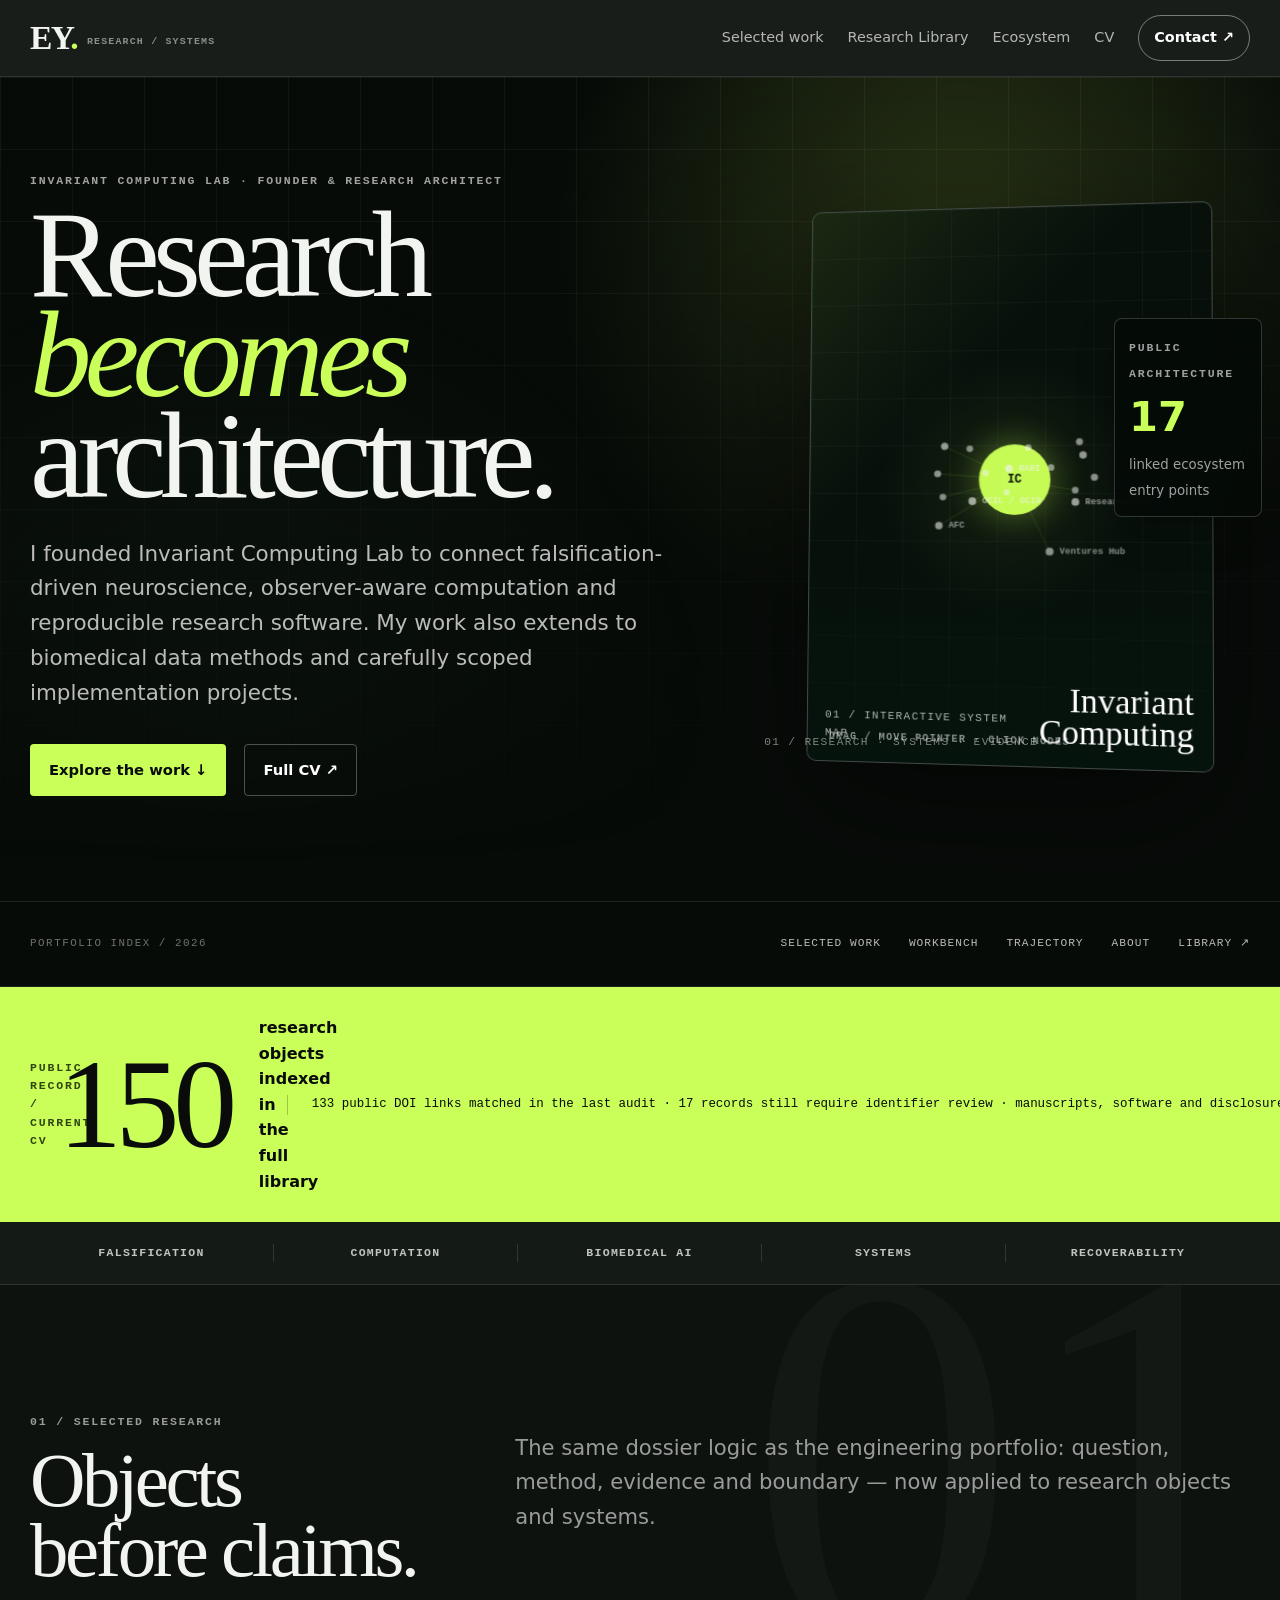
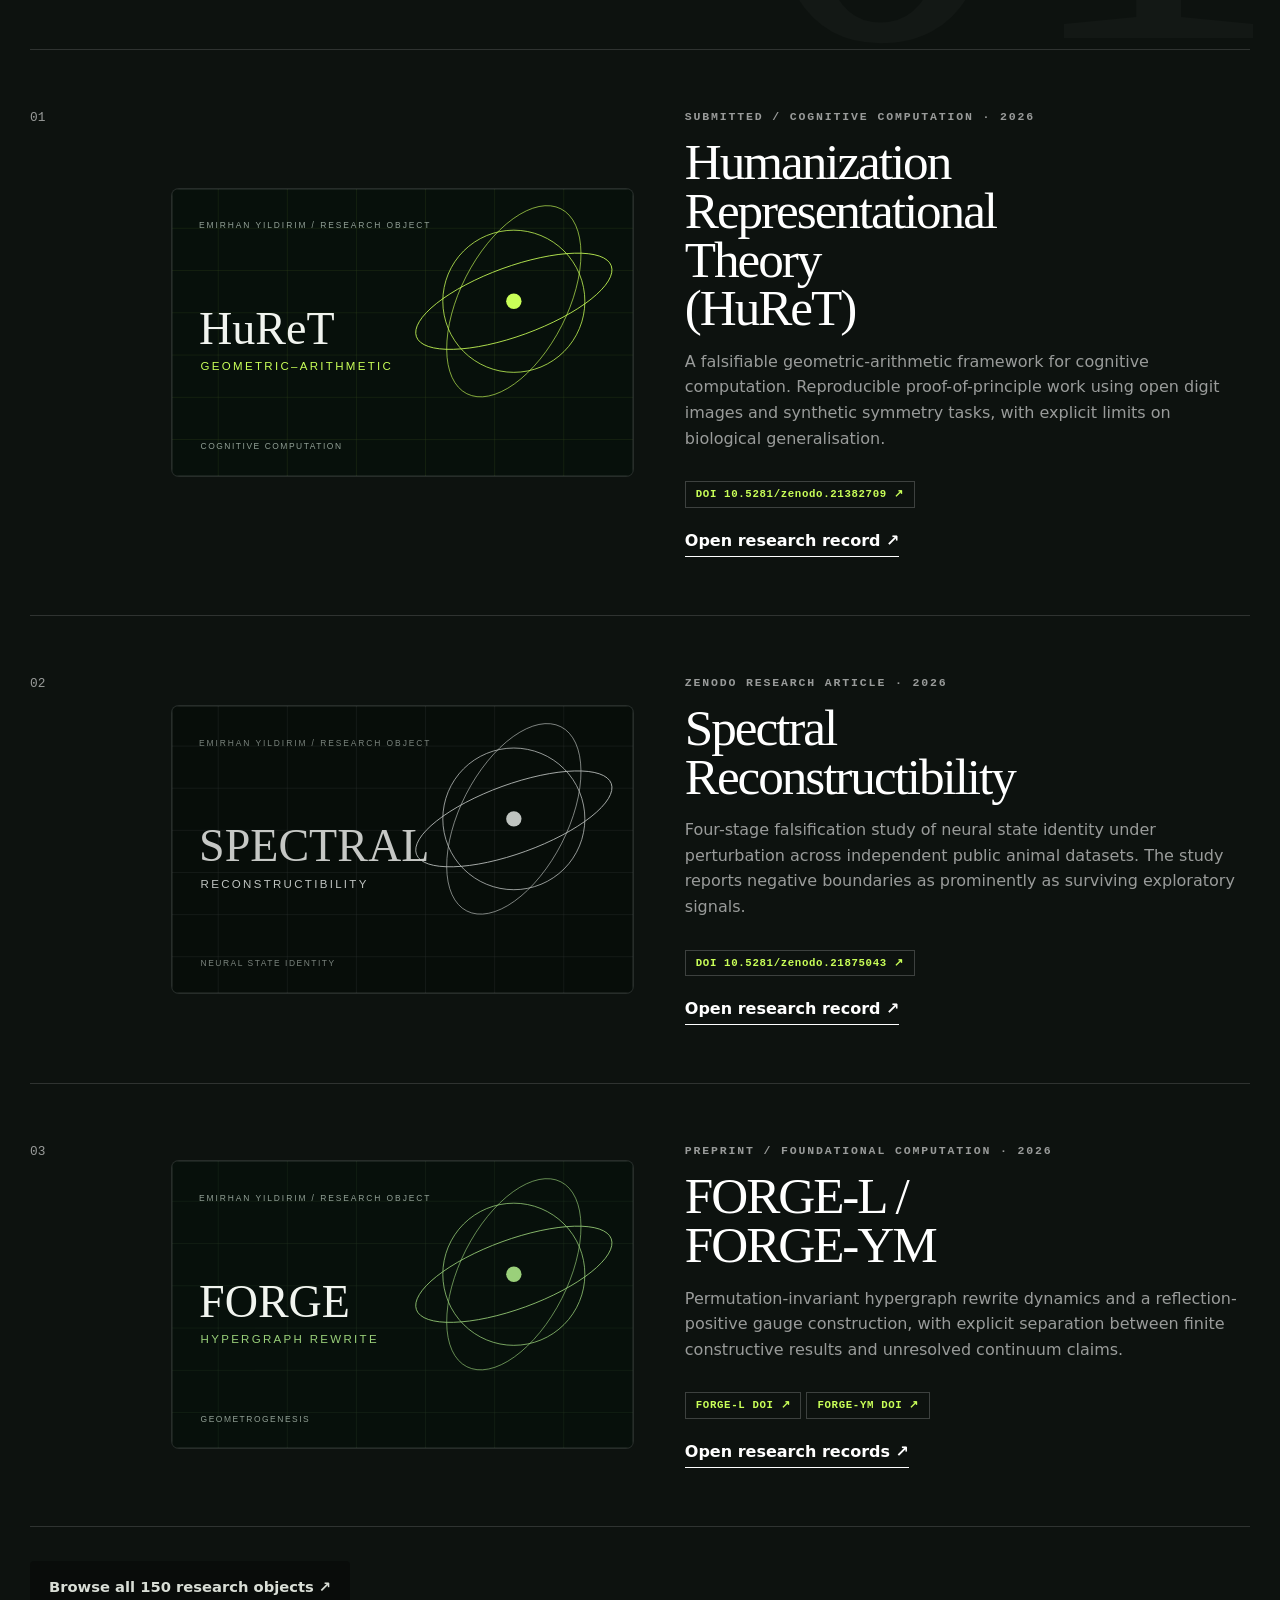
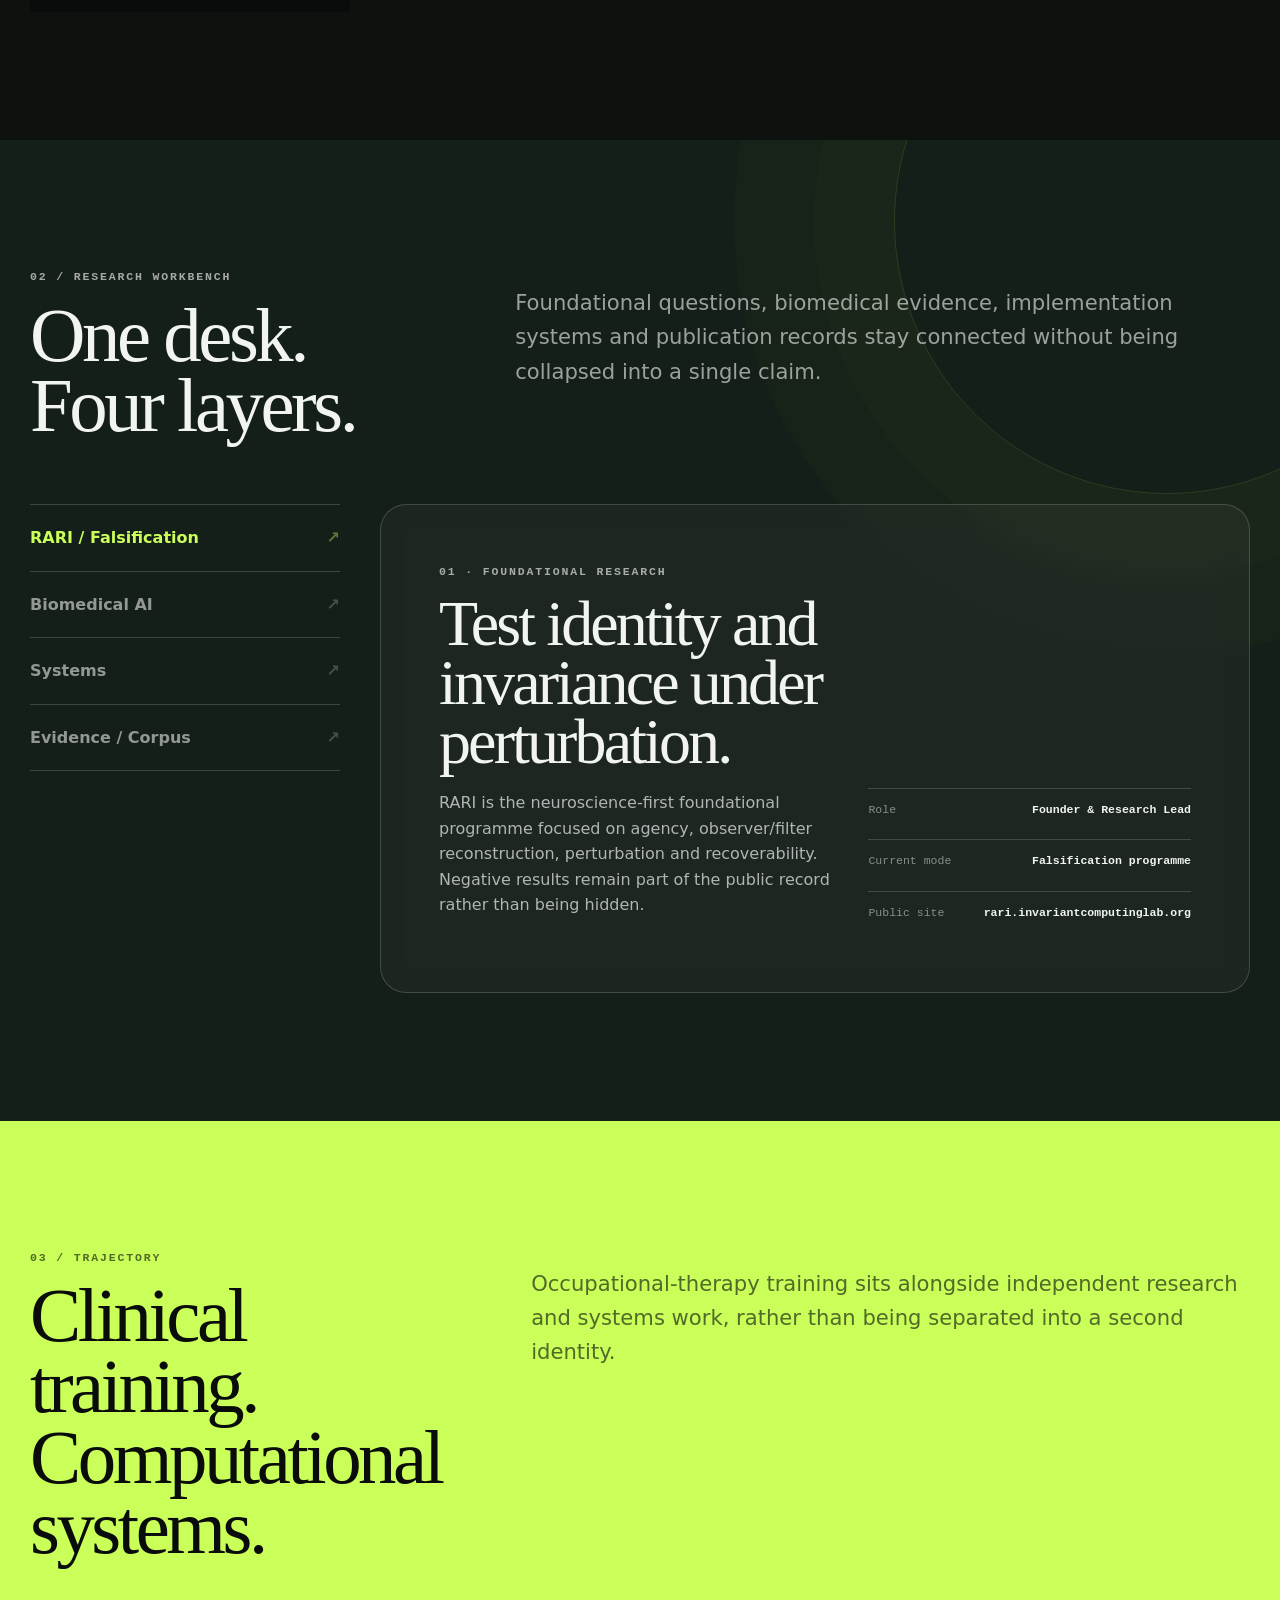
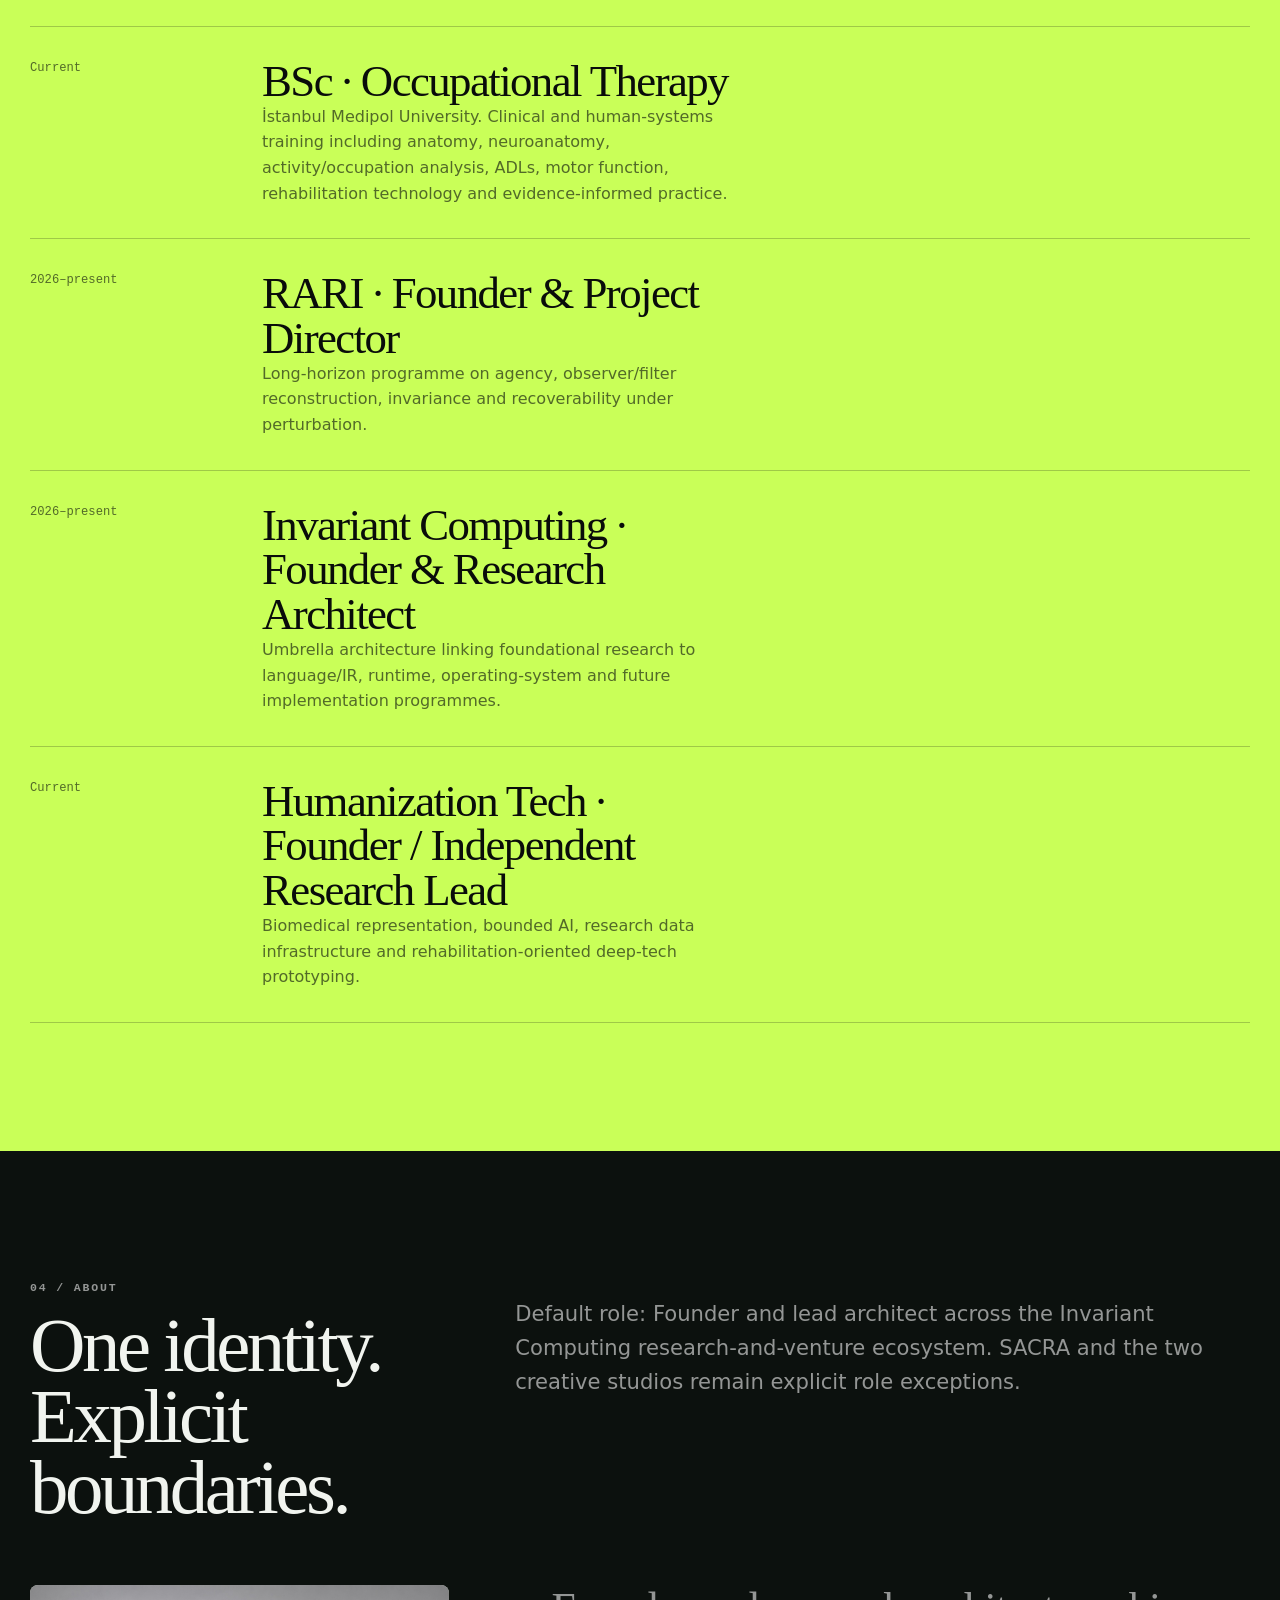
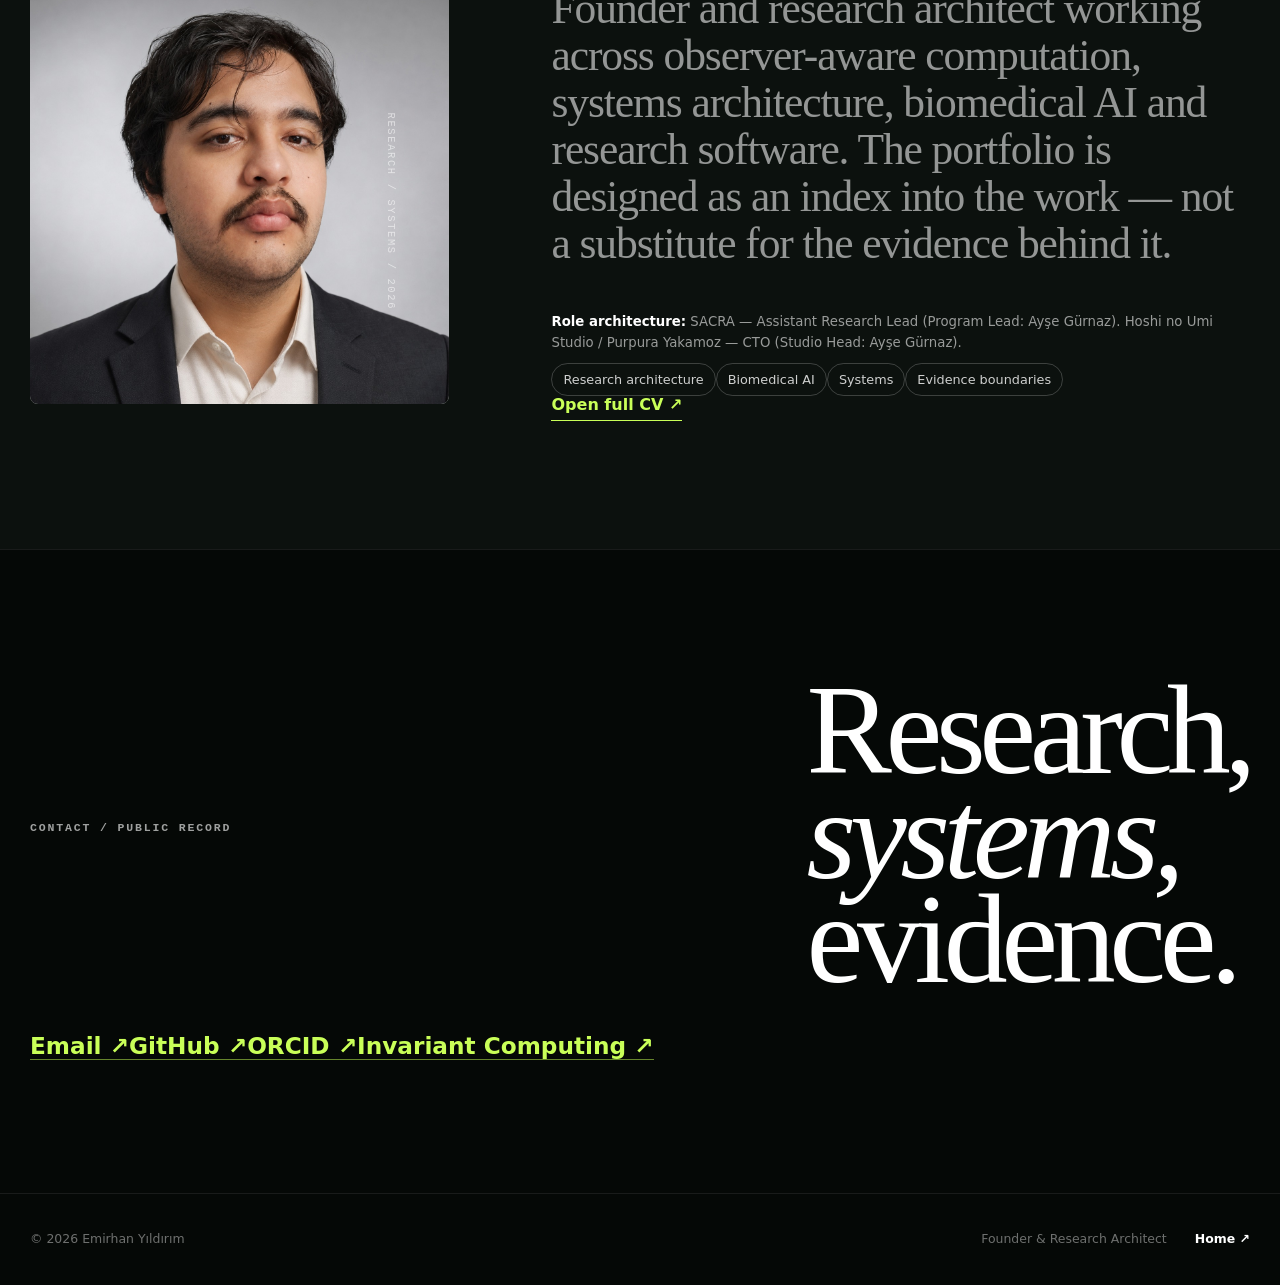
<file: index.html>
<!doctype html><html lang="en"><head><meta charset="utf-8"><meta name="viewport" content="width=device-width,initial-scale=1"><meta name="description" content="Emirhan Yıldırım — founder and research architect of Invariant Computing Lab; computational neuroscience, reproducible AI, research software and applied systems."><meta name="theme-color" content="#0b2f20"><link rel="canonical" href="https://emirhanyildirim-cloud.github.io/"><meta property="og:title" content="Emirhan Yıldırım — Research Architect & Founder"><meta property="og:description" content="Research, systems, evidence and the 17-site Invariant Computing ecosystem."><meta property="og:type" content="website"><meta property="og:url" content="https://emirhanyildirim-cloud.github.io/"><title>Emirhan Yıldırım — Research Architect & Founder</title><link rel="stylesheet" href="css/site.css"></head><body><a class="skip-link" href="#main">Skip to content</a><header class="topbar"><div class="wrap topbar-inner"><a class="brand" href="./">EY<span>.</span><small>Research / Systems</small></a><span></span><nav class="nav" aria-label="Main navigation"><a href="#work">Selected work</a><a href="outputs/">Research Library</a><a href="ecosystem/">Ecosystem</a><a href="cv/">CV</a><a class="nav-cta" href="mailto:emirhan.yildirimmy@gmail.com">Contact ↗</a></nav><button class="menu-btn" aria-label="Open menu" aria-expanded="false"><span></span></button></div></header><main id="main">
<section class="hero"><div class="wrap hero-inner"><div class="hero-copy reveal"><p class="eyebrow light">INVARIANT COMPUTING LAB · FOUNDER & RESEARCH ARCHITECT</p><h1 class="display">Research<br><em>becomes</em><br>architecture.</h1><p class="lede">I founded Invariant Computing Lab to connect falsification-driven neuroscience, observer-aware computation and reproducible research software. My work also extends to biomedical data methods and carefully scoped implementation projects.</p><div class="hero-actions"><a class="button primary" href="#work">Explore the work ↓</a><a class="button ghost" href="cv/">Full CV ↗</a></div></div><div class="hero-visual reveal"><figure class="blueprint-card"><canvas id="ecosystemCanvas" class="eco-canvas" aria-label="Interactive 3D ecosystem map"></canvas><figcaption class="visual-tag"><span>01 / INTERACTIVE SYSTEM MAP</span><b>Invariant<br>Computing</b></figcaption><div class="canvas-hint">DRAG / MOVE POINTER · CLICK NODES</div></figure><div class="orbit-note"><span class="kicker light">Public architecture</span><b>17</b><small>linked ecosystem entry points</small></div><div class="hero-index">01 / RESEARCH · SYSTEMS · EVIDENCE</div></div></div></section>
<nav class="section-index" aria-label="Page sections"><div class="wrap section-index-inner"><span class="index-label">Portfolio index / 2026</span><a href="#work">Selected work</a><a href="#workbench">Workbench</a><a href="#experience">Trajectory</a><a href="#about">About</a><a href="outputs/">Library ↗</a></div></nav>
<section class="metric-band" aria-label="Research corpus"><div class="wrap metric-inner"><p class="eyebrow">PUBLIC RECORD / CURRENT CV</p><strong class="metric-number" data-count="150" data-decimals="0">150</strong><span class="metric-copy">research objects indexed in the full library</span><span class="metric-detail">133 public DOI links matched in the last audit · 17 records still require identifier review · manuscripts, software and disclosures</span></div></section>
<section class="signal-band"><div class="wrap signal-inner"><span>FALSIFICATION</span><span>COMPUTATION</span><span>BIOMEDICAL AI</span><span>SYSTEMS</span><span>RECOVERABILITY</span></div></section>
<section id="work" class="section"><div class="wrap"><div class="section-head reveal"><div><p class="eyebrow">01 / SELECTED RESEARCH</p><h2 class="section-title">Objects<br>before claims.</h2></div><p class="lede">The same dossier logic as the engineering portfolio: question, method, evidence and boundary — now applied to research objects and systems.</p></div><div class="project-ledger">
<article class="project-row reveal"><div class="project-num">01</div><a class="project-image paper-cover" href="https://doi.org/10.5281/zenodo.21382709" target="_blank"><img src="assets/visuals/huret.svg" alt="HuReT research cover"></a><div class="project-copy"><p class="eyebrow">SUBMITTED / COGNITIVE COMPUTATION · 2026</p><h3>Humanization Representational Theory (HuReT)</h3><p>A falsifiable geometric-arithmetic framework for cognitive computation. Reproducible proof-of-principle work using open digit images and synthetic symmetry tasks, with explicit limits on biological generalisation.</p><a class="doi-link" href="https://doi.org/10.5281/zenodo.21382709" target="_blank">DOI 10.5281/zenodo.21382709 ↗</a><br><a class="text-link" href="outputs/?q=HuReT">Open research record ↗</a></div></article>
<article class="project-row reveal"><div class="project-num">02</div><a class="project-image paper-cover dark" href="https://doi.org/10.5281/zenodo.21875043" target="_blank"><img src="assets/visuals/spectral.svg" alt="Spectral Reconstructibility research cover"></a><div class="project-copy"><p class="eyebrow">ZENODO RESEARCH ARTICLE · 2026</p><h3>Spectral Reconstructibility</h3><p>Four-stage falsification study of neural state identity under perturbation across independent public animal datasets. The study reports negative boundaries as prominently as surviving exploratory signals.</p><a class="doi-link" href="https://doi.org/10.5281/zenodo.21875043" target="_blank">DOI 10.5281/zenodo.21875043 ↗</a><br><a class="text-link" href="outputs/?q=Spectral">Open research record ↗</a></div></article>
<article class="project-row reveal"><div class="project-num">03</div><a class="project-image paper-cover" href="https://doi.org/10.5281/zenodo.21609625" target="_blank"><img src="assets/visuals/forge.svg" alt="FORGE research cover"></a><div class="project-copy"><p class="eyebrow">PREPRINT / FOUNDATIONAL COMPUTATION · 2026</p><h3>FORGE-L / FORGE-YM</h3><p>Permutation-invariant hypergraph rewrite dynamics and a reflection-positive gauge construction, with explicit separation between finite constructive results and unresolved continuum claims.</p><a class="doi-link" href="https://doi.org/10.5281/zenodo.21609625" target="_blank">FORGE-L DOI ↗</a> <a class="doi-link" href="https://doi.org/10.5281/zenodo.21612528" target="_blank">FORGE-YM DOI ↗</a><br><a class="text-link" href="outputs/?q=FORGE">Open research records ↗</a></div></article>
</div><div style="margin-top:34px"><a class="button dark" href="outputs/">Browse all 150 research objects ↗</a></div></div></section>
<section id="workbench" class="workbench"><div class="wrap workbench-inner"><div class="section-head reveal"><div><p class="eyebrow light">02 / RESEARCH WORKBENCH</p><h2 class="section-title">One desk.<br>Four layers.</h2></div><p class="lede">Foundational questions, biomedical evidence, implementation systems and publication records stay connected without being collapsed into a single claim.</p></div><div class="workbench-grid reveal"><div class="tool-tabs" role="tablist"><button class="tool-tab active" data-target="panel-rari" role="tab" aria-selected="true">RARI / Falsification</button><button class="tool-tab" data-target="panel-bio" role="tab">Biomedical AI</button><button class="tool-tab" data-target="panel-systems" role="tab">Systems</button><button class="tool-tab" data-target="panel-evidence" role="tab">Evidence / Corpus</button></div><div>
<article id="panel-rari" class="tool-panel active"><div><p class="kicker light">01 · FOUNDATIONAL RESEARCH</p><h3>Test identity and invariance under perturbation.</h3><p>RARI is the neuroscience-first foundational programme focused on agency, observer/filter reconstruction, perturbation and recoverability. Negative results remain part of the public record rather than being hidden.</p></div><div class="panel-meta"><div><span>Role</span><b>Founder & Research Lead</b></div><div><span>Current mode</span><b>Falsification programme</b></div><div><span>Public site</span><b>rari.invariantcomputinglab.org</b></div></div></article>
<article id="panel-bio" class="tool-panel"><div><p class="kicker light">02 · HUMAN / BIOLOGICAL SYSTEMS</p><h3>Build auditable research infrastructure around real data.</h3><p>Humanization Tech and related work span biomedical representation, markerless movement analysis, rhythmic auditory guidance, MRI capsule research and bounded policy-evolution experiments.</p></div><div class="panel-meta"><div><span>Role</span><b>Founder / Independent Research Lead</b></div><div><span>Examples</span><b>RhythmWalk · MRI · gait video</b></div><div><span>Boundary</span><b>Research-use / evidence-labelled</b></div></div></article>
<article id="panel-systems" class="tool-panel"><div><p class="kicker light">03 · COMPUTING SYSTEMS</p><h3>Turn research constraints into architecture.</h3><p>Invariant OS, Geometrodynamic Computing, ATMER and Prometheus components explore language/IR, bounded runtime, spatial representation, model routing, provenance and recoverable workflows.</p></div><div class="panel-meta"><div><span>Programmes</span><b>Invariant OS · Geometrodynamic · ATMER</b></div><div><span>System theme</span><b>Bounded / auditable / recoverable</b></div><div><span>Public layer</span><b>17-site ecosystem</b></div></div></article>
<article id="panel-evidence" class="tool-panel"><div><p class="kicker light">04 · PUBLIC RECORD</p><h3>Make the evidence layer navigable.</h3><p>The research library indexes every item currently listed in the CV: submitted work, manuscripts, monographs, conference outputs, patent-oriented disclosures and historical exploratory records.</p></div><div class="panel-meta"><div><span>Indexed objects</span><b>150</b></div><div><span>Public Zenodo</span><b>133</b></div><div><span>Private / unlisted</span><b>17</b></div></div></article>
</div></div></div></section>
<section id="experience" class="section timeline-section"><div class="wrap"><div class="section-head reveal"><div><p class="eyebrow">03 / TRAJECTORY</p><h2 class="section-title">Clinical training.<br>Computational systems.</h2></div><p class="lede">Occupational-therapy training sits alongside independent research and systems work, rather than being separated into a second identity.</p></div><div class="timeline reveal">
<article class="timeline-item"><time>Current</time><div><h3>BSc · Occupational Therapy</h3><p>İstanbul Medipol University. Clinical and human-systems training including anatomy, neuroanatomy, activity/occupation analysis, ADLs, motor function, rehabilitation technology and evidence-informed practice.</p></div></article>
<article class="timeline-item"><time>2026–present</time><div><h3>RARI · Founder & Project Director</h3><p>Long-horizon programme on agency, observer/filter reconstruction, invariance and recoverability under perturbation.</p></div></article>
<article class="timeline-item"><time>2026–present</time><div><h3>Invariant Computing · Founder & Research Architect</h3><p>Umbrella architecture linking foundational research to language/IR, runtime, operating-system and future implementation programmes.</p></div></article>
<article class="timeline-item"><time>Current</time><div><h3>Humanization Tech · Founder / Independent Research Lead</h3><p>Biomedical representation, bounded AI, research data infrastructure and rehabilitation-oriented deep-tech prototyping.</p></div></article>
</div></div></section>
<section id="about" class="section"><div class="wrap"><div class="section-head reveal"><div><p class="eyebrow">04 / ABOUT</p><h2 class="section-title">One identity.<br>Explicit boundaries.</h2></div><p class="lede">Default role: Founder and lead architect across the Invariant Computing research-and-venture ecosystem. SACRA and the two creative studios remain explicit role exceptions.</p></div><div class="about-grid"><div class="portrait-shell local-profile reveal"><img src="assets/media/emirhan-yildirim-hires.jpg" alt="Emirhan Yıldırım"></div><div class="about-copy reveal"><p class="lede">Founder and research architect working across observer-aware computation, systems architecture, biomedical AI and research software. The portfolio is designed as an index into the work — not a substitute for the evidence behind it.</p><p class="role-note"><b>Role architecture:</b> SACRA — Assistant Research Lead (Program Lead: Ayşe Gürnaz). Hoshi no Umi Studio / Purpura Yakamoz — CTO (Studio Head: Ayşe Gürnaz).</p><div class="chip-row"><span class="chip">Research architecture</span><span class="chip">Biomedical AI</span><span class="chip">Systems</span><span class="chip">Evidence boundaries</span></div><a class="text-link" href="cv/">Open full CV ↗</a></div></div></div></section>
<section class="contact-band"><div class="wrap contact-inner"><p class="eyebrow light">CONTACT / PUBLIC RECORD</p><h2>Research,<br><em>systems,</em><br>evidence.</h2><div class="contact-links"><a href="mailto:emirhan.yildirimmy@gmail.com">Email ↗</a><a href="https://github.com/emirhanyildirim-cloud" target="_blank">GitHub ↗</a><a href="https://orcid.org/0009-0002-5884-3660" target="_blank">ORCID ↗</a><a href="https://invariantcomputinglab.org/" target="_blank">Invariant Computing ↗</a></div></div></section>
</main><footer class="wrap footer"><span>© 2026 Emirhan Yıldırım</span><span>Founder & Research Architect</span><a href="./">Home ↗</a></footer><script src="js/ecosystem-data.js"></script><script src="js/site.js"></script></body></html>
</file>
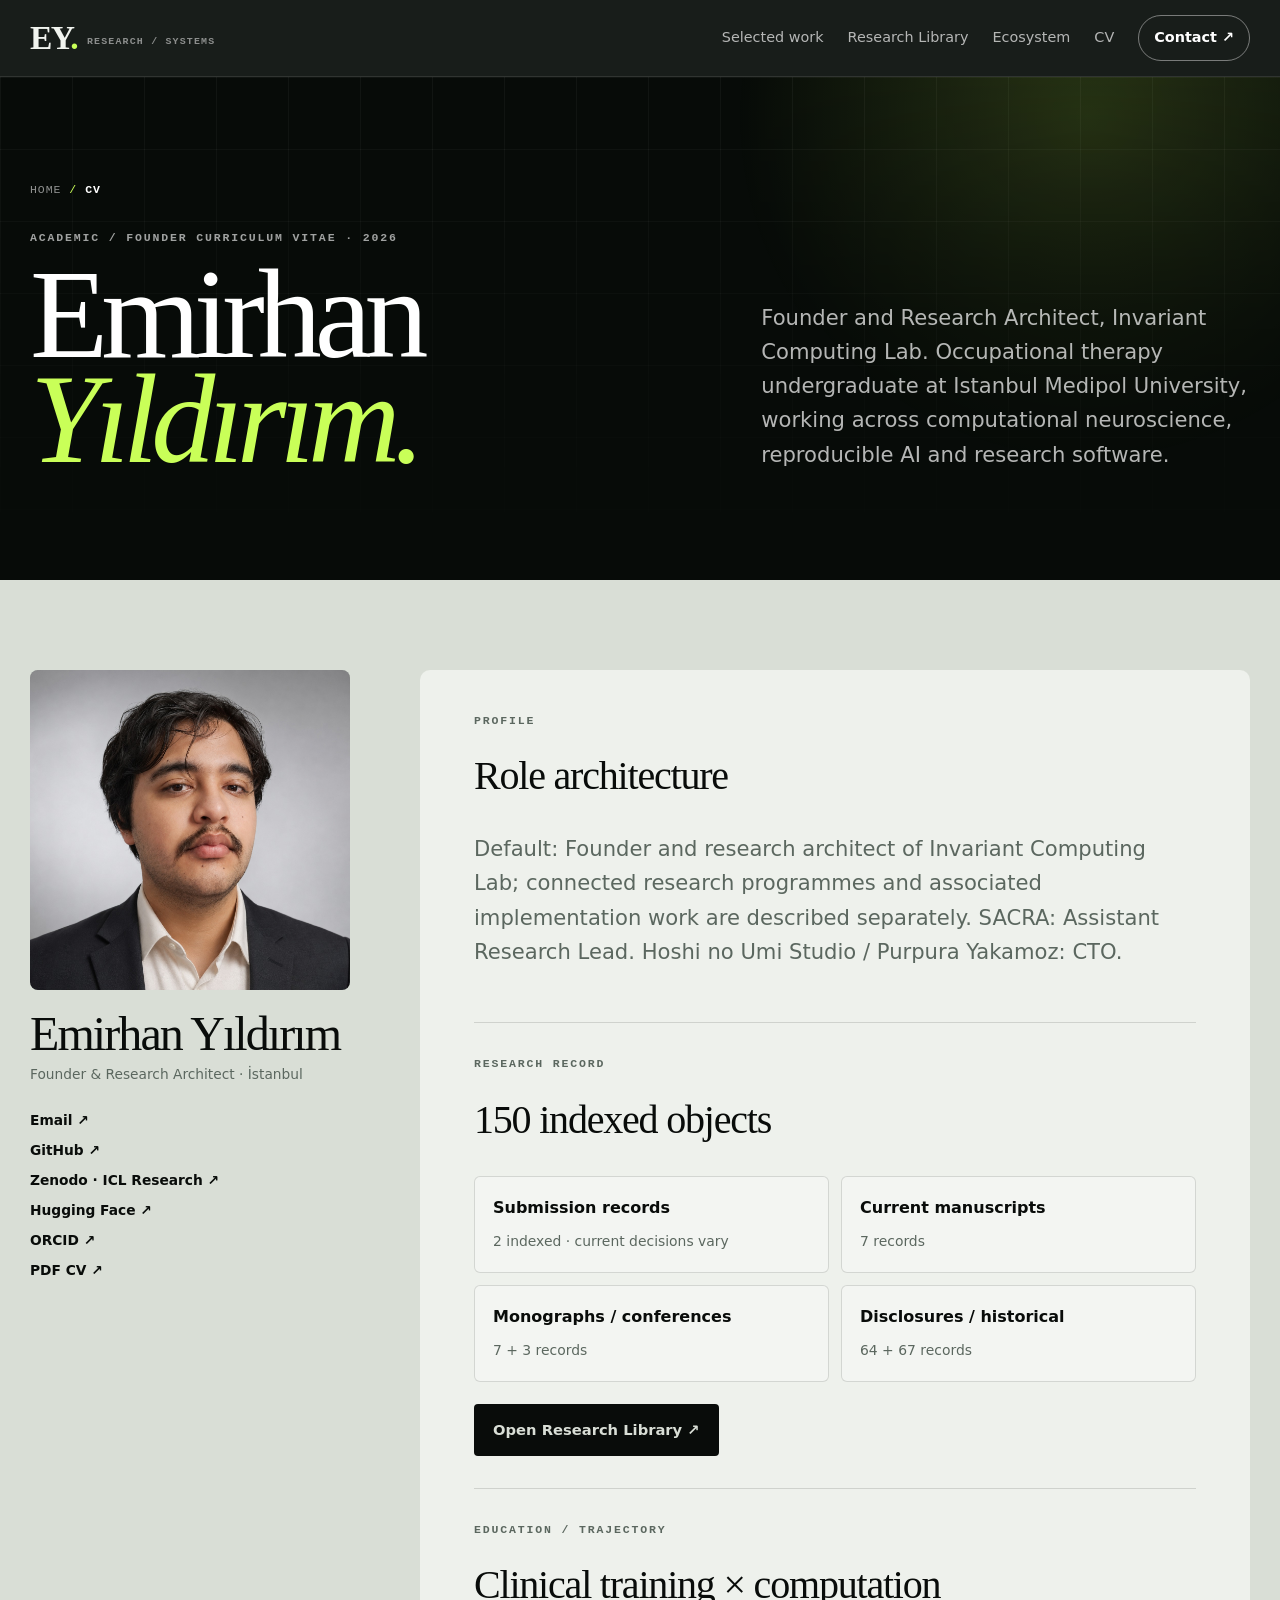
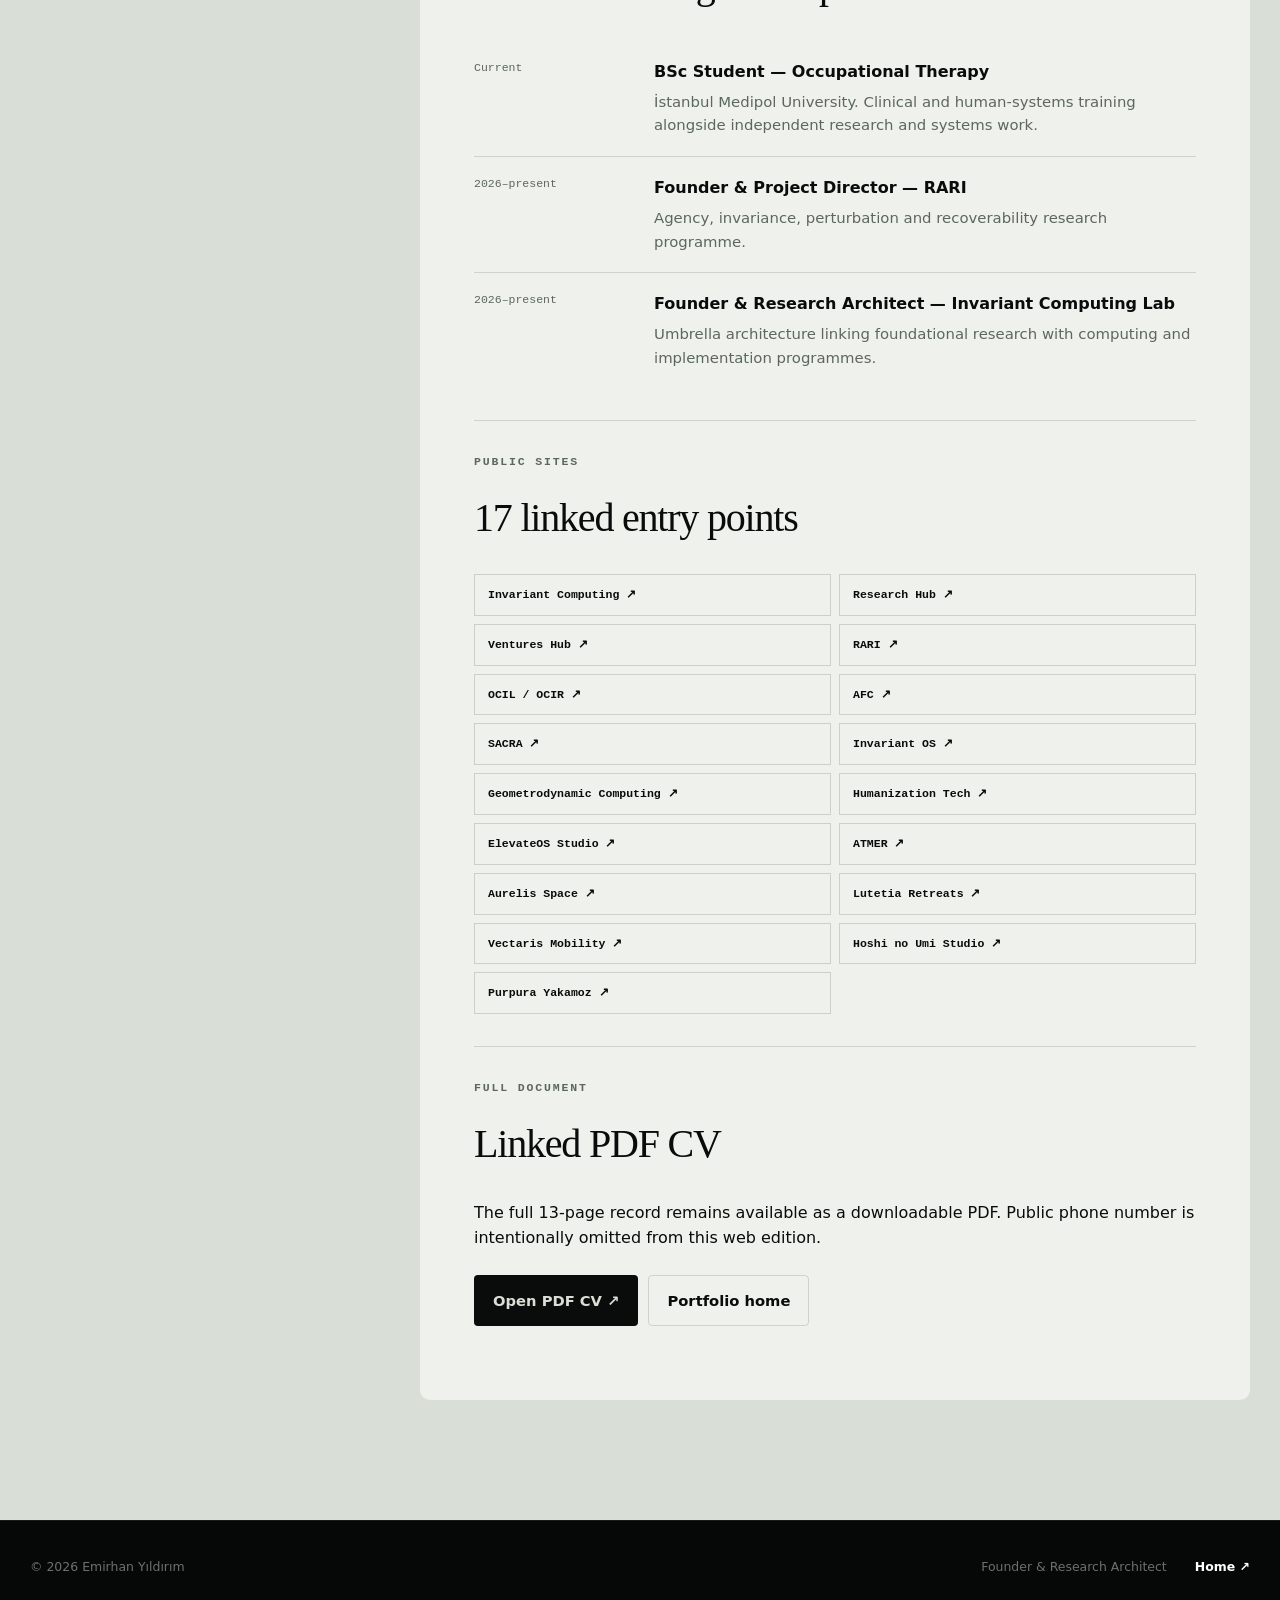
<file: cv/index.html>
<!doctype html><html lang="en"><head><meta charset="utf-8"><meta name="viewport" content="width=device-width,initial-scale=1"><meta name="description" content="Emirhan Yıldırım — founder and research architect at Invariant Computing Lab; academic training, research programmes and selected technical work."><title>CV — Emirhan Yıldırım</title><link rel="stylesheet" href="../css/site.css"></head><body><a class="skip-link" href="#main">Skip to content</a><header class="topbar"><div class="wrap topbar-inner"><a class="brand" href="../">EY<span>.</span><small>Research / Systems</small></a><span></span><nav class="nav" aria-label="Main navigation"><a href="../#work">Selected work</a><a href="../outputs/">Research Library</a><a href="../ecosystem/">Ecosystem</a><a href="../cv/">CV</a><a class="nav-cta" href="mailto:emirhan.yildirimmy@gmail.com">Contact ↗</a></nav><button class="menu-btn" aria-label="Open menu" aria-expanded="false"><span></span></button></div></header><main id="main"><section class="page-hero"><div class="wrap page-hero-inner"><div class="reveal"><div class="crumbs"><a href="../">Home</a><span>/</span><b>CV</b></div><p class="eyebrow light">ACADEMIC / FOUNDER CURRICULUM VITAE · 2026</p><h1>Emirhan<br><em>Yıldırım.</em></h1></div><p class="lede reveal">Founder and Research Architect, Invariant Computing Lab. Occupational therapy undergraduate at Istanbul Medipol University, working across computational neuroscience, reproducible AI and research software.</p></div></section><section><div class="wrap cv-grid"><aside class="cv-aside reveal"><div class="portrait-shell local-profile"><img src="../assets/media/emirhan-yildirim-hires.jpg" alt="Emirhan Yıldırım"></div><h2 class="cv-name">Emirhan Yıldırım</h2><div class="cv-meta">Founder & Research Architect · İstanbul</div><div class="cv-links"><a href="mailto:emirhan.yildirimmy@gmail.com">Email ↗</a><a href="https://github.com/emirhanyildirim-cloud" target="_blank" rel="noopener">GitHub ↗</a><a href="https://zenodo.org/communities/invariant-computing-lab/" target="_blank" rel="noopener">Zenodo · ICL Research ↗</a><a href="https://huggingface.co/invariant-computing-lab" target="_blank" rel="noopener">Hugging Face ↗</a><a href="https://orcid.org/0009-0002-5884-3660" target="_blank">ORCID ↗</a><a href="../assets/media/Emirhan_Yildirim_CV_2026.pdf" target="_blank">PDF CV ↗</a></div></aside><div class="cv-main reveal"><section class="cv-section"><p class="eyebrow">PROFILE</p><h2>Role architecture</h2><p class="lede">Default: Founder and research architect of Invariant Computing Lab; connected research programmes and associated implementation work are described separately. SACRA: Assistant Research Lead. Hoshi no Umi Studio / Purpura Yakamoz: CTO.</p></section><section class="cv-section"><p class="eyebrow">RESEARCH RECORD</p><h2>150 indexed objects</h2><div class="skill-matrix"><div class="skill-card"><b>Submission records</b><span>2 indexed · current decisions vary</span></div><div class="skill-card"><b>Current manuscripts</b><span>7 records</span></div><div class="skill-card"><b>Monographs / conferences</b><span>7 + 3 records</span></div><div class="skill-card"><b>Disclosures / historical</b><span>64 + 67 records</span></div></div><div class="doc-actions" style="margin-top:22px"><a class="button dark" href="../outputs/">Open Research Library ↗</a></div></section><section class="cv-section"><p class="eyebrow">EDUCATION / TRAJECTORY</p><h2>Clinical training × computation</h2><div class="cv-entry"><time>Current</time><div><h3>BSc Student — Occupational Therapy</h3><p>İstanbul Medipol University. Clinical and human-systems training alongside independent research and systems work.</p></div></div><div class="cv-entry"><time>2026–present</time><div><h3>Founder & Project Director — RARI</h3><p>Agency, invariance, perturbation and recoverability research programme.</p></div></div><div class="cv-entry"><time>2026–present</time><div><h3>Founder & Research Architect — Invariant Computing Lab</h3><p>Umbrella architecture linking foundational research with computing and implementation programmes.</p></div></div></section><section class="cv-section"><p class="eyebrow">PUBLIC SITES</p><h2>17 linked entry points</h2><div class="site-link-grid"><a href="https://invariantcomputinglab.org/" target="_blank">Invariant Computing ↗</a><a href="https://research.invariantcomputinglab.org/" target="_blank">Research Hub ↗</a><a href="https://ventures.invariantcomputinglab.org/" target="_blank">Ventures Hub ↗</a><a href="https://rari.invariantcomputinglab.org/" target="_blank">RARI ↗</a><a href="https://ocil-ocir.invariantcomputinglab.org/" target="_blank">OCIL / OCIR ↗</a><a href="https://annihilation-free-computing.invariantcomputinglab.org/" target="_blank">AFC ↗</a><a href="https://sacra.invariantcomputinglab.org/" target="_blank">SACRA ↗</a><a href="https://invariant-os.invariantcomputinglab.org/" target="_blank">Invariant OS ↗</a><a href="https://geometrodynamic-computing.invariantcomputinglab.org/" target="_blank">Geometrodynamic Computing ↗</a><a href="https://humanization-tech.invariantcomputinglab.org/" target="_blank">Humanization Tech ↗</a><a href="https://elevateos-studio.invariantcomputinglab.org/" target="_blank">ElevateOS Studio ↗</a><a href="https://atmer.invariantcomputinglab.org/" target="_blank">ATMER ↗</a><a href="https://aurelis-space.invariantcomputinglab.org/" target="_blank">Aurelis Space ↗</a><a href="https://lutetia-retreats.invariantcomputinglab.org/" target="_blank">Lutetia Retreats ↗</a><a href="https://vectaris-mobility.invariantcomputinglab.org/" target="_blank">Vectaris Mobility ↗</a><a href="https://hoshi-no-umi-studio.invariantcomputinglab.org/" target="_blank">Hoshi no Umi Studio ↗</a><a href="https://purpura-yakamoz.invariantcomputinglab.org/" target="_blank">Purpura Yakamoz ↗</a></div></section><section class="cv-section"><p class="eyebrow">FULL DOCUMENT</p><h2>Linked PDF CV</h2><p>The full 13-page record remains available as a downloadable PDF. Public phone number is intentionally omitted from this web edition.</p><div class="doc-actions"><a class="button dark" href="../assets/media/Emirhan_Yildirim_CV_2026.pdf" target="_blank">Open PDF CV ↗</a><a class="button outline" href="../">Portfolio home</a></div></section></div></div></section></main><footer class="wrap footer"><span>© 2026 Emirhan Yıldırım</span><span>Founder & Research Architect</span><a href="../">Home ↗</a></footer><script src="../js/site.js"></script></body></html>
</file>
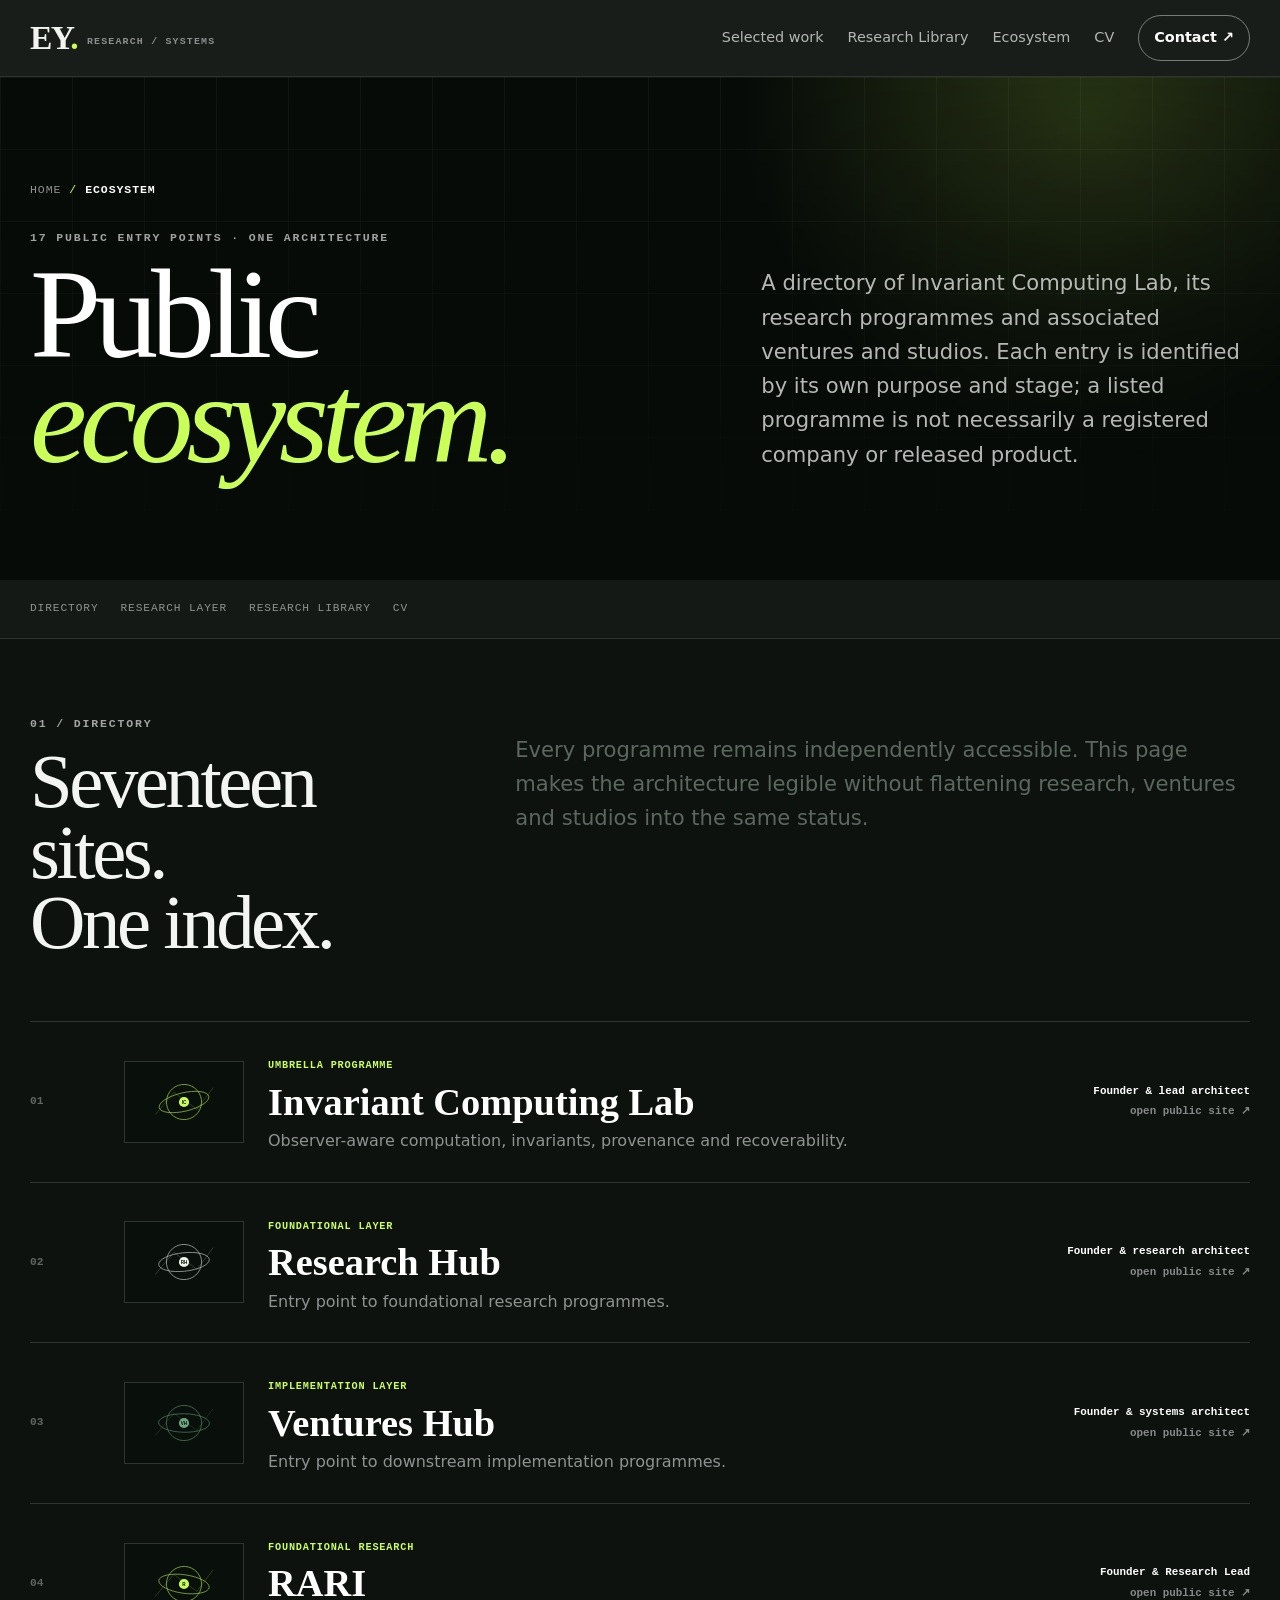
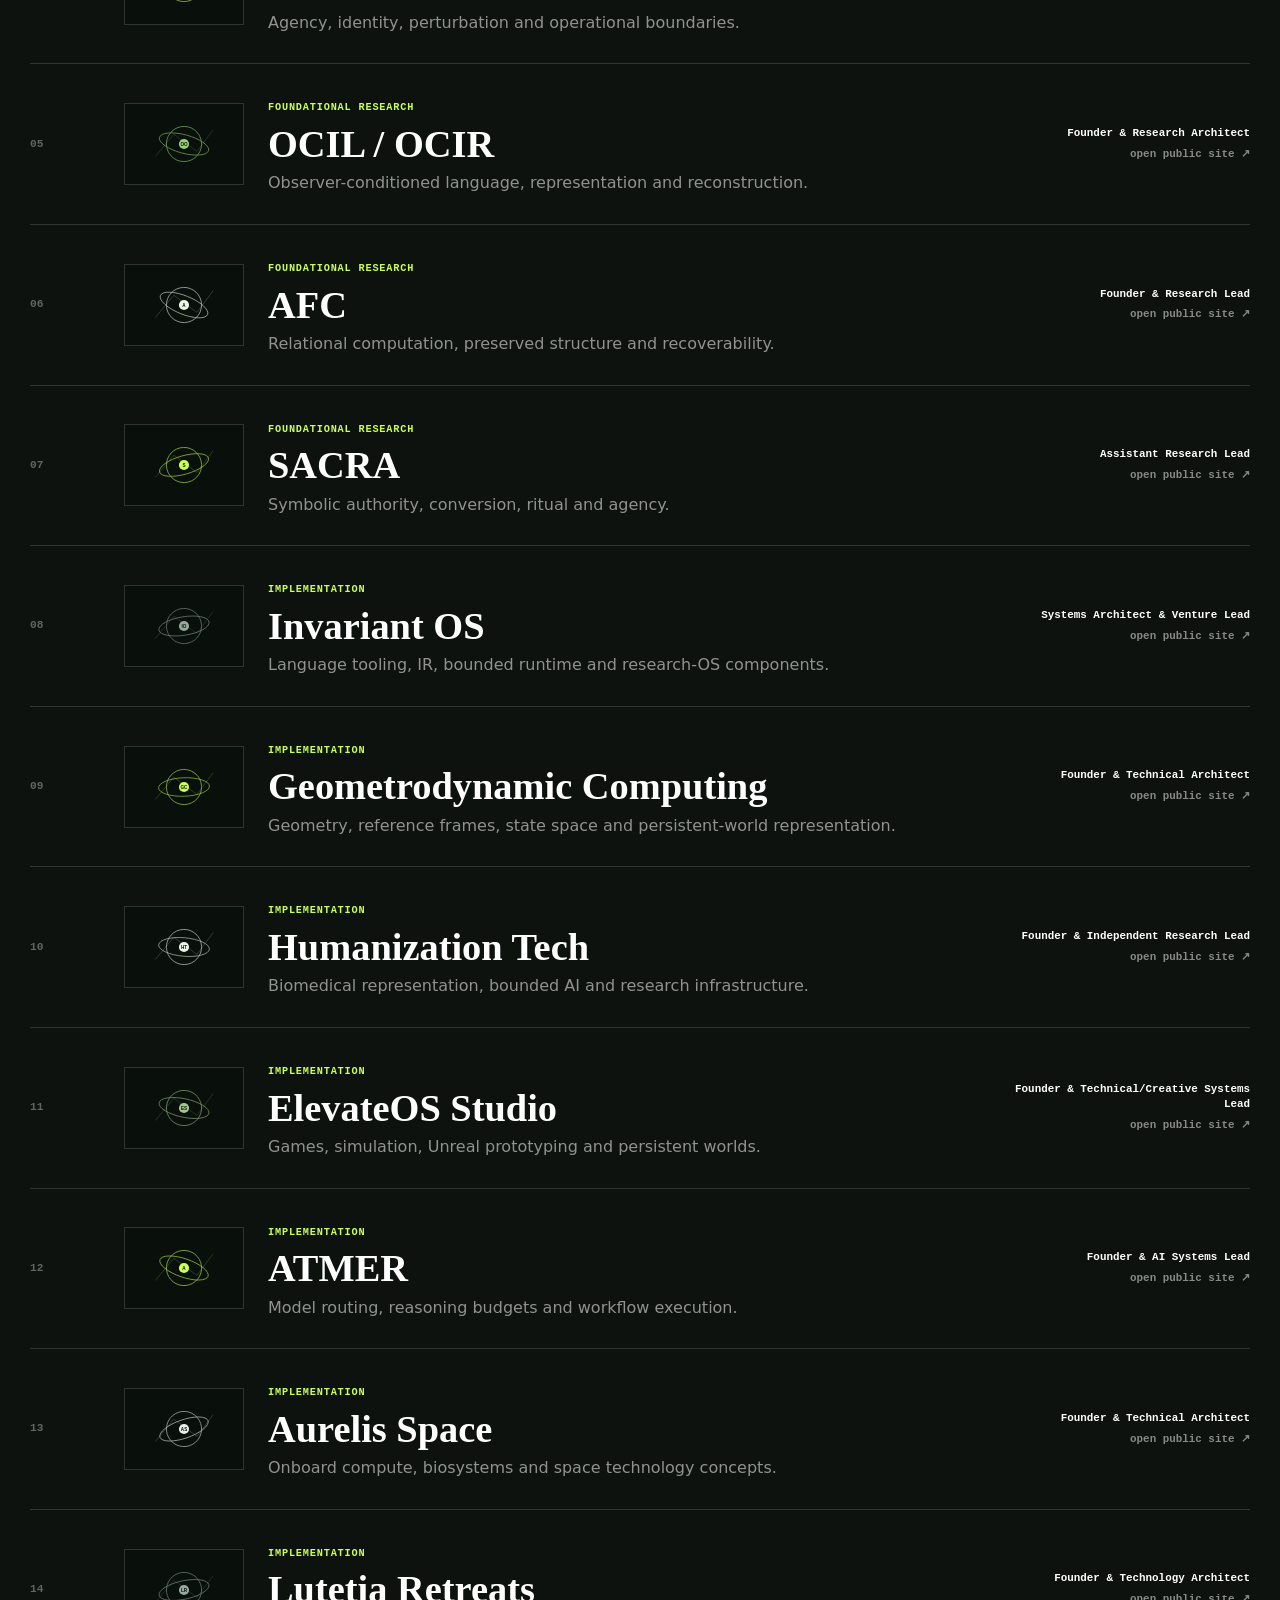
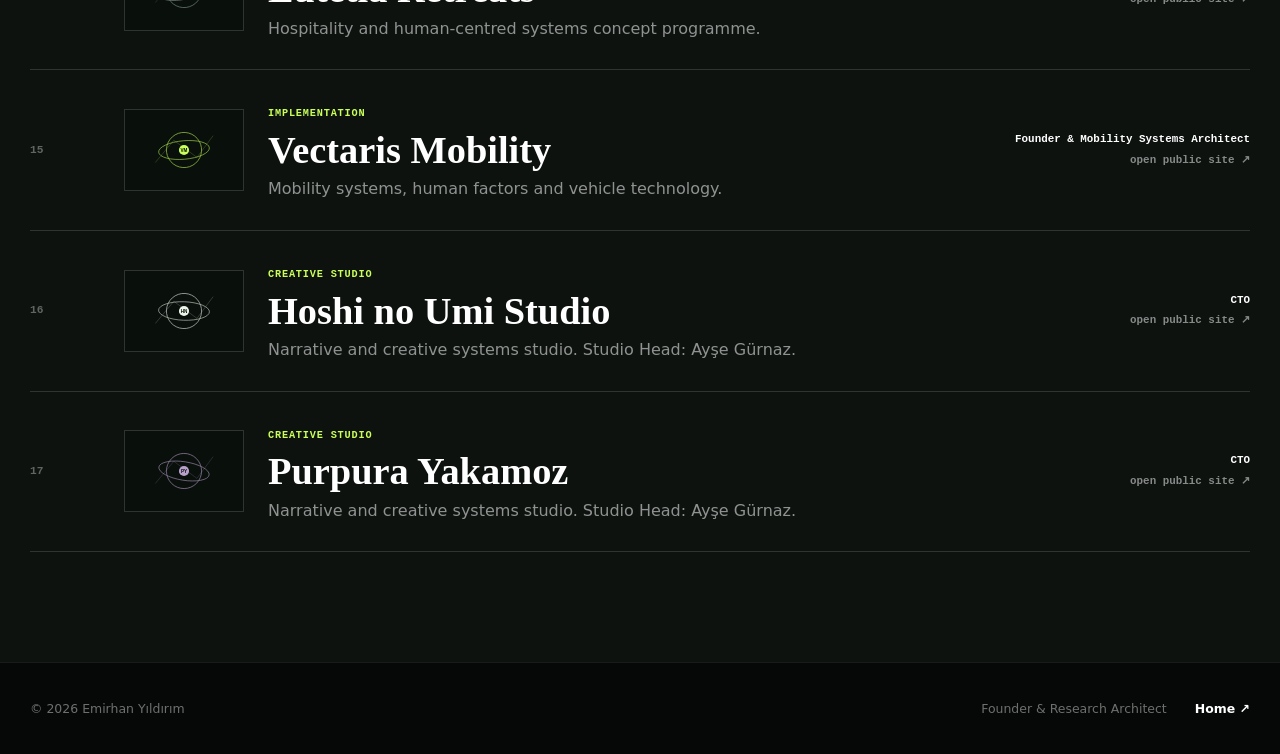
<file: ecosystem/index.html>
<!doctype html><html lang="en"><head><meta charset="utf-8"><meta name="viewport" content="width=device-width,initial-scale=1"><meta name="description" content="Invariant Computing Lab research programmes and associated implementation ventures: public ecosystem directory."><title>Ecosystem — Emirhan Yıldırım</title><link rel="stylesheet" href="../css/site.css"></head><body><a class="skip-link" href="#main">Skip to content</a><header class="topbar"><div class="wrap topbar-inner"><a class="brand" href="../">EY<span>.</span><small>Research / Systems</small></a><span></span><nav class="nav" aria-label="Main navigation"><a href="../#work">Selected work</a><a href="../outputs/">Research Library</a><a href="../ecosystem/">Ecosystem</a><a href="../cv/">CV</a><a class="nav-cta" href="mailto:emirhan.yildirimmy@gmail.com">Contact ↗</a></nav><button class="menu-btn" aria-label="Open menu" aria-expanded="false"><span></span></button></div></header><main id="main"><section class="page-hero"><div class="wrap page-hero-inner"><div class="reveal"><div class="crumbs"><a href="../">Home</a><span>/</span><b>Ecosystem</b></div><p class="eyebrow light">17 PUBLIC ENTRY POINTS · ONE ARCHITECTURE</p><h1>Public<br><em>ecosystem.</em></h1></div><p class="lede reveal">A directory of Invariant Computing Lab, its research programmes and associated ventures and studios. Each entry is identified by its own purpose and stage; a listed programme is not necessarily a registered company or released product.</p></div></section><nav class="dossier-nav"><div class="wrap dossier-nav-inner"><a href="#directory">Directory</a><a href="../research/">Research layer</a><a href="../outputs/">Research Library</a><a href="../cv/">CV</a></div></nav><section class="library-shell" id="directory"><div class="wrap"><div class="section-head reveal"><div><p class="eyebrow light">01 / DIRECTORY</p><h2 class="section-title">Seventeen sites.<br>One index.</h2></div><p class="lede">Every programme remains independently accessible. This page makes the architecture legible without flattening research, ventures and studios into the same status.</p></div><div class="ecosystem-ledger"><a class="eco-row reveal" href="https://invariantcomputinglab.org/" target="_blank" rel="noopener"><div class="eco-num">01</div><div class="eco-mark"><img src="../assets/marks/01.svg" alt=""></div><div class="eco-copy"><small>Umbrella programme</small><h3>Invariant Computing Lab</h3><p>Observer-aware computation, invariants, provenance and recoverability.</p></div><div class="eco-role"><b>Founder &amp; lead architect</b>open public site ↗</div></a><a class="eco-row reveal" href="https://research.invariantcomputinglab.org/" target="_blank" rel="noopener"><div class="eco-num">02</div><div class="eco-mark"><img src="../assets/marks/02.svg" alt=""></div><div class="eco-copy"><small>Foundational layer</small><h3>Research Hub</h3><p>Entry point to foundational research programmes.</p></div><div class="eco-role"><b>Founder &amp; research architect</b>open public site ↗</div></a><a class="eco-row reveal" href="https://ventures.invariantcomputinglab.org/" target="_blank" rel="noopener"><div class="eco-num">03</div><div class="eco-mark"><img src="../assets/marks/03.svg" alt=""></div><div class="eco-copy"><small>Implementation layer</small><h3>Ventures Hub</h3><p>Entry point to downstream implementation programmes.</p></div><div class="eco-role"><b>Founder &amp; systems architect</b>open public site ↗</div></a><a class="eco-row reveal" href="https://rari.invariantcomputinglab.org/" target="_blank" rel="noopener"><div class="eco-num">04</div><div class="eco-mark"><img src="../assets/marks/04.svg" alt=""></div><div class="eco-copy"><small>Foundational research</small><h3>RARI</h3><p>Agency, identity, perturbation and operational boundaries.</p></div><div class="eco-role"><b>Founder &amp; Research Lead</b>open public site ↗</div></a><a class="eco-row reveal" href="https://ocil-ocir.invariantcomputinglab.org/" target="_blank" rel="noopener"><div class="eco-num">05</div><div class="eco-mark"><img src="../assets/marks/05.svg" alt=""></div><div class="eco-copy"><small>Foundational research</small><h3>OCIL / OCIR</h3><p>Observer-conditioned language, representation and reconstruction.</p></div><div class="eco-role"><b>Founder &amp; Research Architect</b>open public site ↗</div></a><a class="eco-row reveal" href="https://annihilation-free-computing.invariantcomputinglab.org/" target="_blank" rel="noopener"><div class="eco-num">06</div><div class="eco-mark"><img src="../assets/marks/06.svg" alt=""></div><div class="eco-copy"><small>Foundational research</small><h3>AFC</h3><p>Relational computation, preserved structure and recoverability.</p></div><div class="eco-role"><b>Founder &amp; Research Lead</b>open public site ↗</div></a><a class="eco-row reveal" href="https://sacra.invariantcomputinglab.org/" target="_blank" rel="noopener"><div class="eco-num">07</div><div class="eco-mark"><img src="../assets/marks/07.svg" alt=""></div><div class="eco-copy"><small>Foundational research</small><h3>SACRA</h3><p>Symbolic authority, conversion, ritual and agency.</p></div><div class="eco-role"><b>Assistant Research Lead</b>open public site ↗</div></a><a class="eco-row reveal" href="https://invariant-os.invariantcomputinglab.org/" target="_blank" rel="noopener"><div class="eco-num">08</div><div class="eco-mark"><img src="../assets/marks/08.svg" alt=""></div><div class="eco-copy"><small>Implementation</small><h3>Invariant OS</h3><p>Language tooling, IR, bounded runtime and research-OS components.</p></div><div class="eco-role"><b>Systems Architect &amp; Venture Lead</b>open public site ↗</div></a><a class="eco-row reveal" href="https://geometrodynamic-computing.invariantcomputinglab.org/" target="_blank" rel="noopener"><div class="eco-num">09</div><div class="eco-mark"><img src="../assets/marks/09.svg" alt=""></div><div class="eco-copy"><small>Implementation</small><h3>Geometrodynamic Computing</h3><p>Geometry, reference frames, state space and persistent-world representation.</p></div><div class="eco-role"><b>Founder &amp; Technical Architect</b>open public site ↗</div></a><a class="eco-row reveal" href="https://humanization-tech.invariantcomputinglab.org/" target="_blank" rel="noopener"><div class="eco-num">10</div><div class="eco-mark"><img src="../assets/marks/10.svg" alt=""></div><div class="eco-copy"><small>Implementation</small><h3>Humanization Tech</h3><p>Biomedical representation, bounded AI and research infrastructure.</p></div><div class="eco-role"><b>Founder &amp; Independent Research Lead</b>open public site ↗</div></a><a class="eco-row reveal" href="https://elevateos-studio.invariantcomputinglab.org/" target="_blank" rel="noopener"><div class="eco-num">11</div><div class="eco-mark"><img src="../assets/marks/11.svg" alt=""></div><div class="eco-copy"><small>Implementation</small><h3>ElevateOS Studio</h3><p>Games, simulation, Unreal prototyping and persistent worlds.</p></div><div class="eco-role"><b>Founder &amp; Technical/Creative Systems Lead</b>open public site ↗</div></a><a class="eco-row reveal" href="https://atmer.invariantcomputinglab.org/" target="_blank" rel="noopener"><div class="eco-num">12</div><div class="eco-mark"><img src="../assets/marks/12.svg" alt=""></div><div class="eco-copy"><small>Implementation</small><h3>ATMER</h3><p>Model routing, reasoning budgets and workflow execution.</p></div><div class="eco-role"><b>Founder &amp; AI Systems Lead</b>open public site ↗</div></a><a class="eco-row reveal" href="https://aurelis-space.invariantcomputinglab.org/" target="_blank" rel="noopener"><div class="eco-num">13</div><div class="eco-mark"><img src="../assets/marks/13.svg" alt=""></div><div class="eco-copy"><small>Implementation</small><h3>Aurelis Space</h3><p>Onboard compute, biosystems and space technology concepts.</p></div><div class="eco-role"><b>Founder &amp; Technical Architect</b>open public site ↗</div></a><a class="eco-row reveal" href="https://lutetia-retreats.invariantcomputinglab.org/" target="_blank" rel="noopener"><div class="eco-num">14</div><div class="eco-mark"><img src="../assets/marks/14.svg" alt=""></div><div class="eco-copy"><small>Implementation</small><h3>Lutetia Retreats</h3><p>Hospitality and human-centred systems concept programme.</p></div><div class="eco-role"><b>Founder &amp; Technology Architect</b>open public site ↗</div></a><a class="eco-row reveal" href="https://vectaris-mobility.invariantcomputinglab.org/" target="_blank" rel="noopener"><div class="eco-num">15</div><div class="eco-mark"><img src="../assets/marks/15.svg" alt=""></div><div class="eco-copy"><small>Implementation</small><h3>Vectaris Mobility</h3><p>Mobility systems, human factors and vehicle technology.</p></div><div class="eco-role"><b>Founder &amp; Mobility Systems Architect</b>open public site ↗</div></a><a class="eco-row reveal" href="https://hoshi-no-umi-studio.invariantcomputinglab.org/" target="_blank" rel="noopener"><div class="eco-num">16</div><div class="eco-mark"><img src="../assets/marks/16.svg" alt=""></div><div class="eco-copy"><small>Creative studio</small><h3>Hoshi no Umi Studio</h3><p>Narrative and creative systems studio. Studio Head: Ayşe Gürnaz.</p></div><div class="eco-role"><b>CTO</b>open public site ↗</div></a><a class="eco-row reveal" href="https://purpura-yakamoz.invariantcomputinglab.org/" target="_blank" rel="noopener"><div class="eco-num">17</div><div class="eco-mark"><img src="../assets/marks/17.svg" alt=""></div><div class="eco-copy"><small>Creative studio</small><h3>Purpura Yakamoz</h3><p>Narrative and creative systems studio. Studio Head: Ayşe Gürnaz.</p></div><div class="eco-role"><b>CTO</b>open public site ↗</div></a></div></div></section></main><footer class="wrap footer"><span>© 2026 Emirhan Yıldırım</span><span>Founder & Research Architect</span><a href="../">Home ↗</a></footer><script src="../js/site.js"></script></body></html>
</file>
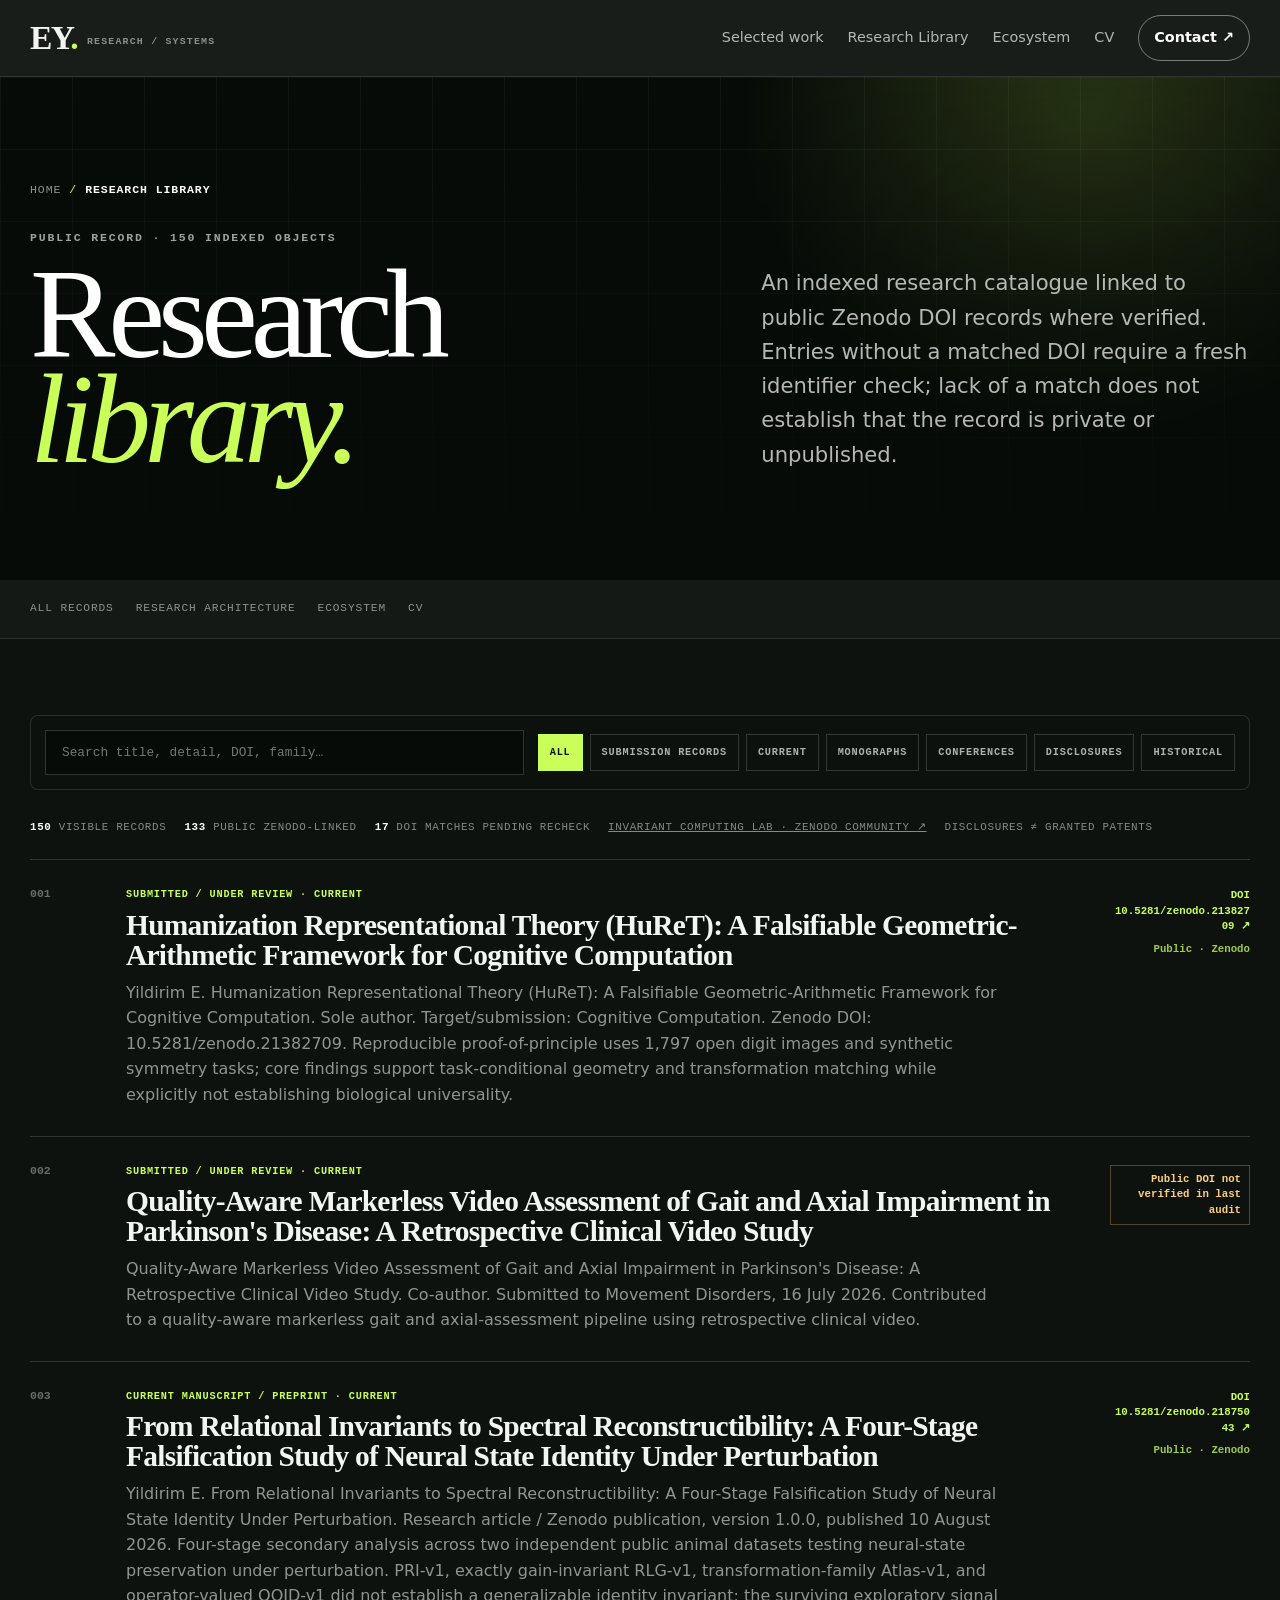
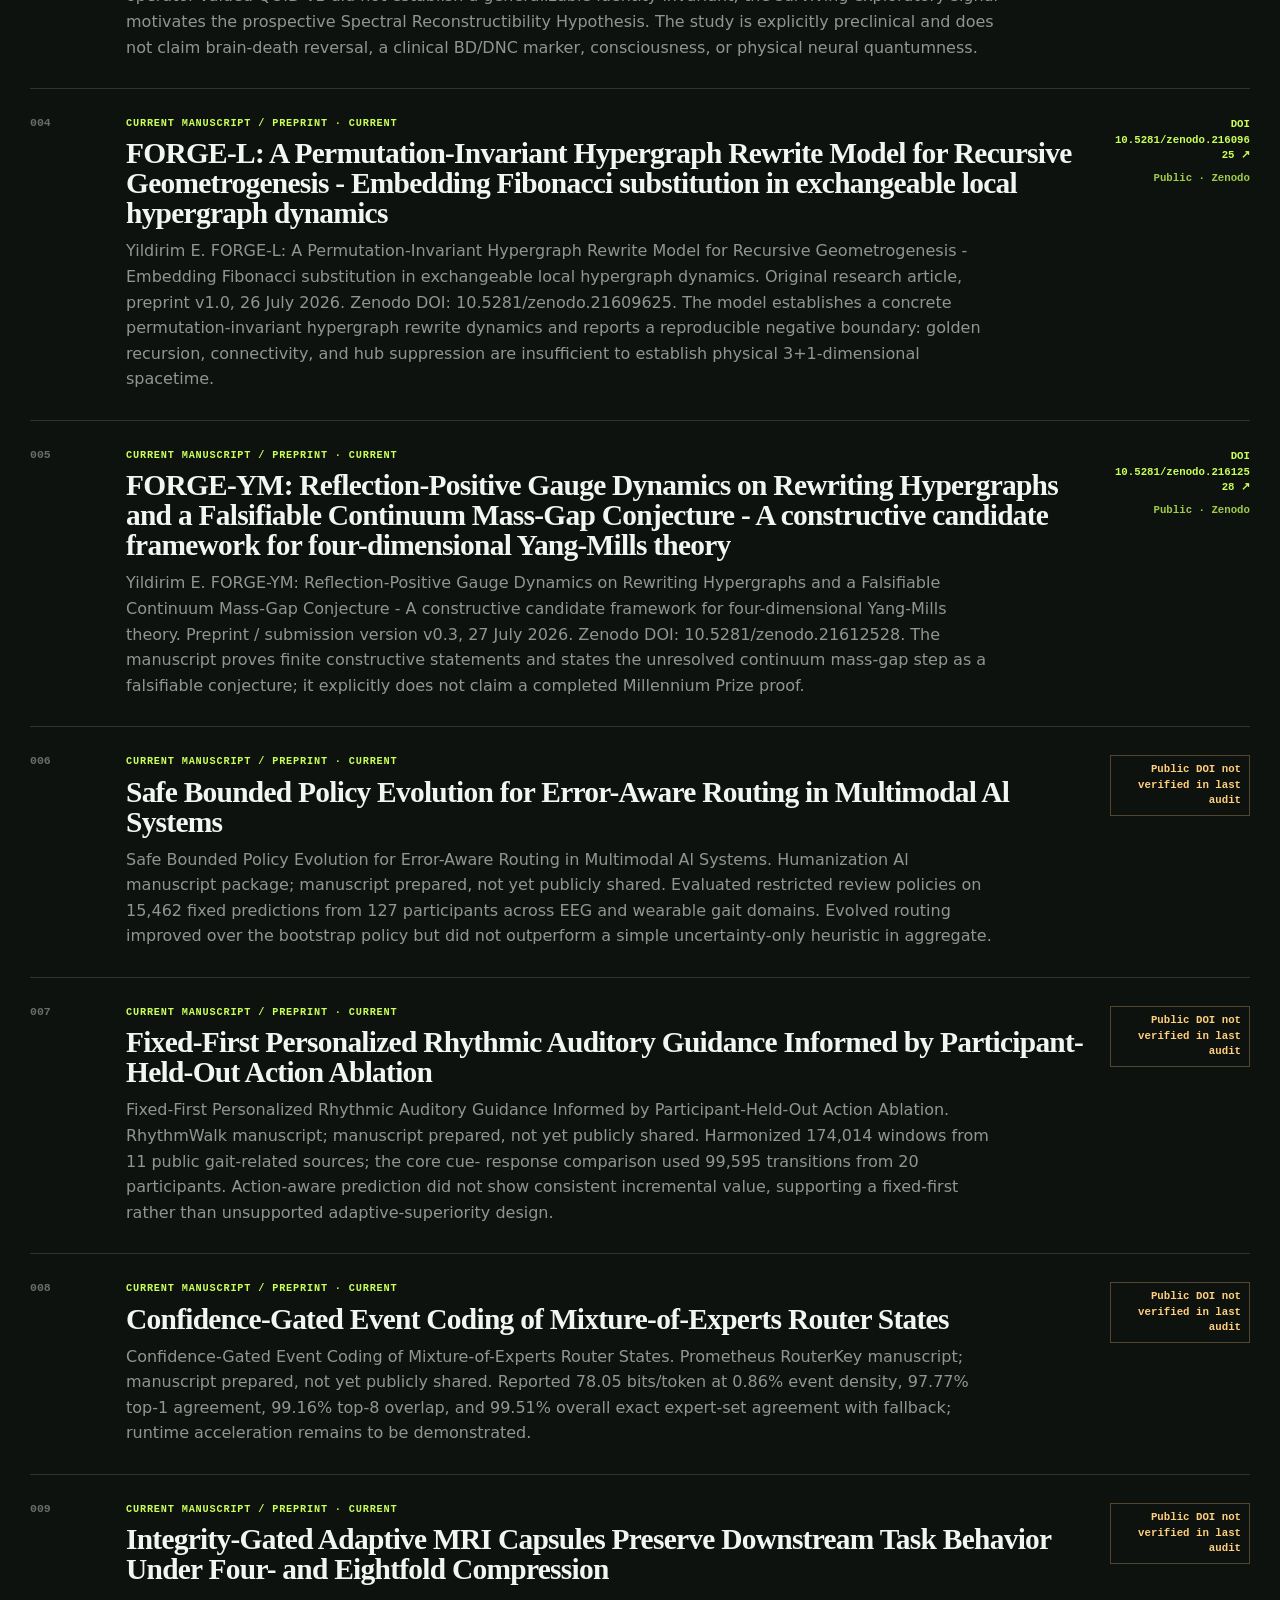
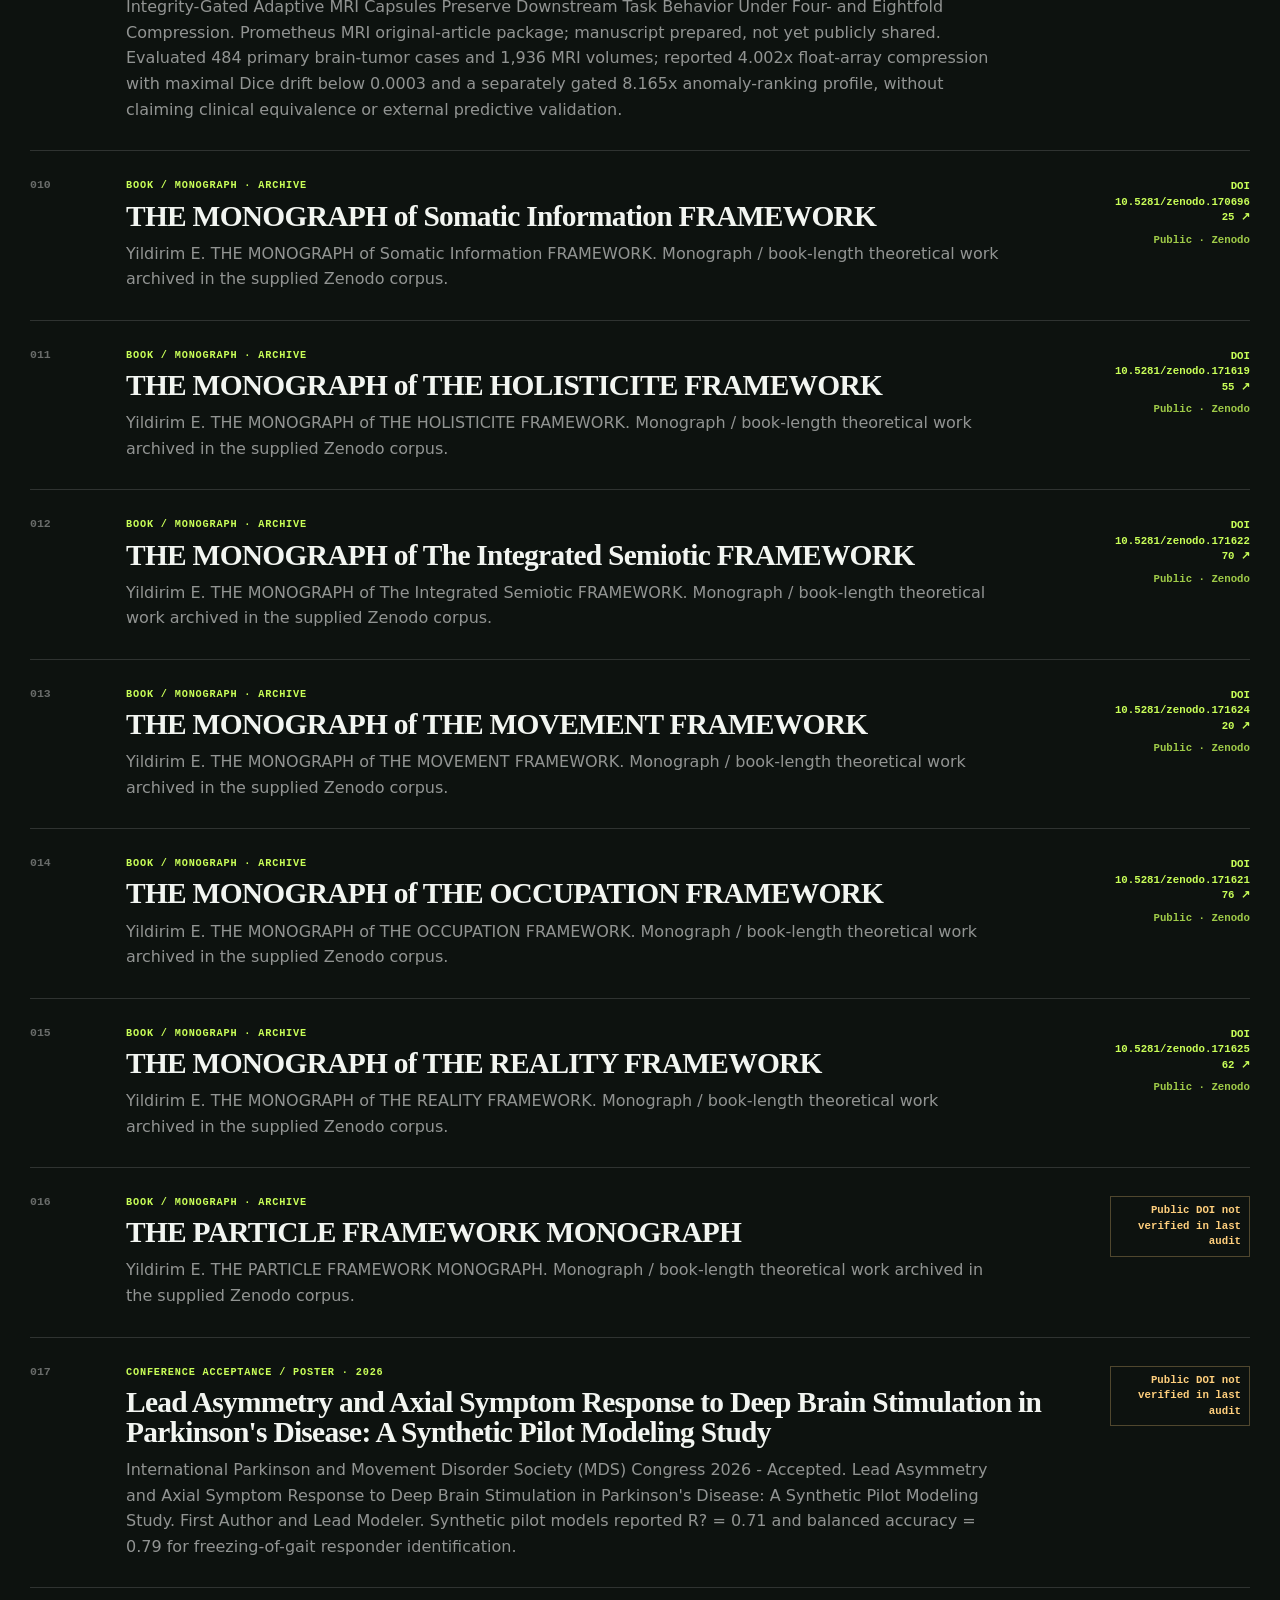
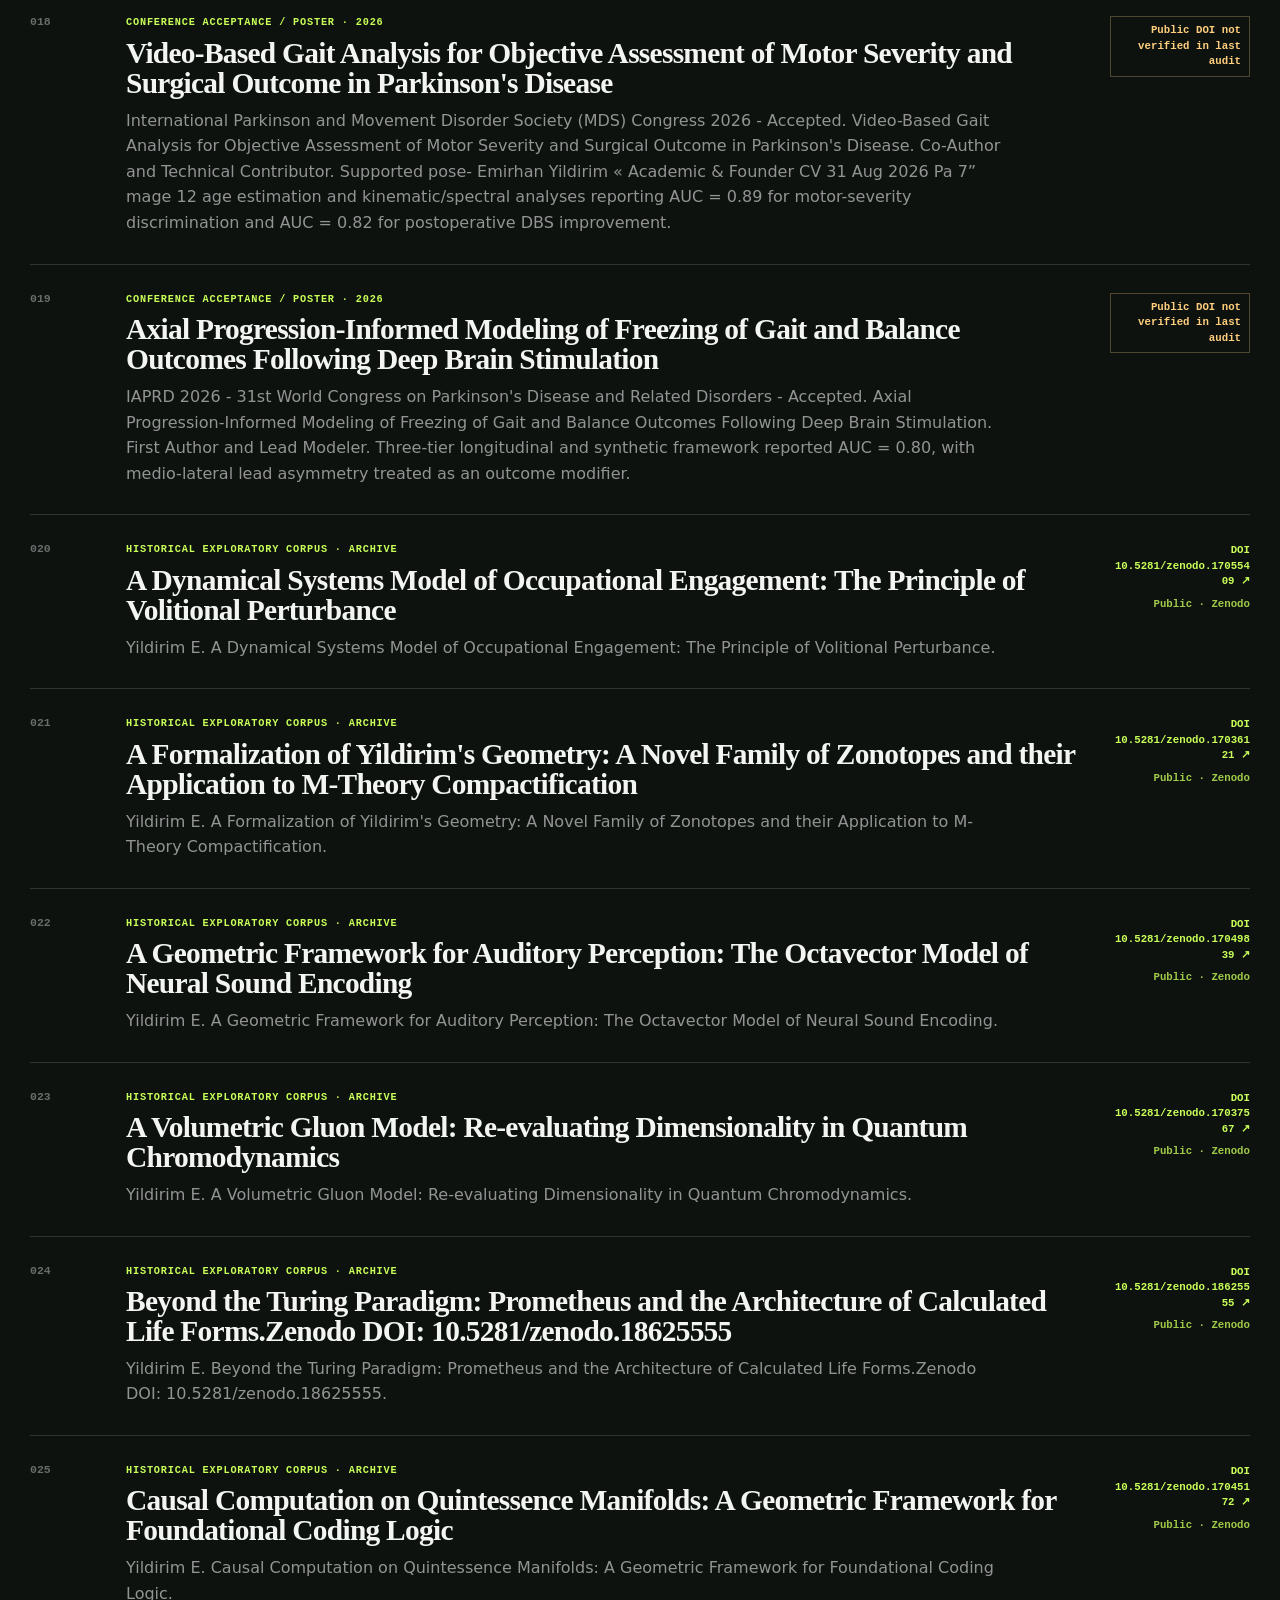
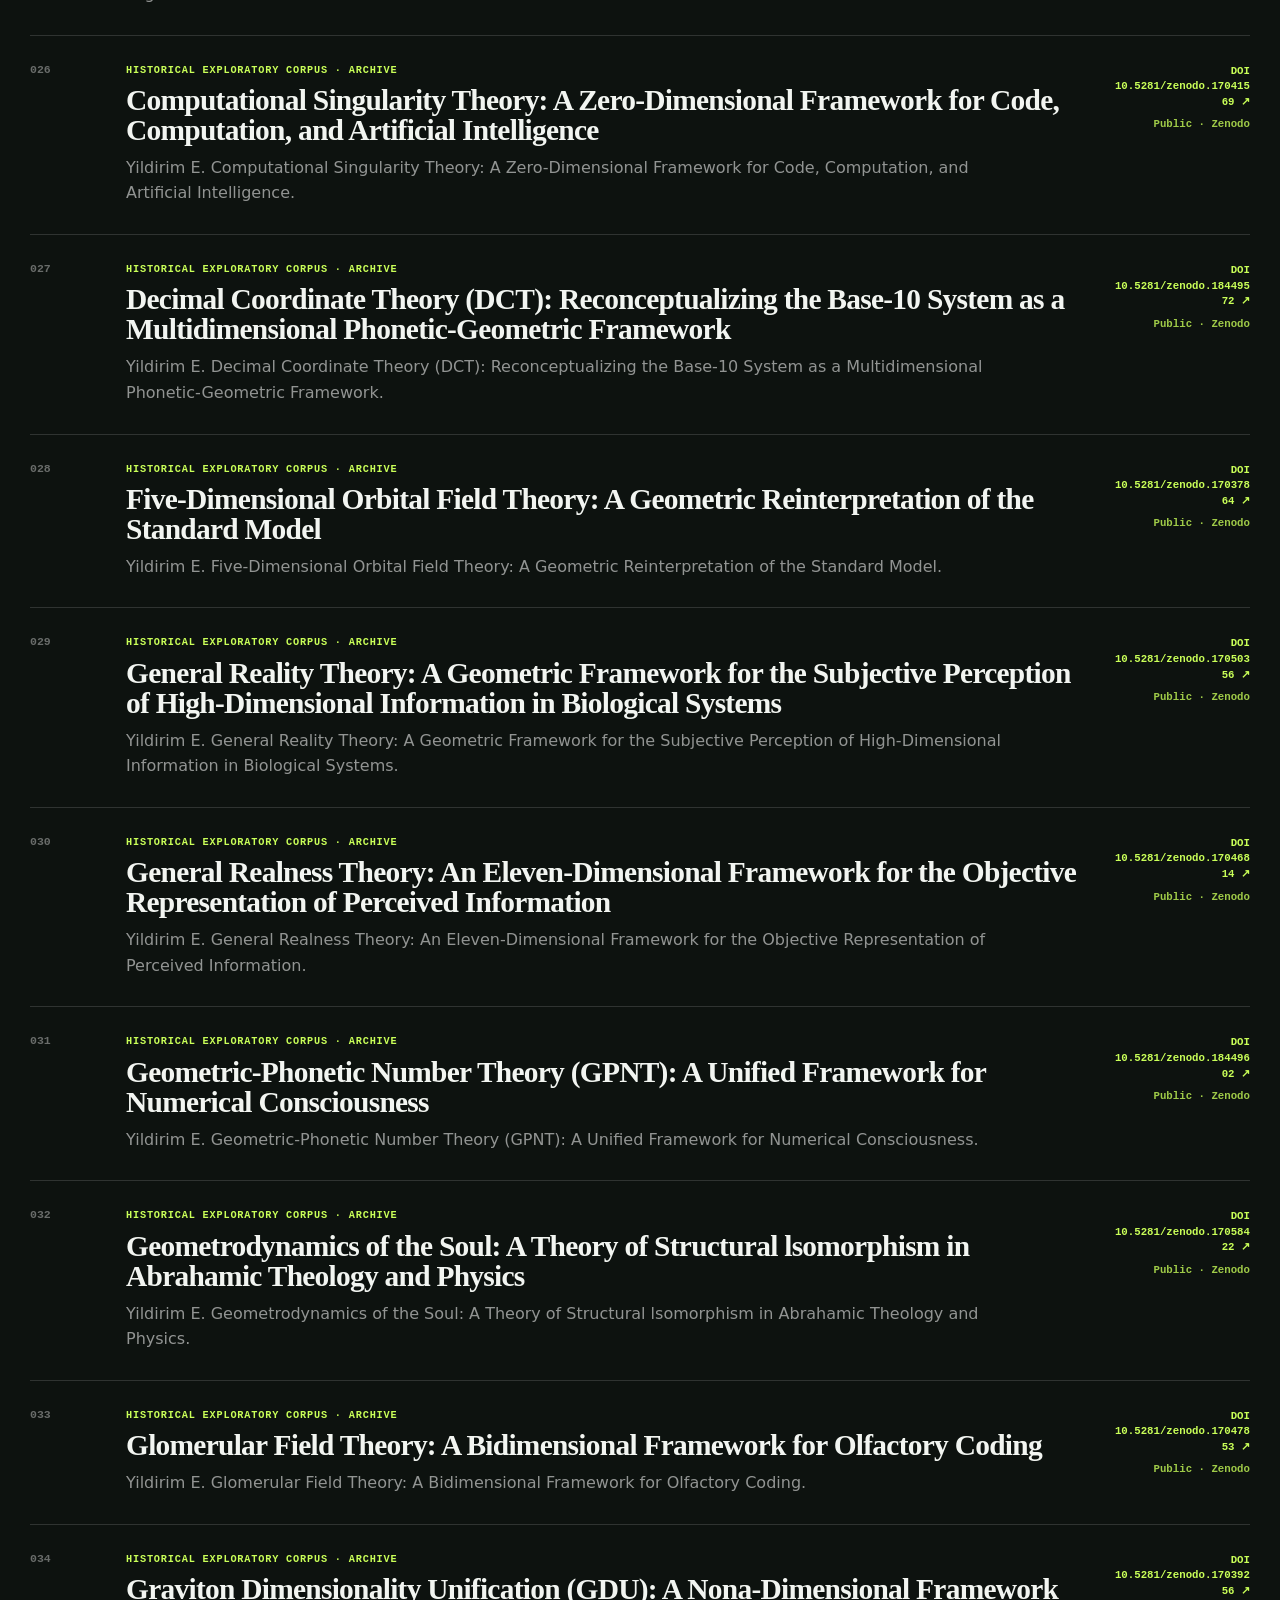
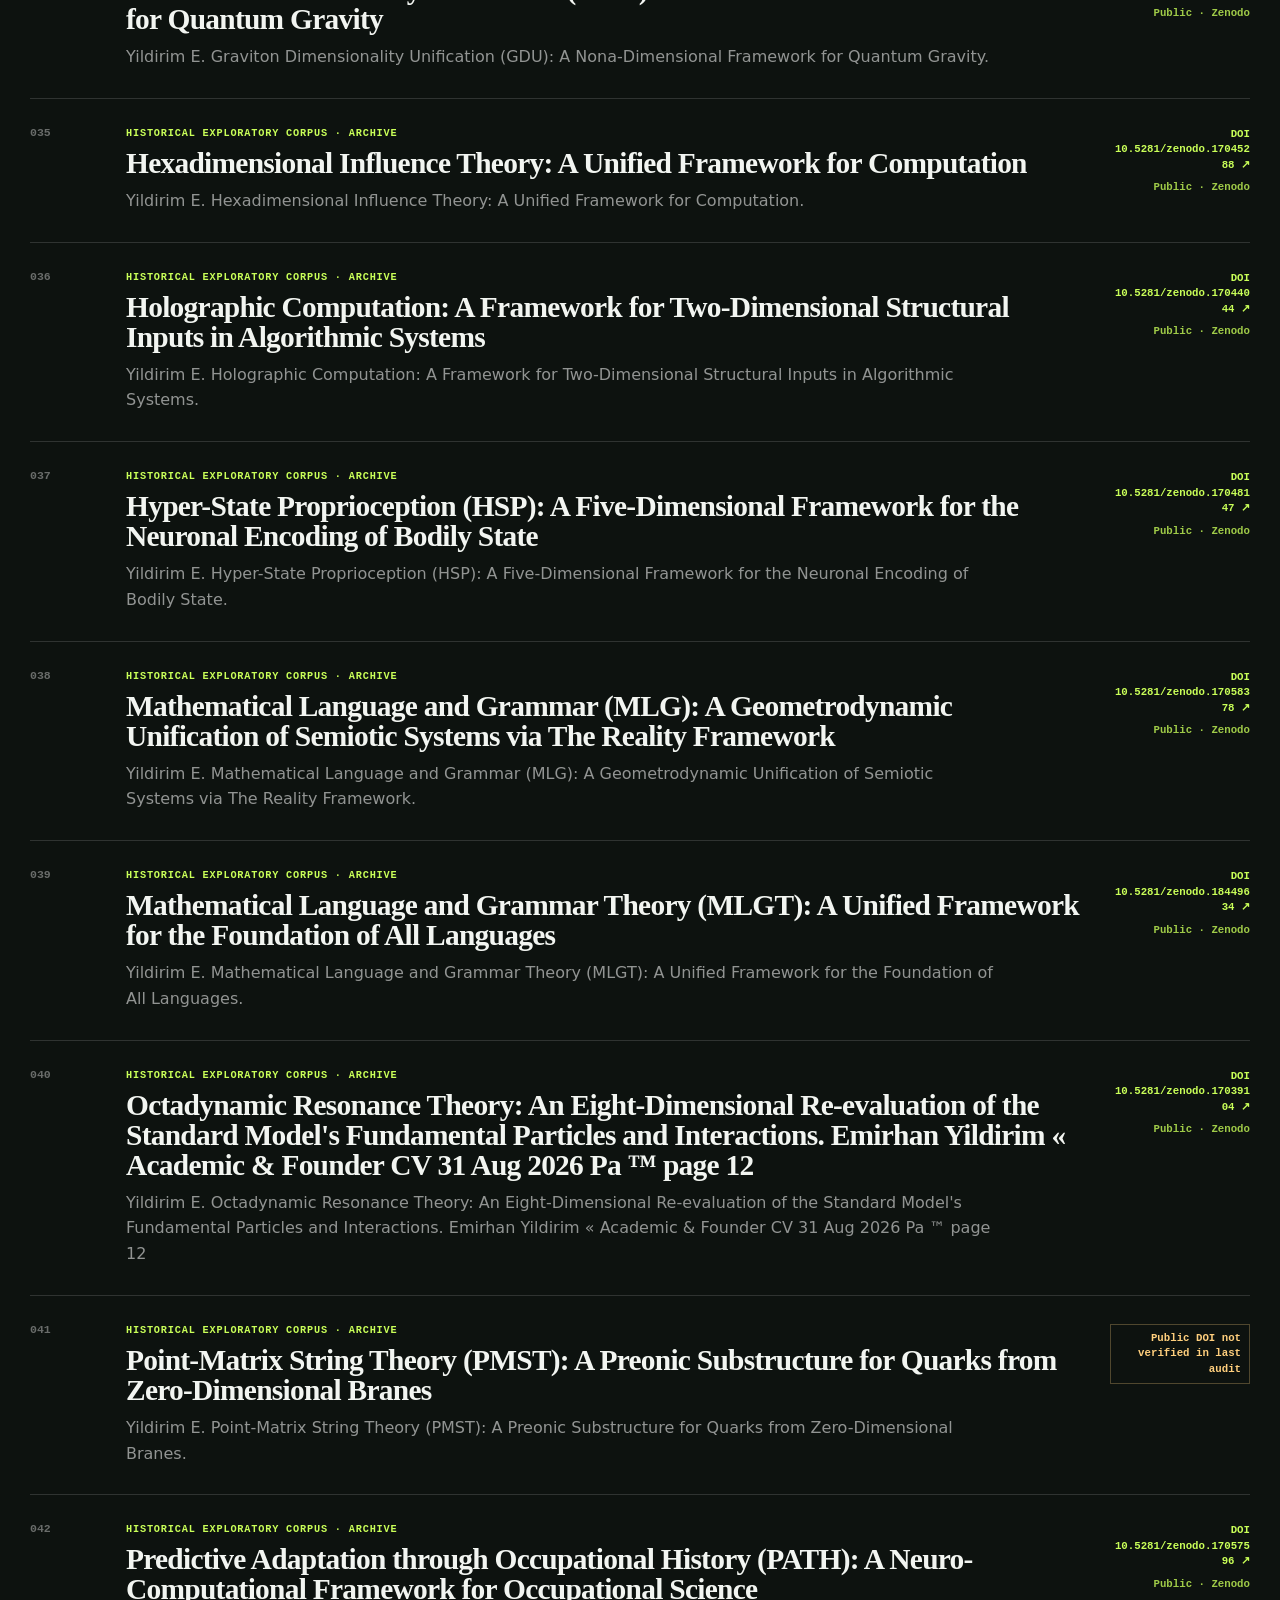
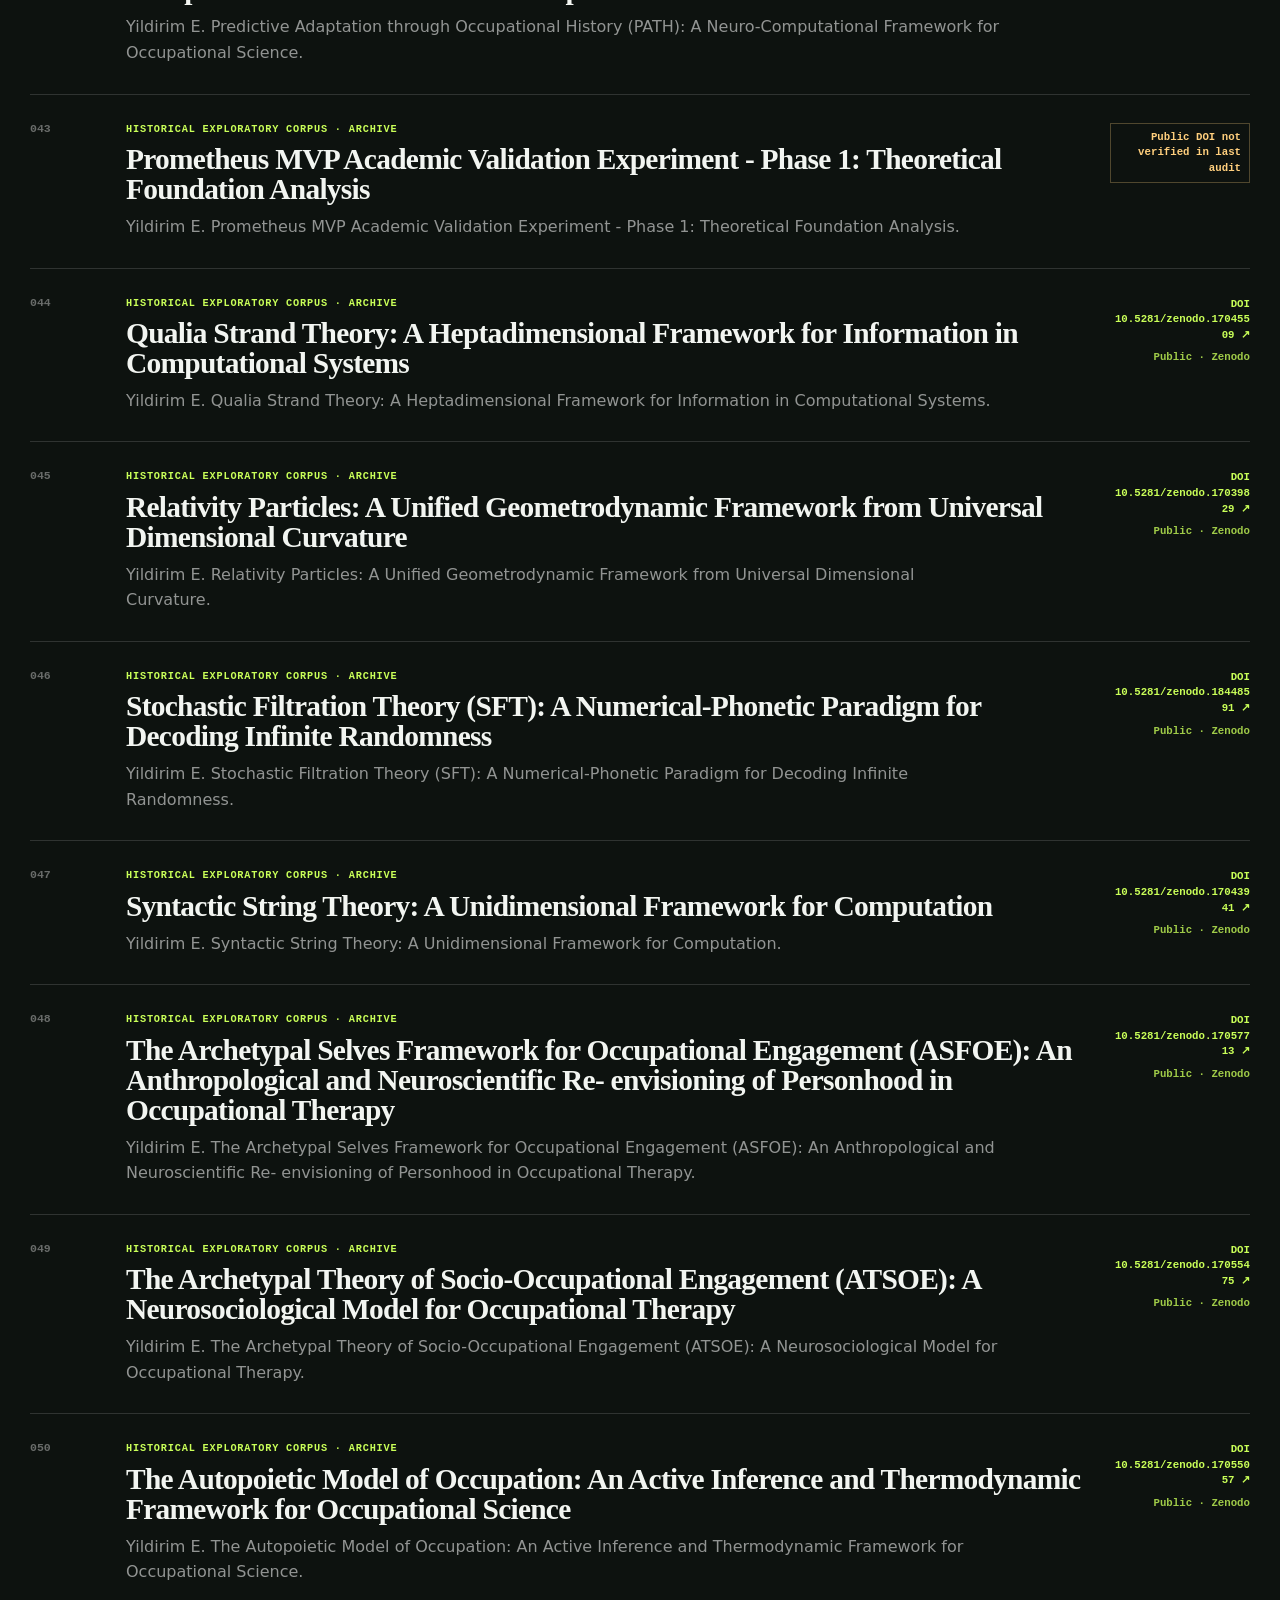
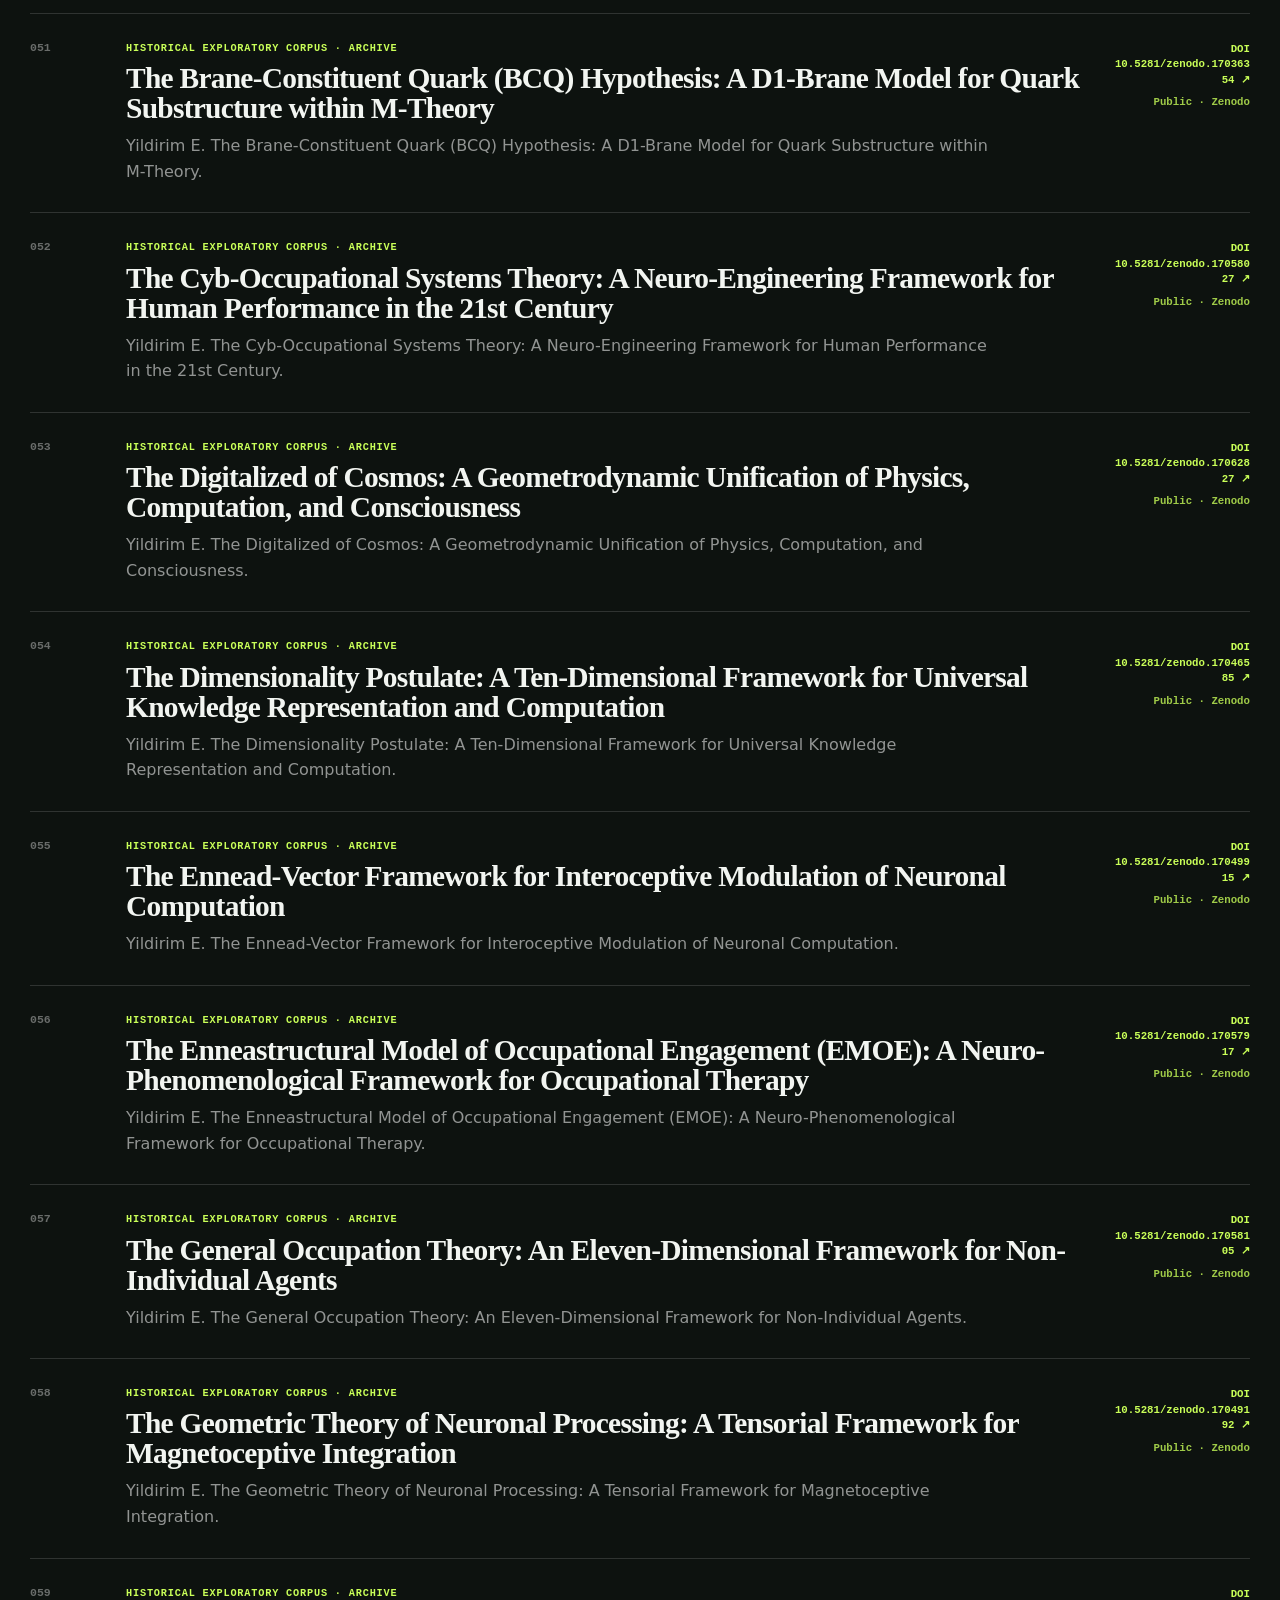
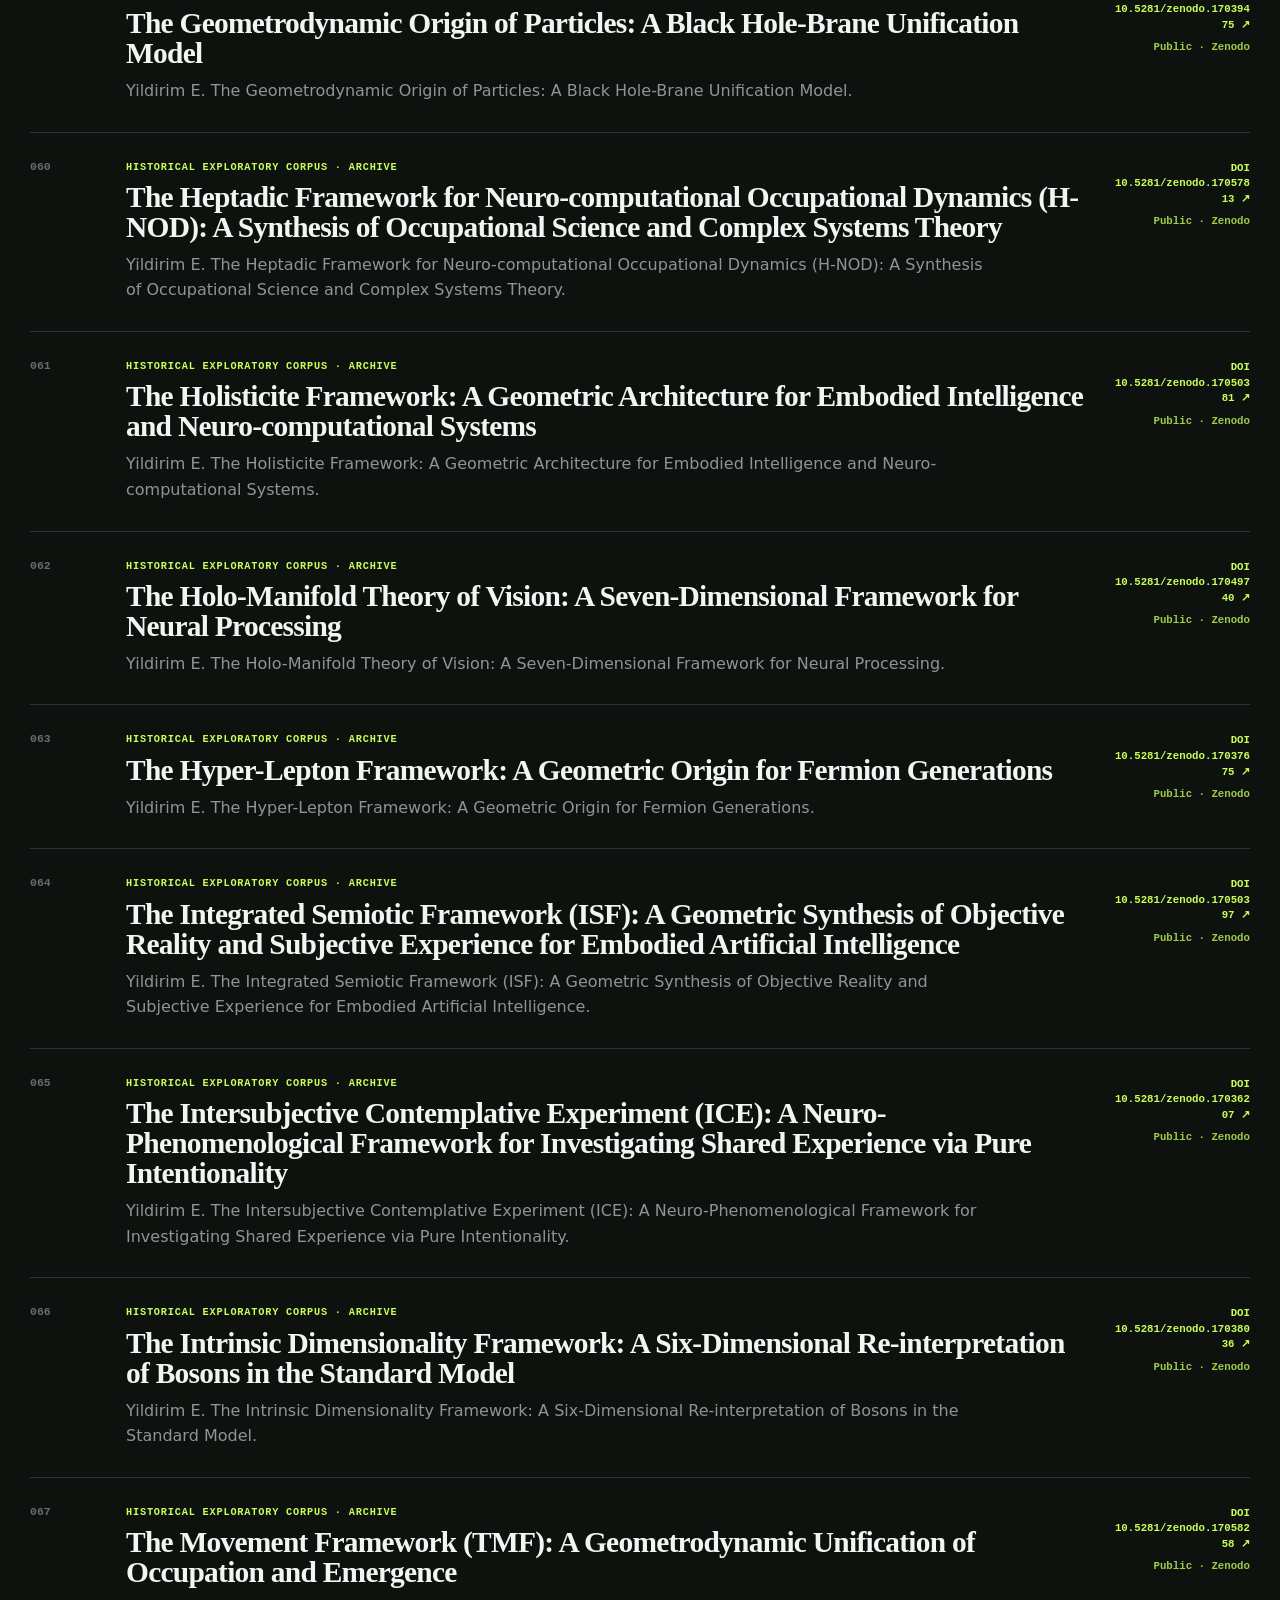
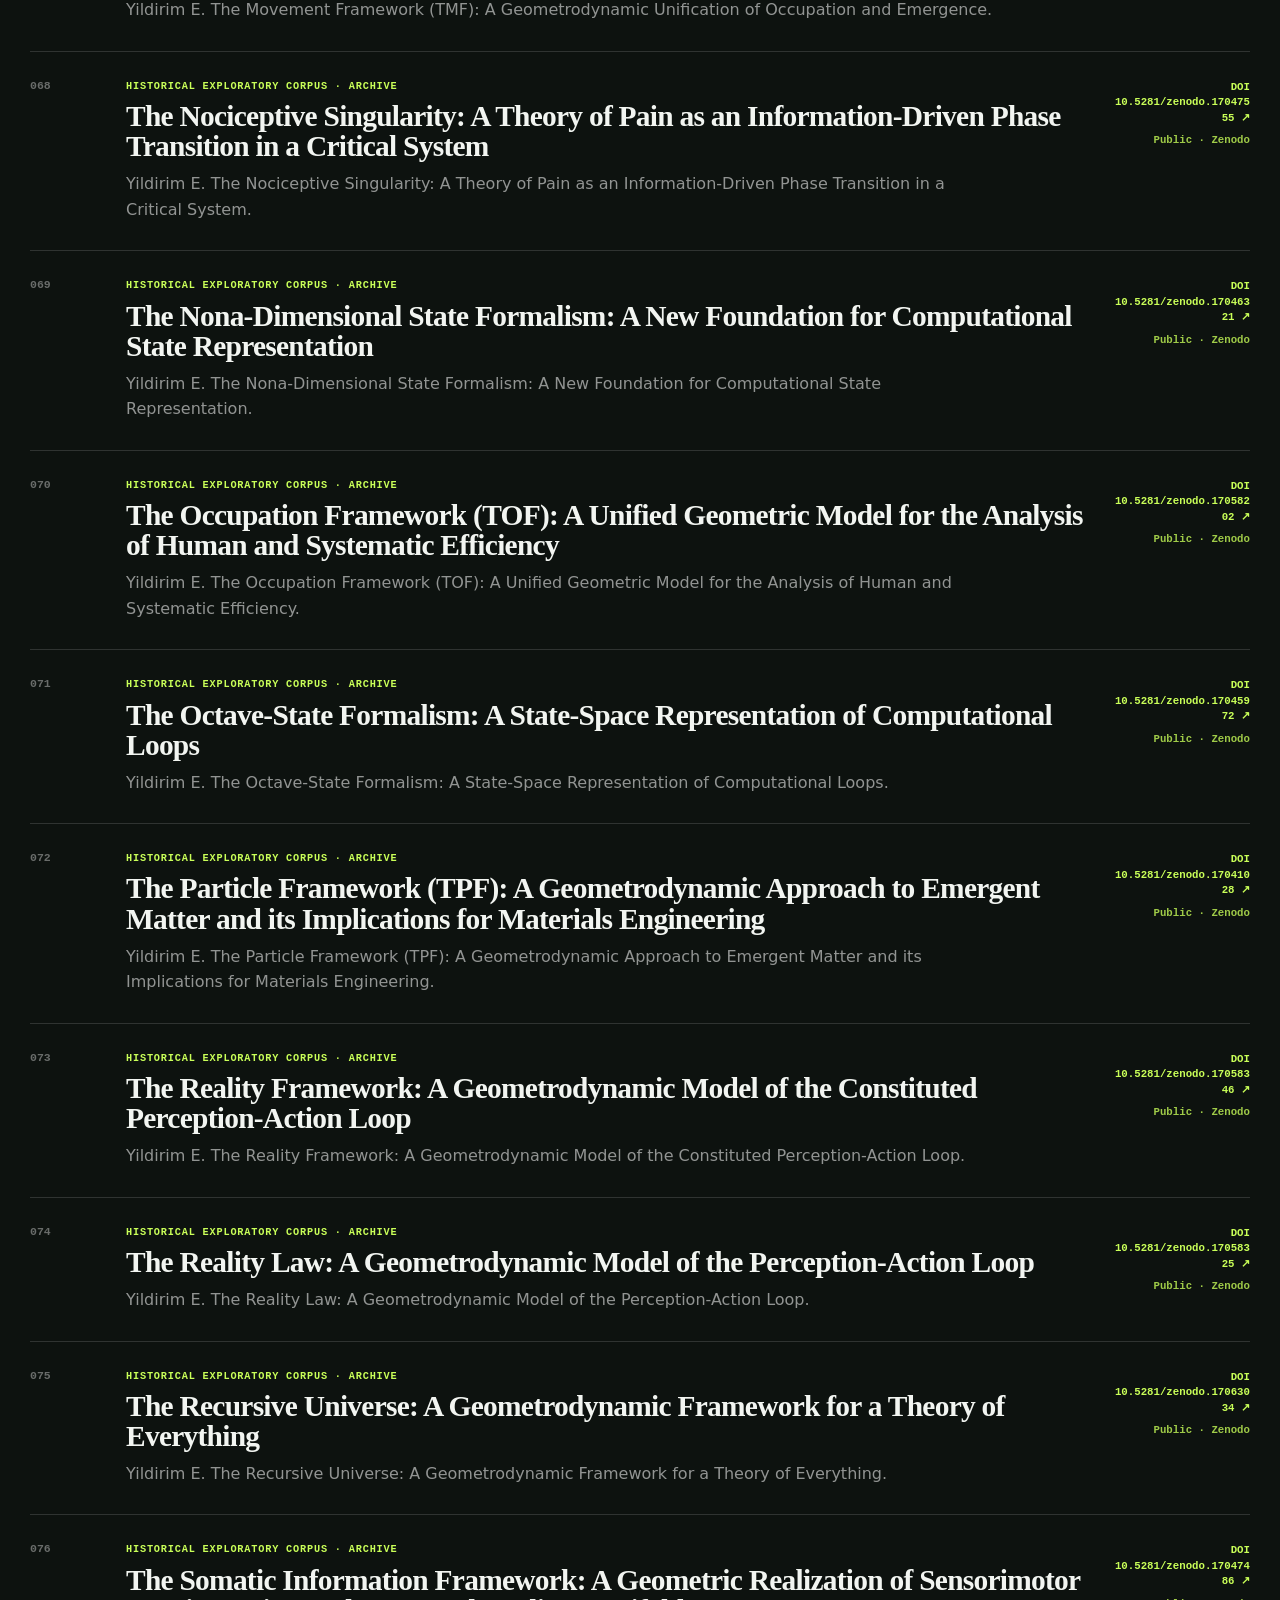
<file: outputs/index.html>
<!doctype html><html lang="en"><head><meta charset="utf-8"><meta name="viewport" content="width=device-width,initial-scale=1"><meta name="description" content="Emirhan Yıldırım and Invariant Computing Lab research library — indexed manuscripts, preprints, software and technical records with provenance and status distinctions."><title>Research Library — Emirhan Yıldırım</title><link rel="stylesheet" href="../css/site.css"></head><body><a class="skip-link" href="#main">Skip to content</a><header class="topbar"><div class="wrap topbar-inner"><a class="brand" href="../">EY<span>.</span><small>Research / Systems</small></a><span></span><nav class="nav" aria-label="Main navigation"><a href="../#work">Selected work</a><a href="../outputs/">Research Library</a><a href="../ecosystem/">Ecosystem</a><a href="../cv/">CV</a><a class="nav-cta" href="mailto:emirhan.yildirimmy@gmail.com">Contact ↗</a></nav><button class="menu-btn" aria-label="Open menu" aria-expanded="false"><span></span></button></div></header><main id="main"><section class="page-hero"><div class="wrap page-hero-inner"><div class="reveal"><div class="crumbs"><a href="../">Home</a><span>/</span><b>Research Library</b></div><p class="eyebrow light">PUBLIC RECORD · 150 INDEXED OBJECTS</p><h1>Research<br><em>library.</em></h1></div><p class="lede reveal">An indexed research catalogue linked to public Zenodo DOI records where verified. Entries without a matched DOI require a fresh identifier check; lack of a match does not establish that the record is private or unpublished.</p></div></section><nav class="dossier-nav"><div class="wrap dossier-nav-inner"><a href="#library">All records</a><a href="../research/">Research architecture</a><a href="../ecosystem/">Ecosystem</a><a href="../cv/">CV</a></div></nav><section id="library" class="library-shell"><div class="wrap"><div class="library-toolbar"><input id="librarySearch" class="library-search" type="search" placeholder="Search title, detail, DOI, family…" aria-label="Search research library"><div class="filter-row">
<button class="filter-btn active" data-filter="all">All</button>
<button class="filter-btn" data-filter="peer">Submission records</button>
<button class="filter-btn" data-filter="current">Current</button>
<button class="filter-btn" data-filter="books">Monographs</button>
<button class="filter-btn" data-filter="conferences">Conferences</button>
<button class="filter-btn" data-filter="disclosures">Disclosures</button>
<button class="filter-btn" data-filter="historical">Historical</button>
</div></div><div class="library-stats"><span><b id="visibleCount">150</b> visible records</span><span><b>133</b> public Zenodo-linked</span><span><b>17</b> DOI matches pending recheck</span><span><a href="https://zenodo.org/communities/invariant-computing-lab/" target="_blank" rel="noopener">Invariant Computing Lab · Zenodo community ↗</a></span><span>disclosures ≠ granted patents</span></div><div id="libraryList" class="library-list"></div><div id="libraryEmpty" class="library-empty">No records match this search.</div></div></section></main><footer class="wrap footer"><span>© 2026 Emirhan Yıldırım</span><span>Founder & Research Architect</span><a href="../">Home ↗</a></footer><script src="../js/outputs-data.js"></script><script src="../js/site.js"></script></body></html>
</file>
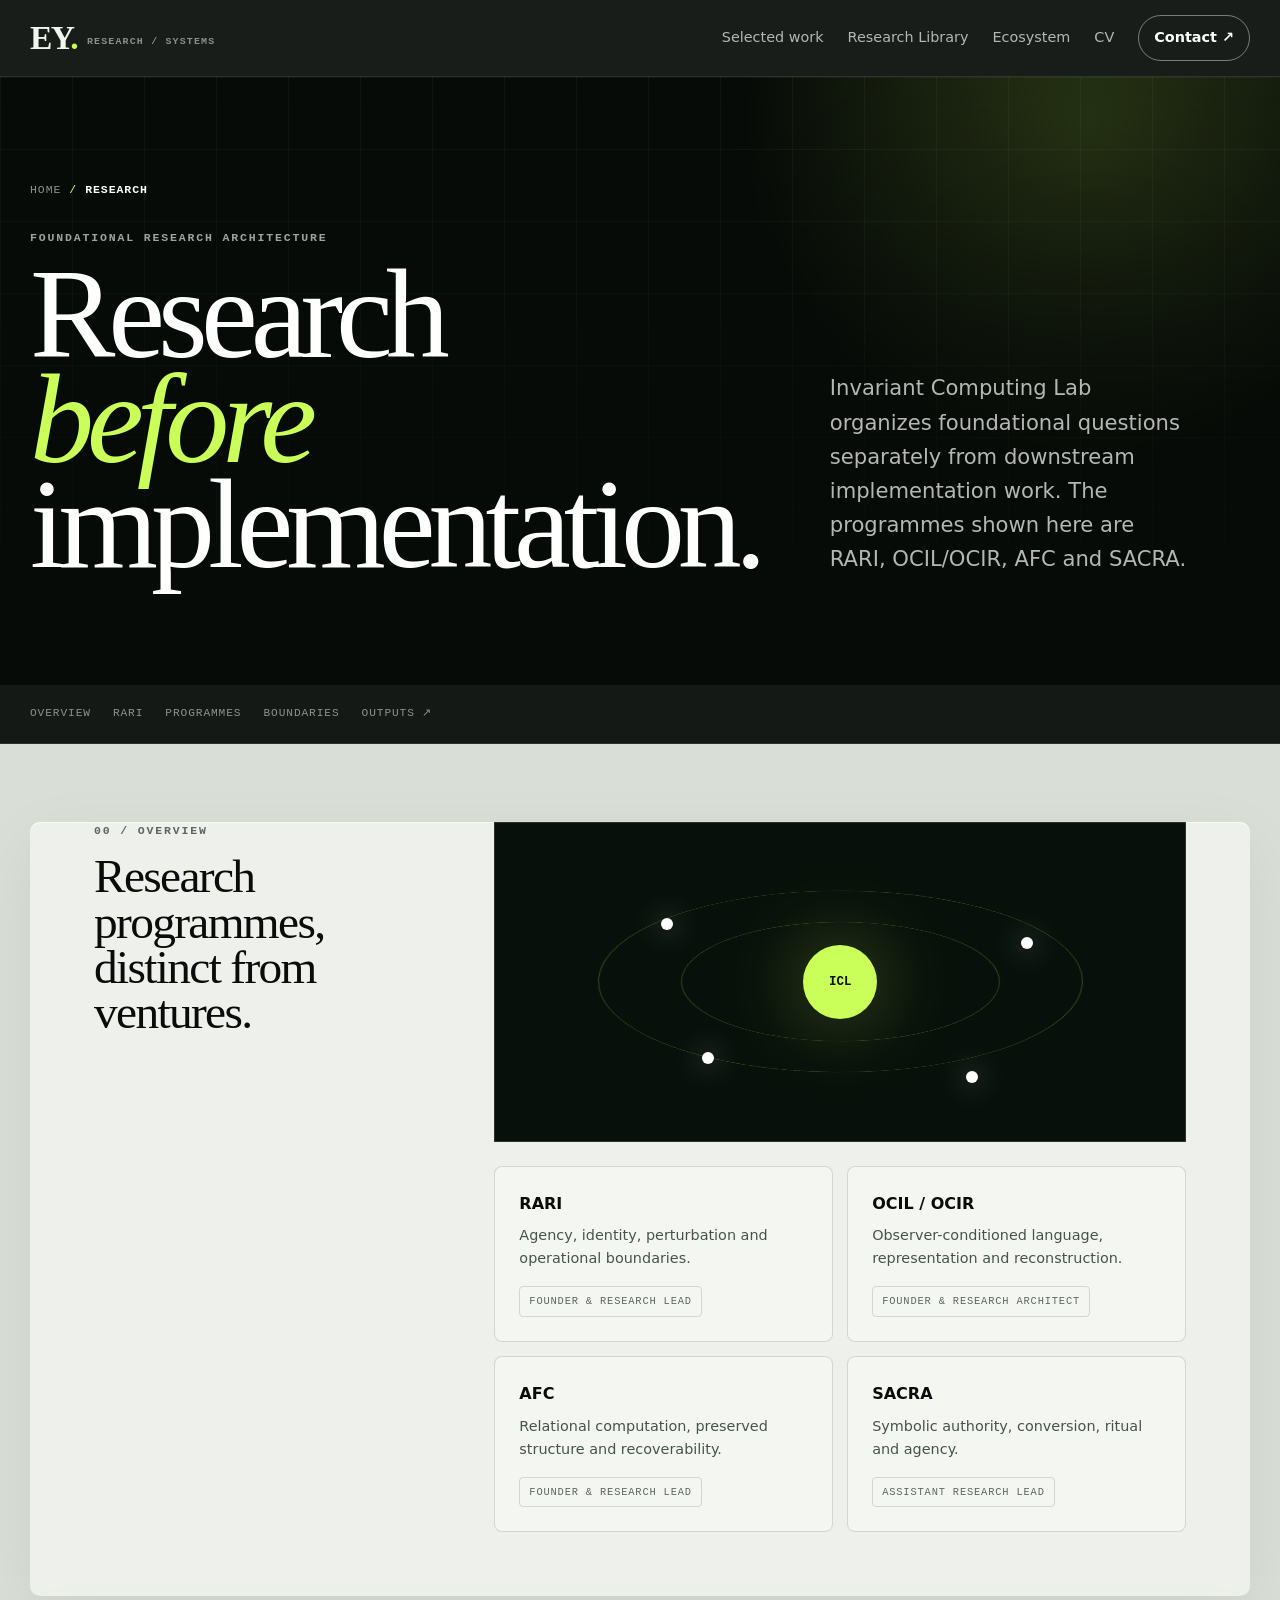
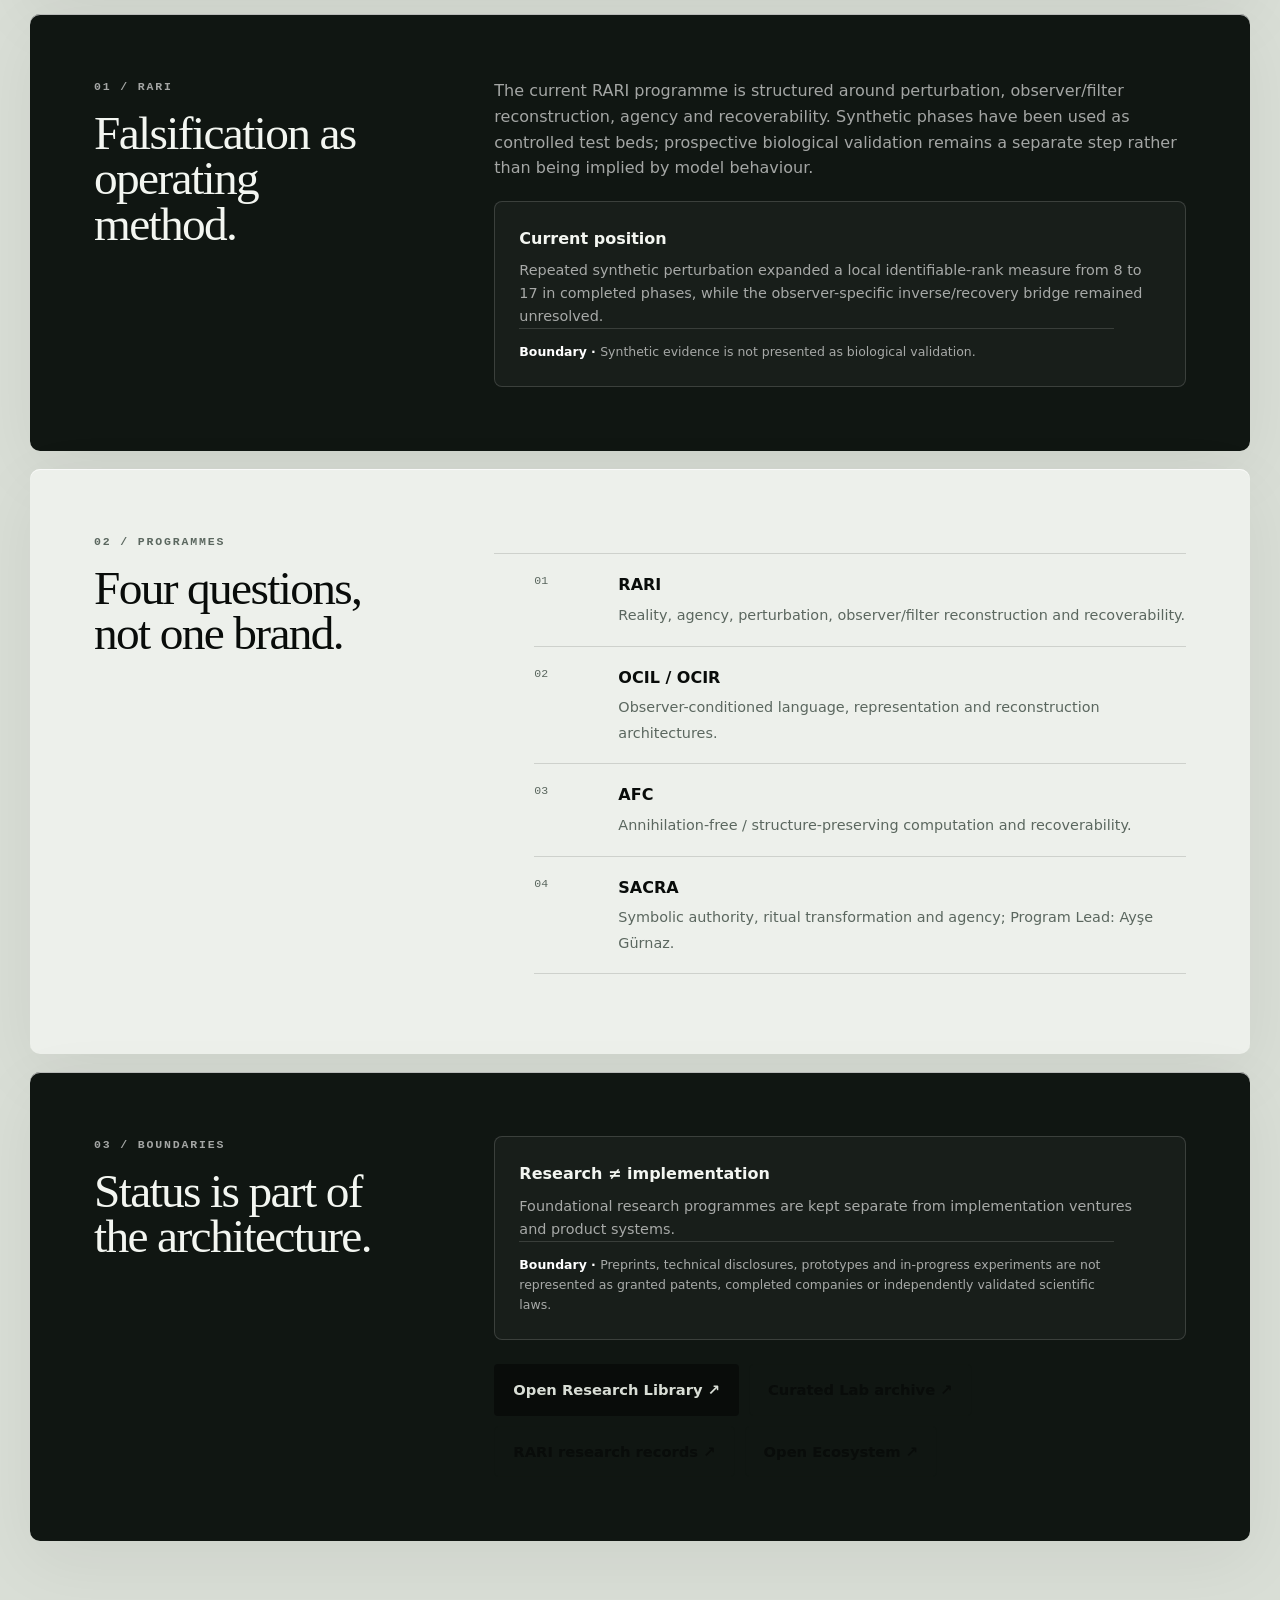
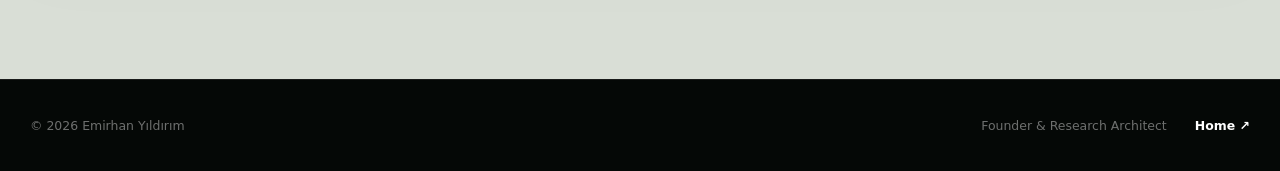
<file: research/index.html>
<!doctype html><html lang="en"><head><meta charset="utf-8"><meta name="viewport" content="width=device-width,initial-scale=1"><meta name="description" content="Invariant Computing Lab research programmes: RARI, OCIL/OCIR, AFC and SACRA; hypotheses and evidence boundaries kept explicit."><title>Research at Invariant Computing Lab — Emirhan Yıldırım</title><link rel="stylesheet" href="../css/site.css"></head><body><a class="skip-link" href="#main">Skip to content</a><header class="topbar"><div class="wrap topbar-inner"><a class="brand" href="../">EY<span>.</span><small>Research / Systems</small></a><span></span><nav class="nav" aria-label="Main navigation"><a href="../#work">Selected work</a><a href="../outputs/">Research Library</a><a href="../ecosystem/">Ecosystem</a><a href="../cv/">CV</a><a class="nav-cta" href="mailto:emirhan.yildirimmy@gmail.com">Contact ↗</a></nav><button class="menu-btn" aria-label="Open menu" aria-expanded="false"><span></span></button></div></header><main id="main"><section class="page-hero"><div class="wrap page-hero-inner"><div class="reveal"><div class="crumbs"><a href="../">Home</a><span>/</span><b>Research</b></div><p class="eyebrow light">FOUNDATIONAL RESEARCH ARCHITECTURE</p><h1>Research<br><em>before</em><br>implementation.</h1></div><p class="lede reveal">Invariant Computing Lab organizes foundational questions separately from downstream implementation work. The programmes shown here are RARI, OCIL/OCIR, AFC and SACRA.</p></div></section><nav class="dossier-nav"><div class="wrap dossier-nav-inner"><a href="#overview">Overview</a><a href="#rari">RARI</a><a href="#programmes">Programmes</a><a href="#boundary">Boundaries</a><a href="../outputs/">Outputs ↗</a></div></nav><section class="dossier"><div class="wrap">
<article id="overview" class="dossier-block reveal"><div><p class="eyebrow">00 / OVERVIEW</p><h2>Research programmes, distinct from ventures.</h2></div><div class="dossier-content"><div class="orbit-diagram"><div class="orbit-core">ICL</div><i class="orbit-dot" style="left:24%;top:30%"></i><i class="orbit-dot" style="right:22%;top:36%"></i><i class="orbit-dot" style="left:30%;bottom:24%"></i><i class="orbit-dot" style="right:30%;bottom:18%"></i></div><div class="evidence-grid" style="margin-top:24px"><div class="evidence-card"><h3>RARI</h3><p>Agency, identity, perturbation and operational boundaries.</p><span class="status-pill">Founder & Research Lead</span></div><div class="evidence-card"><h3>OCIL / OCIR</h3><p>Observer-conditioned language, representation and reconstruction.</p><span class="status-pill">Founder & Research Architect</span></div><div class="evidence-card"><h3>AFC</h3><p>Relational computation, preserved structure and recoverability.</p><span class="status-pill">Founder & Research Lead</span></div><div class="evidence-card"><h3>SACRA</h3><p>Symbolic authority, conversion, ritual and agency.</p><span class="status-pill">Assistant Research Lead</span></div></div></div></article>
<article id="rari" class="dossier-block reveal"><div><p class="eyebrow">01 / RARI</p><h2>Falsification as operating method.</h2></div><div class="dossier-content"><p>The current RARI programme is structured around perturbation, observer/filter reconstruction, agency and recoverability. Synthetic phases have been used as controlled test beds; prospective biological validation remains a separate step rather than being implied by model behaviour.</p><div class="evidence-card" style="margin-top:20px"><h3>Current position</h3><p>Repeated synthetic perturbation expanded a local identifiable-rank measure from 8 to 17 in completed phases, while the observer-specific inverse/recovery bridge remained unresolved.</p><p class="boundary-line">Synthetic evidence is not presented as biological validation.</p></div></div></article>
<article id="programmes" class="dossier-block reveal"><div><p class="eyebrow">02 / PROGRAMMES</p><h2>Four questions, not one brand.</h2></div><div class="dossier-content"><ol class="process-list"><li><div><b>RARI</b><span>Reality, agency, perturbation, observer/filter reconstruction and recoverability.</span></div></li><li><div><b>OCIL / OCIR</b><span>Observer-conditioned language, representation and reconstruction architectures.</span></div></li><li><div><b>AFC</b><span>Annihilation-free / structure-preserving computation and recoverability.</span></div></li><li><div><b>SACRA</b><span>Symbolic authority, ritual transformation and agency; Program Lead: Ayşe Gürnaz.</span></div></li></ol></div></article>
<article id="boundary" class="dossier-block reveal"><div><p class="eyebrow">03 / BOUNDARIES</p><h2>Status is part of the architecture.</h2></div><div class="dossier-content"><div class="evidence-card"><h3>Research ≠ implementation</h3><p>Foundational research programmes are kept separate from implementation ventures and product systems.</p><p class="boundary-line">Preprints, technical disclosures, prototypes and in-progress experiments are not represented as granted patents, completed companies or independently validated scientific laws.</p></div><div class="doc-actions" style="margin-top:24px"><a class="button dark" href="../outputs/">Open Research Library ↗</a><a class="button outline" href="https://zenodo.org/communities/invariant-computing-lab/" target="_blank" rel="noopener">Curated Lab archive ↗</a><a class="button outline" href="https://zenodo.org/communities/rari-research/" target="_blank" rel="noopener">RARI research records ↗</a><a class="button outline" href="../ecosystem/">Open Ecosystem ↗</a></div></div></article>
</div></section></main><footer class="wrap footer"><span>© 2026 Emirhan Yıldırım</span><span>Founder & Research Architect</span><a href="../">Home ↗</a></footer><script src="../js/site.js"></script></body></html>
</file>
<file: css/site.css>
:root{
  color-scheme: light;
  --ink:#0f1712;
  --ink-2:#18251d;
  --forest:#123f2b;
  --forest-2:#0b2f20;
  --lime:#c8ff52;
  --paper:#f4f1e7;
  --paper-2:#ebe6d8;
  --paper-3:#ded8c8;
  --muted:#657068;
  --line:rgba(15,23,18,.14);
  --line-light:rgba(255,255,255,.17);
  --white:#fffdf6;
  --success:#8ee3a4;
  --radius:24px;
  --shadow:0 22px 70px rgba(15,23,18,.10);
  --sans:Inter,ui-sans-serif,system-ui,-apple-system,BlinkMacSystemFont,"Segoe UI",sans-serif;
  --serif:Iowan Old Style,Baskerville,"Times New Roman",Georgia,serif;
  --mono:"SFMono-Regular",Consolas,"Liberation Mono",monospace;
}
*{box-sizing:border-box}
html{scroll-behavior:smooth;background:var(--paper)}
body{margin:0;background:var(--paper);color:var(--ink);font-family:var(--sans);font-size:16px;line-height:1.6;overflow-x:hidden}
body::before{content:"";position:fixed;inset:0;pointer-events:none;z-index:-3;background:
 radial-gradient(circle at var(--mx,70%) var(--my,20%),rgba(200,255,82,.10),transparent 25rem),
 linear-gradient(rgba(15,23,18,.032) 1px,transparent 1px),
 linear-gradient(90deg,rgba(15,23,18,.032) 1px,transparent 1px);
 background-size:auto,44px 44px,44px 44px}
img{display:block;max-width:100%}
a{color:inherit}
button,input{font:inherit}
::selection{background:var(--lime);color:var(--ink)}
.skip-link{position:fixed;left:16px;top:-100px;z-index:999;background:var(--lime);color:var(--ink);padding:10px 14px;border-radius:999px;font-weight:800;text-decoration:none}.skip-link:focus{top:14px}
.wrap{width:min(1220px,calc(100% - 44px));margin-inline:auto}
.rule{border-top:1px solid var(--line)}
.eyebrow,.kicker{margin:0 0 14px;font-family:var(--mono);font-size:.72rem;font-weight:800;letter-spacing:.16em;text-transform:uppercase;color:var(--muted)}
.eyebrow.light,.kicker.light{color:rgba(255,255,255,.62)}
.display{margin:0;font-family:var(--serif);font-size:clamp(3.5rem,8.8vw,8.4rem);line-height:.82;letter-spacing:-.055em;font-weight:500}
.display em{font-style:italic;color:var(--lime)}
.section-title{margin:0;font-family:var(--serif);font-size:clamp(2.7rem,6vw,5.7rem);line-height:.92;letter-spacing:-.045em;font-weight:500}
.h2{margin:0;font-family:var(--serif);font-size:clamp(2.2rem,4.5vw,4.4rem);line-height:.96;letter-spacing:-.04em;font-weight:500}
.h3{margin:0;font-family:var(--serif);font-size:clamp(1.65rem,3vw,2.7rem);line-height:1;letter-spacing:-.025em;font-weight:500}
.lede{font-size:clamp(1.05rem,1.8vw,1.32rem);line-height:1.62;color:var(--muted);max-width:66ch}
.muted{color:var(--muted)}
.mono{font-family:var(--mono)}
.topbar{position:sticky;top:0;z-index:100;background:color-mix(in srgb,var(--paper) 88%,transparent);backdrop-filter:blur(16px);border-bottom:1px solid rgba(15,23,18,.08)}
.topbar-inner{min-height:76px;display:grid;grid-template-columns:auto 1fr auto;align-items:center;gap:28px}
.brand{font-family:var(--serif);font-size:2.1rem;line-height:1;text-decoration:none;font-weight:700;letter-spacing:-.05em}.brand span{color:#5fa300}.brand small{font-family:var(--mono);font-size:.62rem;letter-spacing:.12em;text-transform:uppercase;margin-left:10px;color:var(--muted);font-weight:700;vertical-align:middle}
.nav{justify-self:end;display:flex;align-items:center;gap:24px}.nav a{font-size:.9rem;text-decoration:none;color:#334038}.nav a:hover{color:var(--ink)}
.nav-cta{border:1px solid var(--ink)!important;border-radius:999px;padding:10px 15px!important;color:var(--ink)!important;font-weight:750}.nav-cta:hover{background:var(--ink)!important;color:var(--paper)!important}
.menu-btn{display:none;width:44px;height:44px;border:1px solid var(--line);border-radius:50%;background:transparent;align-items:center;justify-content:center;cursor:pointer}
.menu-btn span,.menu-btn::before,.menu-btn::after{content:"";display:block;width:17px;height:1.5px;background:var(--ink);position:absolute;transition:.2s}.menu-btn::before{transform:translateY(-5px)}.menu-btn::after{transform:translateY(5px)}.menu-btn.open span{opacity:0}.menu-btn.open::before{transform:rotate(45deg)}.menu-btn.open::after{transform:rotate(-45deg)}
.hero{position:relative;background:var(--forest-2);color:var(--white);min-height:calc(100vh - 76px);overflow:hidden}
.hero::before{content:"";position:absolute;inset:0;background:radial-gradient(circle at 76% 34%,rgba(200,255,82,.16),transparent 26rem),linear-gradient(rgba(255,255,255,.055) 1px,transparent 1px),linear-gradient(90deg,rgba(255,255,255,.055) 1px,transparent 1px);background-size:auto,64px 64px,64px 64px;mask-image:linear-gradient(to bottom,#000,transparent 96%)}
.hero-inner{position:relative;z-index:1;display:grid;grid-template-columns:minmax(0,1.15fr) minmax(330px,.85fr);gap:clamp(30px,6vw,88px);align-items:center;min-height:calc(100vh - 76px);padding:84px 0 72px}
.hero .lede{color:rgba(255,255,255,.72);margin:30px 0 0}
.hero-actions{display:flex;align-items:center;gap:18px;flex-wrap:wrap;margin-top:34px}
.button{display:inline-flex;align-items:center;justify-content:center;gap:9px;border-radius:999px;padding:13px 18px;text-decoration:none;font-weight:800;font-size:.92rem;border:1px solid transparent;transition:.2s transform,.2s background,.2s color,.2s border-color}.button:hover{transform:translateY(-2px)}.button.primary{background:var(--lime);color:var(--ink)}.button.ghost{border-color:rgba(255,255,255,.28);color:white}.button.ghost:hover{border-color:white}.button.dark{background:var(--ink);color:var(--paper)}.button.outline{border-color:var(--line);color:var(--ink)}
.text-link{display:inline-flex;gap:8px;align-items:center;text-decoration:none;font-weight:800;border-bottom:1px solid currentColor;padding-bottom:2px}
.hero-visual{position:relative;min-height:550px;display:flex;align-items:center;justify-content:center;perspective:1000px}
.blueprint-card{position:relative;width:min(100%,520px);aspect-ratio:4/5;border-radius:30px;overflow:hidden;border:1px solid rgba(255,255,255,.17);background:#102e21;box-shadow:0 38px 90px rgba(0,0,0,.32);transform:rotateY(-6deg) rotateX(2deg);transition:.35s transform}
.hero:hover .blueprint-card{transform:rotateY(-2deg) rotateX(0deg) translateY(-4px)}
.blueprint-card img{width:100%;height:100%;object-fit:cover;filter:saturate(.9) contrast(1.05)}
.blueprint-card::after{content:"";position:absolute;inset:0;background:linear-gradient(to top,rgba(5,20,13,.84),transparent 45%),linear-gradient(135deg,rgba(200,255,82,.1),transparent 35%);pointer-events:none}
.visual-tag{position:absolute;z-index:2;left:18px;right:18px;bottom:18px;display:flex;align-items:end;justify-content:space-between;gap:15px;color:white}.visual-tag span{font-family:var(--mono);font-size:.7rem;letter-spacing:.12em;text-transform:uppercase;color:rgba(255,255,255,.67)}.visual-tag b{font-family:var(--serif);font-size:2.1rem;font-weight:500;line-height:.92;text-align:right}
.orbit-note{position:absolute;right:-12px;top:22%;width:148px;background:rgba(7,25,17,.84);border:1px solid rgba(255,255,255,.18);backdrop-filter:blur(12px);border-radius:18px;padding:14px;box-shadow:0 15px 40px rgba(0,0,0,.2)}.orbit-note b{display:block;color:var(--lime);font-size:1.35rem}.orbit-note small{color:rgba(255,255,255,.62)}
.hero-index{position:absolute;left:0;bottom:28px;font-family:var(--mono);font-size:.7rem;letter-spacing:.12em;color:rgba(255,255,255,.48)}
.metric-band{background:var(--lime);color:var(--ink)}.metric-inner{display:grid;grid-template-columns:1.1fr auto 1.2fr auto;gap:28px;align-items:center;padding:28px 0}.metric-inner .eyebrow{margin:0;color:#314512}.metric-number{font-family:var(--serif);font-size:clamp(3.1rem,6vw,6.6rem);line-height:.76;font-weight:500;letter-spacing:-.05em}.metric-copy{font-weight:800;max-width:24ch}.metric-detail{font-family:var(--mono);font-size:.78rem;border-left:1px solid rgba(15,23,18,.25);padding-left:24px;white-space:nowrap}
.signal-band{border-bottom:1px solid var(--line);background:var(--paper-2)}.signal-inner{min-height:62px;display:grid;grid-template-columns:repeat(4,1fr);align-items:center}.signal-inner span{text-align:center;font-family:var(--mono);font-size:.72rem;letter-spacing:.11em;font-weight:800;border-right:1px solid var(--line)}.signal-inner span:last-child{border-right:0}
.section{padding:clamp(86px,10vw,150px) 0}.section-head{display:grid;grid-template-columns:.7fr 1.3fr;gap:clamp(28px,7vw,100px);align-items:start;margin-bottom:62px}.section-head .lede{margin:18px 0 0}
.project-ledger{border-top:1px solid var(--line)}.project-row{display:grid;grid-template-columns:90px minmax(260px,.9fr) minmax(0,1.1fr);gap:clamp(20px,4vw,60px);padding:42px 0;border-bottom:1px solid var(--line);align-items:center}.project-row:hover .project-image{transform:translateY(-4px) scale(1.01)}.project-num{align-self:start;font-family:var(--mono);font-size:.8rem;color:var(--muted)}.project-image{aspect-ratio:16/10;border-radius:20px;overflow:hidden;background:var(--forest-2);transition:.25s transform;box-shadow:var(--shadow);position:relative}.project-image img{width:100%;height:100%;object-fit:cover}.project-image.dark img{filter:brightness(.82) saturate(.8)}.project-copy .eyebrow{margin-bottom:12px}.project-copy h3{margin:0 0 16px;font-family:var(--serif);font-size:clamp(2rem,4vw,4rem);font-weight:500;line-height:.95;letter-spacing:-.04em}.project-copy p{color:var(--muted);max-width:62ch}.result-inline{display:flex;align-items:center;gap:15px;border-top:1px solid var(--line);padding-top:16px;margin-top:20px}.result-inline strong{font-family:var(--serif);font-size:2.1rem;font-weight:500}.result-inline span{font-size:.82rem;color:var(--muted)}.project-copy .text-link{margin-top:20px}
.workbench{background:var(--ink);color:var(--white);position:relative;overflow:hidden}.workbench::after{content:"";position:absolute;width:34rem;height:34rem;border-radius:50%;border:1px solid rgba(200,255,82,.18);right:-10rem;top:-12rem;box-shadow:0 0 0 80px rgba(200,255,82,.025),0 0 0 160px rgba(200,255,82,.018)}.workbench-inner{position:relative;z-index:1;padding:clamp(86px,10vw,140px) 0}.workbench .section-title{max-width:11ch}.workbench .lede{color:rgba(255,255,255,.62)}
.workbench-grid{display:grid;grid-template-columns:310px 1fr;gap:40px;margin-top:60px}.tool-tabs{display:grid;align-content:start;border-top:1px solid var(--line-light)}.tool-tab{appearance:none;text-align:left;border:0;border-bottom:1px solid var(--line-light);background:transparent;color:rgba(255,255,255,.54);padding:20px 0;cursor:pointer;font-weight:750;display:flex;justify-content:space-between;gap:12px}.tool-tab::after{content:"↗";opacity:.4}.tool-tab.active{color:var(--lime)}.tool-panel{display:none;min-height:360px;border:1px solid var(--line-light);border-radius:26px;padding:clamp(28px,5vw,58px);background:rgba(255,255,255,.035);backdrop-filter:blur(12px)}.tool-panel.active{display:grid;grid-template-columns:1fr .82fr;gap:36px;align-items:end;animation:panelIn .32s ease both}.tool-panel h3{font-family:var(--serif);font-size:clamp(2.3rem,5vw,5rem);line-height:.92;margin:0 0 18px;font-weight:500;letter-spacing:-.045em}.tool-panel p{color:rgba(255,255,255,.66);max-width:52ch}.panel-meta{align-self:stretch;display:grid;align-content:end;gap:8px}.panel-meta div{display:flex;justify-content:space-between;gap:15px;padding:12px 0;border-top:1px solid var(--line-light);font-family:var(--mono);font-size:.72rem}.panel-meta span{color:rgba(255,255,255,.48)}
@keyframes panelIn{from{opacity:0;transform:translateY(8px)}to{opacity:1;transform:none}}
.timeline-section{background:var(--paper-2)}.timeline{margin-top:50px;border-top:1px solid var(--line)}.timeline-item{display:grid;grid-template-columns:200px 1fr 1fr;gap:32px;padding:32px 0;border-bottom:1px solid var(--line)}.timeline-item time{font-family:var(--mono);font-size:.76rem;color:var(--muted)}.timeline-item h3{margin:0;font-family:var(--serif);font-size:2rem;font-weight:500;line-height:1}.timeline-item p{margin:0;color:var(--muted)}
.about-grid{display:grid;grid-template-columns:.75fr 1.25fr;gap:clamp(36px,8vw,120px);align-items:start}.portrait-shell{position:relative}.portrait-shell img{width:100%;aspect-ratio:4/5;object-fit:cover;border-radius:28px;filter:none;background:var(--paper-3)}.portrait-shell::after{content:"RESEARCH / SYSTEMS / 2026";position:absolute;right:-40px;top:52%;font-family:var(--mono);font-size:.65rem;letter-spacing:.16em;color:var(--muted);transform:rotate(90deg)}.about-copy p:first-of-type{font-family:var(--serif);font-size:clamp(1.8rem,3.4vw,3.2rem);line-height:1.08;letter-spacing:-.025em;margin-top:0}.chip-list{display:flex;flex-wrap:wrap;gap:9px;margin:28px 0}.chip{border:1px solid var(--line);border-radius:999px;padding:8px 11px;font-size:.8rem;background:rgba(255,255,255,.32)}
.contact-band{background:var(--forest);color:white}.contact-inner{padding:clamp(80px,10vw,145px) 0;display:grid;grid-template-columns:1fr auto;gap:35px;align-items:end}.contact-inner h2{margin:0;font-family:var(--serif);font-size:clamp(3.5rem,8vw,8rem);font-weight:500;line-height:.82;letter-spacing:-.05em}.contact-inner a{color:var(--lime);font-size:clamp(1.1rem,2vw,1.45rem);font-weight:800;text-decoration:none;border-bottom:1px solid rgba(200,255,82,.5)}
.footer{min-height:92px;display:grid;grid-template-columns:1fr auto auto;gap:28px;align-items:center;font-size:.78rem;color:var(--muted)}.footer a{text-decoration:none;color:var(--ink);font-weight:800}
/* Inner-page dossier */
.page-hero{background:var(--forest-2);color:white;position:relative;overflow:hidden}.page-hero::before{content:"";position:absolute;inset:0;background:linear-gradient(rgba(255,255,255,.045) 1px,transparent 1px),linear-gradient(90deg,rgba(255,255,255,.045) 1px,transparent 1px);background-size:60px 60px;mask-image:linear-gradient(#000,transparent)}.page-hero-inner{position:relative;z-index:1;padding:86px 0 90px;display:grid;grid-template-columns:1.15fr .85fr;gap:70px;align-items:end}.page-hero h1{margin:0;font-family:var(--serif);font-size:clamp(4rem,9vw,8.5rem);line-height:.82;letter-spacing:-.055em;font-weight:500}.page-hero h1 em{color:var(--lime);font-style:italic}.page-hero .lede{color:rgba(255,255,255,.7);margin-bottom:0}.crumbs{display:flex;gap:8px;align-items:center;font-family:var(--mono);font-size:.72rem;letter-spacing:.08em;text-transform:uppercase;margin-bottom:30px}.crumbs a{color:rgba(255,255,255,.55);text-decoration:none}.crumbs span{color:var(--lime)}
.dossier-nav{position:sticky;top:76px;z-index:80;background:color-mix(in srgb,var(--paper) 92%,transparent);backdrop-filter:blur(14px);border-bottom:1px solid var(--line)}.dossier-nav-inner{min-height:58px;display:flex;align-items:center;gap:22px;overflow:auto;scrollbar-width:none}.dossier-nav-inner::-webkit-scrollbar{display:none}.dossier-nav a{font-family:var(--mono);font-size:.7rem;white-space:nowrap;text-transform:uppercase;text-decoration:none;color:var(--muted);letter-spacing:.08em}.dossier-nav a:hover{color:var(--ink)}
.dossier{padding:70px 0 120px}.dossier-block{display:grid;grid-template-columns:.62fr 1.38fr;gap:clamp(32px,7vw,100px);padding:56px 0;border-top:1px solid var(--line);scroll-margin-top:150px}.dossier-block:first-child{border-top:0;padding-top:0}.dossier-block h2{margin:0;font-family:var(--serif);font-size:clamp(2rem,3.7vw,3.8rem);line-height:.96;font-weight:500;letter-spacing:-.035em}.dossier-content>p:first-child{margin-top:0}.dossier-content p{color:#46534b;max-width:75ch}.evidence-grid{display:grid;grid-template-columns:repeat(2,minmax(0,1fr));gap:14px;margin-top:24px}.evidence-card{border:1px solid var(--line);border-radius:20px;padding:24px;background:rgba(255,255,255,.38)}.evidence-card h3{margin:0 0 8px;font-size:1rem}.evidence-card p{margin:0;font-size:.9rem}.status-pill{display:inline-flex;border:1px solid var(--line);border-radius:999px;padding:6px 9px;font-family:var(--mono);font-size:.65rem;text-transform:uppercase;letter-spacing:.08em;color:var(--muted);margin-top:16px}.evidence-line,.boundary-line{margin-top:16px;padding-top:13px;border-top:1px solid var(--line);font-size:.78rem!important}.evidence-line::before{content:"Evidence · ";font-weight:800;color:var(--ink)}.boundary-line::before{content:"Boundary · ";font-weight:800;color:var(--ink)}
.media-frame{border-radius:28px;overflow:hidden;background:var(--forest-2);box-shadow:var(--shadow);border:1px solid var(--line)}.media-frame img{width:100%;aspect-ratio:16/10;object-fit:cover}.media-caption{display:flex;justify-content:space-between;gap:20px;padding:13px 16px;background:#10261b;color:white;font-family:var(--mono);font-size:.66rem;text-transform:uppercase;letter-spacing:.07em}.media-caption span:last-child{color:var(--lime)}
.compare{margin-top:28px;border:1px solid var(--line);border-radius:22px;padding:24px;background:rgba(255,255,255,.42)}.compare-row{display:grid;grid-template-columns:165px 1fr 88px;gap:15px;align-items:center;margin:16px 0}.compare-row label{font-size:.8rem;font-weight:800}.bar{height:12px;background:var(--paper-3);border-radius:999px;overflow:hidden}.bar i{display:block;height:100%;background:var(--forest)}.bar.after i{background:#76ad1f}.compare-row strong{text-align:right;font-family:var(--mono);font-size:.75rem}
.big-result{margin-top:25px;display:grid;grid-template-columns:auto 1fr;gap:24px;align-items:center;background:var(--lime);padding:26px;border-radius:22px}.big-result strong{font-family:var(--serif);font-size:clamp(4rem,8vw,7.2rem);font-weight:500;line-height:.75;letter-spacing:-.05em}.big-result p{margin:0!important;color:var(--ink)!important;font-weight:800;max-width:30ch}
.process-list{counter-reset:step;display:grid;gap:0;border-top:1px solid var(--line);margin-top:20px}.process-list li{list-style:none;counter-increment:step;display:grid;grid-template-columns:64px 1fr;gap:20px;padding:18px 0;border-bottom:1px solid var(--line)}.process-list li::before{content:"0" counter(step);font-family:var(--mono);font-size:.72rem;color:var(--muted)}.process-list b{display:block;margin-bottom:4px}.process-list span{color:var(--muted);font-size:.9rem}
.doc-actions{display:flex;gap:10px;flex-wrap:wrap;margin-top:24px}
/* CV */
.cv-grid{display:grid;grid-template-columns:320px 1fr;gap:70px;padding:78px 0 120px}.cv-aside{position:sticky;top:160px;align-self:start}.cv-aside .portrait-shell::after{display:none}.cv-name{font-family:var(--serif);font-size:3rem;line-height:.9;margin:22px 0 8px;font-weight:500;letter-spacing:-.04em}.cv-meta{font-size:.86rem;color:var(--muted)}.cv-links{display:grid;gap:8px;margin-top:24px}.cv-links a{text-decoration:none;font-weight:750;font-size:.86rem}.cv-section{padding:32px 0;border-top:1px solid var(--line)}.cv-section:first-child{border-top:0;padding-top:0}.cv-section h2{font-family:var(--serif);font-size:2.5rem;font-weight:500;letter-spacing:-.03em;margin:0 0 24px}.cv-entry{display:grid;grid-template-columns:155px 1fr;gap:25px;padding:18px 0;border-top:1px solid var(--line)}.cv-entry:first-of-type{border-top:0}.cv-entry time{font-family:var(--mono);font-size:.72rem;color:var(--muted)}.cv-entry h3{margin:0 0 6px;font-size:1rem}.cv-entry p{margin:0;color:var(--muted);font-size:.93rem}.skill-matrix{display:grid;grid-template-columns:repeat(2,1fr);gap:12px}.skill-card{border:1px solid var(--line);border-radius:18px;padding:18px}.skill-card b{display:block;margin-bottom:8px}.skill-card span{color:var(--muted);font-size:.87rem}
.reveal{opacity:0;transform:translateY(20px);transition:.6s opacity cubic-bezier(.2,.7,.2,1),.6s transform cubic-bezier(.2,.7,.2,1)}.reveal.visible{opacity:1;transform:none}
@media(max-width:980px){
 .hero-inner,.page-hero-inner{grid-template-columns:1fr}.hero-visual{min-height:460px;justify-content:flex-start}.blueprint-card{width:min(88%,540px)}.orbit-note{right:0}
 .metric-inner{grid-template-columns:1fr auto}.metric-copy{grid-column:1}.metric-detail{grid-column:2;grid-row:1/3}.signal-inner{grid-template-columns:repeat(2,1fr)}.signal-inner span{padding:16px;border-bottom:1px solid var(--line)}
 .project-row{grid-template-columns:60px 1fr}.project-image{grid-column:2}.project-copy{grid-column:2}.workbench-grid{grid-template-columns:1fr}.tool-tabs{grid-template-columns:repeat(4,1fr);overflow:auto}.tool-tab{padding:14px 14px 14px 0;white-space:nowrap}.tool-panel.active{grid-template-columns:1fr}
 .timeline-item{grid-template-columns:150px 1fr}.timeline-item p{grid-column:2}.about-grid{grid-template-columns:1fr 1fr}.contact-inner{grid-template-columns:1fr}.footer{grid-template-columns:1fr auto}.footer span:nth-child(2){display:none}
 .dossier-block{grid-template-columns:1fr}.cv-grid{grid-template-columns:1fr}.cv-aside{position:static}.cv-aside .portrait-shell{max-width:320px}
}
@media(max-width:720px){
 .wrap{width:min(100% - 28px,1220px)}.topbar-inner{min-height:66px}.brand small{display:none}.menu-btn{display:flex;justify-self:end;position:relative}.nav{position:fixed;left:14px;right:14px;top:76px;padding:18px;display:none;background:var(--paper);border:1px solid var(--line);border-radius:20px;box-shadow:var(--shadow);align-items:stretch;flex-direction:column;gap:4px}.nav.open{display:flex}.nav a{padding:11px 8px}.nav-cta{text-align:center;margin-top:4px}.topbar-inner{grid-template-columns:auto 1fr auto}
 .hero{min-height:auto}.hero-inner{min-height:auto;padding:72px 0 54px}.display{font-size:clamp(3.55rem,17vw,5.5rem)}.hero-visual{min-height:400px}.blueprint-card{width:92%;aspect-ratio:4/5}.orbit-note{right:0;top:10px}.hero-index{display:none}
 .metric-inner{grid-template-columns:1fr;padding:24px 0}.metric-number{font-size:4.8rem}.metric-copy,.metric-detail{grid-column:1;grid-row:auto}.metric-detail{border-left:0;border-top:1px solid rgba(15,23,18,.25);padding:12px 0 0}.signal-inner{grid-template-columns:1fr 1fr}.signal-inner span{font-size:.62rem}
 .section{padding:82px 0}.section-head{grid-template-columns:1fr;margin-bottom:38px}.project-row{grid-template-columns:1fr;padding:30px 0}.project-num,.project-image,.project-copy{grid-column:1}.project-num{margin-bottom:-8px}.workbench-grid{margin-top:38px}.tool-tabs{grid-template-columns:repeat(4,max-content)}.tool-panel{min-height:0}.timeline-item{grid-template-columns:1fr}.timeline-item p{grid-column:1}.about-grid{grid-template-columns:1fr}.portrait-shell::after{display:none}.contact-inner h2{font-size:4rem}.footer{grid-template-columns:1fr;padding:24px 0;gap:6px}.footer a{justify-self:start}
 .page-hero-inner{padding:65px 0}.page-hero h1{font-size:clamp(3.5rem,16vw,5.5rem)}.dossier-nav{top:66px}.dossier{padding-top:45px}.dossier-block{padding:40px 0;scroll-margin-top:130px}.evidence-grid{grid-template-columns:1fr}.compare-row{grid-template-columns:1fr}.compare-row strong{text-align:left}.big-result{grid-template-columns:1fr}.big-result strong{font-size:5.5rem}.media-caption{display:block}.media-caption span{display:block;margin-top:4px}.cv-grid{gap:38px;padding-top:52px}.cv-entry{grid-template-columns:1fr;gap:7px}.skill-matrix{grid-template-columns:1fr}
}
@media(prefers-reduced-motion:reduce){html{scroll-behavior:auto}*,*::before,*::after{animation:none!important;transition:none!important}.reveal{opacity:1;transform:none}}

/* =========================================================
   V2 — editorial / launch-page pass
   Inspired by contemporary product-editorial pacing:
   fewer pale surfaces, stronger contrast, larger blocks.
   ========================================================= */
:root{
  --paper:#d9ded6;
  --paper-2:#cdd4ca;
  --paper-3:#bfc8bd;
  --white:#f1f4ef;
  --forest:#132019;
  --forest-2:#09100c;
  --ink:#090c0a;
  --ink-2:#111713;
  --muted:#5b675f;
  --lime:#c9ff58;
}
html,body{background:var(--paper)}
body::before{opacity:.42}
.topbar{background:rgba(8,13,10,.92);border-bottom-color:rgba(255,255,255,.10);color:var(--white)}
.brand{color:var(--white)}.brand span{color:var(--lime)}.brand small{color:rgba(255,255,255,.5)}
.nav a{color:rgba(255,255,255,.68)}.nav a:hover{color:#fff}.nav-cta{border-color:rgba(255,255,255,.42)!important;color:#fff!important}.nav-cta:hover{background:var(--lime)!important;color:var(--ink)!important;border-color:var(--lime)!important}
.menu-btn{border-color:rgba(255,255,255,.2)}.menu-btn span,.menu-btn::before,.menu-btn::after{background:white}
.hero{background:#070b08;min-height:calc(100vh - 76px)}
.hero::before{background:radial-gradient(circle at 75% 23%,rgba(200,255,82,.20),transparent 26rem),radial-gradient(circle at 18% 84%,rgba(58,105,75,.22),transparent 31rem),linear-gradient(rgba(255,255,255,.05) 1px,transparent 1px),linear-gradient(90deg,rgba(255,255,255,.05) 1px,transparent 1px);background-size:auto,auto,72px 72px,72px 72px}
.hero-inner{padding-top:70px;padding-bottom:80px}.hero .display{font-size:clamp(4rem,9.6vw,9.5rem);max-width:8.2ch}.hero .lede{font-size:clamp(1.08rem,1.7vw,1.34rem);max-width:56ch}
.blueprint-card{border-radius:10px;background:#0c1710;border-color:rgba(255,255,255,.24);box-shadow:0 42px 120px rgba(0,0,0,.52)}
.orbit-note{border-radius:8px;background:rgba(5,10,7,.92)}
.section-index{background:#070b08;color:white;border-top:1px solid rgba(255,255,255,.1);border-bottom:1px solid rgba(255,255,255,.1)}
.section-index-inner{min-height:84px;display:grid;grid-template-columns:1.3fr repeat(5,auto);gap:28px;align-items:center}
.section-index .index-label{font-family:var(--mono);font-size:.68rem;text-transform:uppercase;letter-spacing:.14em;color:rgba(255,255,255,.42)}
.section-index a{font-family:var(--mono);font-size:.7rem;text-transform:uppercase;letter-spacing:.09em;color:rgba(255,255,255,.72);text-decoration:none;white-space:nowrap}.section-index a:hover{color:var(--lime)}
.metric-band{background:var(--lime)}
.signal-band{background:#141b16;color:#eef3ee;border-bottom-color:rgba(255,255,255,.1)}.signal-inner span{border-right-color:rgba(255,255,255,.12);color:rgba(255,255,255,.74)}
#work{background:#0d120f;color:#f1f4ef;position:relative;overflow:hidden}
#work::before{content:"01";position:absolute;right:-.01em;top:-.18em;font-family:var(--serif);font-size:min(42vw,42rem);line-height:1;color:rgba(255,255,255,.025);pointer-events:none}
#work .eyebrow,#work .lede,#work .project-num,#work .project-copy p,#work .result-inline span{color:rgba(255,255,255,.58)}
#work .project-ledger,#work .project-row,#work .result-inline{border-color:rgba(255,255,255,.14)}
#work .project-copy h3,#work .result-inline strong,#work .text-link{color:#fff}
#work .project-image{border-radius:8px;box-shadow:none;border:1px solid rgba(255,255,255,.12)}
#work .project-row{padding:58px 0}.project-copy h3{max-width:12ch}
.workbench{background:#151f19}.workbench::after{opacity:.75}.workbench .lede{color:rgba(255,255,255,.58)}
.timeline-section{background:var(--lime);color:var(--ink)}
.timeline-section .eyebrow,.timeline-section .lede,.timeline-item time,.timeline-item p{color:rgba(10,15,11,.62)}
.timeline,.timeline-item{border-color:rgba(9,12,10,.22)}
.timeline-item h3{font-size:clamp(2rem,3.5vw,3.8rem);letter-spacing:-.035em}
#about{background:#0c110e;color:#f1f4ef;position:relative}
#about .eyebrow,#about .lede,#about .portrait-shell::after{color:rgba(255,255,255,.56)}
#about .chip{background:transparent;border-color:rgba(255,255,255,.2);color:rgba(255,255,255,.8)}
#about .text-link{color:var(--lime)}
#about .portrait-shell img{border-radius:8px;filter:none}
.contact-band{background:#050806;border-top:1px solid rgba(255,255,255,.08)}
.contact-inner{min-height:62vh;align-items:center}.contact-inner h2{font-size:clamp(4.5rem,10vw,10rem)}
.footer{width:100%;max-width:none;padding-left:max(22px,calc((100vw - 1220px)/2));padding-right:max(22px,calc((100vw - 1220px)/2));background:#050806;color:rgba(255,255,255,.42);border-top:1px solid rgba(255,255,255,.08)}.footer a{color:white}
/* dossier pages */
.page-hero{background:#070b08}.page-hero::before{background:radial-gradient(circle at 85% 8%,rgba(200,255,82,.17),transparent 22rem),linear-gradient(rgba(255,255,255,.045) 1px,transparent 1px),linear-gradient(90deg,rgba(255,255,255,.045) 1px,transparent 1px);background-size:auto,72px 72px,72px 72px}
.page-hero-inner{padding:104px 0 108px}.page-hero h1{font-size:clamp(4.6rem,10vw,9.5rem)}
.dossier-nav{background:rgba(8,13,10,.94);border-bottom-color:rgba(255,255,255,.1)}.dossier-nav a{color:rgba(255,255,255,.52)}.dossier-nav a:hover{color:var(--lime)}
.dossier{background:#d9ded6;padding-top:78px}
.dossier-block{border-top:0;margin:0 0 18px;padding:64px;border-radius:10px;background:#edf0eb;box-shadow:0 1px 0 rgba(255,255,255,.7) inset,0 20px 70px rgba(0,0,0,.06)}
.dossier-block:nth-child(even){background:#101612;color:#f3f6f1}.dossier-block:nth-child(even) .eyebrow,.dossier-block:nth-child(even) .dossier-content p{color:rgba(255,255,255,.62)}.dossier-block:nth-child(even) .evidence-card{background:rgba(255,255,255,.035);border-color:rgba(255,255,255,.15)}.dossier-block:nth-child(even) .status-pill{color:rgba(255,255,255,.55);border-color:rgba(255,255,255,.18)}.dossier-block:nth-child(even) .evidence-line,.dossier-block:nth-child(even) .boundary-line{border-color:rgba(255,255,255,.14)}.dossier-block:nth-child(even) .evidence-line::before,.dossier-block:nth-child(even) .boundary-line::before{color:#fff}
.media-frame{border-radius:6px!important}.evidence-card{border-radius:8px;background:rgba(255,255,255,.38)}.status-pill{border-radius:4px}.button{border-radius:4px}
/* CV */
.cv-grid{padding-top:90px}.cv-aside .portrait-shell img{border-radius:8px}.cv-main{background:#eef1ec;padding:42px 54px;border-radius:10px}.skill-card{border-radius:6px;background:rgba(255,255,255,.32)}
@media(max-width:900px){.section-index-inner{grid-template-columns:1fr;gap:0;padding:18px 0}.section-index .index-label{margin-bottom:8px}.section-index a{padding:8px 0;border-top:1px solid rgba(255,255,255,.09)}.dossier-block{padding:38px 28px}.cv-main{padding:32px 24px}}
@media(max-width:620px){.topbar{background:rgba(8,13,10,.96)}.hero .display{font-size:clamp(3.8rem,19vw,6rem)}.hero-inner{padding-top:54px}.blueprint-card{width:100%}.orbit-note{right:10px}.metric-inner{padding:26px 0}.contact-inner{min-height:50vh}.dossier-block{padding:30px 20px;margin-bottom:12px}.page-hero-inner{padding:72px 0 78px}}


/* =========================================================
   Emirhan showcase additions — built on Osman V2 template
   ========================================================= */
.hero-visual .blueprint-card{min-height:560px;display:block;overflow:hidden;position:relative;background:#07100b}
.eco-canvas{width:100%;height:100%;min-height:560px;display:block;cursor:grab;background:radial-gradient(circle at 50% 50%,rgba(201,255,88,.08),transparent 38%),linear-gradient(rgba(255,255,255,.035) 1px,transparent 1px),linear-gradient(90deg,rgba(255,255,255,.035) 1px,transparent 1px);background-size:auto,48px 48px,48px 48px}
.eco-canvas:active{cursor:grabbing}.canvas-hint{position:absolute;left:22px;bottom:18px;z-index:4;font:600 .64rem/1.3 var(--mono);letter-spacing:.12em;text-transform:uppercase;color:rgba(255,255,255,.54)}
.hero-index{max-width:70%}.hero .display em{color:var(--lime);font-style:italic}.orbit-note b{font-size:2.6rem}.metric-inner .metric-number{font-size:clamp(4.5rem,10vw,8.8rem)}
.paper-cover{position:relative;overflow:hidden}.paper-cover img{width:100%;height:100%;object-fit:cover}.paper-cover::after{content:"";position:absolute;inset:0;box-shadow:inset 0 0 0 1px rgba(255,255,255,.08);pointer-events:none}
.project-copy .doi-link{display:inline-flex;margin-top:14px;padding:7px 10px;border:1px solid rgba(255,255,255,.2);font:600 .67rem/1 var(--mono);letter-spacing:.06em;color:var(--lime);text-decoration:none}.project-copy .doi-link:hover{background:var(--lime);color:var(--ink)}
.workbench .panel-meta div{min-width:0}.workbench .panel-meta b{overflow-wrap:anywhere}.signal-inner{grid-template-columns:repeat(5,1fr)}
.signal-inner span:last-child{border-right:0}.portrait-shell.local-profile img{aspect-ratio:1/1;object-fit:cover;object-position:50% 45%}
.role-note{font-size:.83rem;color:rgba(255,255,255,.58);margin-top:10px;max-width:42rem}.role-note b{color:#fff}
/* Research library */
.library-shell{background:#0d120f;color:#f2f5f1;padding:76px 0 110px;min-height:70vh}
.library-toolbar{position:sticky;top:76px;z-index:12;background:rgba(13,18,15,.94);backdrop-filter:blur(14px);border:1px solid rgba(255,255,255,.12);padding:14px;margin:0 0 30px;display:grid;grid-template-columns:minmax(240px,1fr) auto;gap:14px;border-radius:8px}
.library-search{background:#070b08;border:1px solid rgba(255,255,255,.16);color:white;padding:14px 16px;font:500 .8rem/1.2 var(--mono);outline:none}.library-search:focus{border-color:var(--lime)}
.filter-row{display:flex;gap:7px;flex-wrap:wrap;align-items:center}.filter-btn{border:1px solid rgba(255,255,255,.16);background:transparent;color:rgba(255,255,255,.67);font:600 .64rem/1 var(--mono);letter-spacing:.08em;text-transform:uppercase;padding:12px 11px;cursor:pointer}.filter-btn:hover,.filter-btn.active{background:var(--lime);border-color:var(--lime);color:#07100b}
.library-stats{display:flex;gap:18px;flex-wrap:wrap;margin:0 0 24px;color:rgba(255,255,255,.5);font:500 .68rem/1.4 var(--mono);letter-spacing:.06em;text-transform:uppercase}.library-stats b{color:white}.library-list{border-top:1px solid rgba(255,255,255,.14)}
.output-row{display:grid;grid-template-columns:70px minmax(0,1fr) 140px;gap:26px;padding:28px 0;border-bottom:1px solid rgba(255,255,255,.14)}.output-row.hidden{display:none}.output-num{font:600 .72rem/1 var(--mono);color:rgba(255,255,255,.38)}.output-main small{display:block;color:var(--lime);font:600 .64rem/1.2 var(--mono);letter-spacing:.08em;text-transform:uppercase;margin-bottom:9px}.output-main h3{font-family:var(--serif);font-size:clamp(1.45rem,2.3vw,2.2rem);line-height:1.02;letter-spacing:-.025em;margin:0 0 10px}.output-main p{margin:0;color:rgba(255,255,255,.55);max-width:86ch}.output-meta{text-align:right}.output-meta a,.output-meta span{display:block;font:600 .67rem/1.45 var(--mono);color:rgba(255,255,255,.55);overflow-wrap:anywhere}.output-meta a{color:var(--lime);text-decoration:none}.output-family{margin-top:8px!important;color:rgba(255,255,255,.35)!important}.library-empty{padding:50px 0;color:rgba(255,255,255,.5);display:none}
/* Ecosystem cards */
.ecosystem-ledger{border-top:1px solid rgba(255,255,255,.14)}.eco-row{display:grid;grid-template-columns:70px 120px minmax(0,1fr) auto;gap:24px;align-items:center;padding:28px 0;border-bottom:1px solid rgba(255,255,255,.14);color:#fff;text-decoration:none}.eco-row:hover .eco-mark{transform:rotate(3deg) scale(1.03);border-color:var(--lime)}.eco-num{font:600 .7rem/1 var(--mono);color:rgba(255,255,255,.35)}.eco-mark{width:120px;height:82px;border:1px solid rgba(255,255,255,.15);background:#09100c;display:grid;place-items:center;transition:.25s}.eco-mark img{width:74px;height:56px}.eco-copy small{color:var(--lime);font:600 .64rem/1.2 var(--mono);letter-spacing:.08em;text-transform:uppercase}.eco-copy h3{font-family:var(--serif);font-size:clamp(1.7rem,3vw,2.7rem);line-height:1;margin:7px 0}.eco-copy p{color:rgba(255,255,255,.54);margin:0;max-width:62ch}.eco-role{text-align:right;font:600 .68rem/1.45 var(--mono);color:rgba(255,255,255,.5);max-width:260px}.eco-role b{display:block;color:white;margin-bottom:5px}
/* mini 3d cards on research */
.orbit-diagram{min-height:320px;background:#08100b;border:1px solid rgba(255,255,255,.15);position:relative;overflow:hidden;display:grid;place-items:center}.orbit-diagram::before,.orbit-diagram::after{content:"";position:absolute;border:1px solid rgba(201,255,88,.25);border-radius:50%;width:70%;aspect-ratio:1;transform:rotateX(68deg) rotateZ(18deg)}.orbit-diagram::after{width:46%;transform:rotateX(68deg) rotateZ(-34deg)}.orbit-core{width:74px;height:74px;border-radius:50%;background:var(--lime);box-shadow:0 0 80px rgba(201,255,88,.35);display:grid;place-items:center;color:#08100b;font:800 .78rem var(--mono);z-index:2}.orbit-dot{position:absolute;width:12px;height:12px;border-radius:50%;background:white;box-shadow:0 0 30px rgba(255,255,255,.6)}
/* CV iframe */
.cv-pdf-frame{width:100%;min-height:900px;border:1px solid rgba(0,0,0,.14);background:#fff}.cv-main .site-link-grid{display:grid;grid-template-columns:repeat(2,minmax(0,1fr));gap:8px}.cv-main .site-link-grid a{padding:13px;border:1px solid rgba(0,0,0,.14);color:var(--ink);text-decoration:none;font:600 .72rem/1.2 var(--mono);overflow-wrap:anywhere}.cv-main .site-link-grid a:hover{background:var(--lime)}
@media(max-width:900px){.library-toolbar{grid-template-columns:1fr;top:68px}.output-row{grid-template-columns:48px 1fr}.output-meta{grid-column:2;text-align:left;display:flex;gap:14px;flex-wrap:wrap}.eco-row{grid-template-columns:48px 86px 1fr}.eco-mark{width:86px;height:68px}.eco-role{grid-column:3;text-align:left;max-width:none}.signal-inner{grid-template-columns:1fr 1fr}.cv-main .site-link-grid{grid-template-columns:1fr}.cv-pdf-frame{min-height:700px}}
@media(max-width:620px){.hero-visual .blueprint-card,.eco-canvas{min-height:430px}.visual-tag{max-width:62%}.metric-inner .metric-number{font-size:4.5rem}.output-row{grid-template-columns:1fr;gap:8px}.output-num,.output-meta{grid-column:auto}.eco-row{grid-template-columns:44px 1fr}.eco-mark{grid-column:2;width:100%;height:115px}.eco-copy,.eco-role{grid-column:2}.signal-inner{grid-template-columns:1fr}.library-toolbar{position:relative;top:auto}.filter-row{gap:5px}.filter-btn{padding:10px 8px}.cv-pdf-frame{min-height:520px}}
/* V3 mobile containment fixes */
html,body{max-width:100%;overflow-x:hidden}.hero-copy,.hero-visual,.metric-inner>*,.workbench-grid>*{min-width:0}.tool-tabs{min-width:0;max-width:100%}
@media(max-width:620px){
  .hero-inner{width:100%}.hero-copy,.hero-visual{width:100%;max-width:100%}
  .hero .eyebrow,.hero .lede,.hero-actions{width:auto;max-width:100%}
  .blueprint-card{width:calc(100% - 6px);transform:none!important;margin:0 auto}
  .orbit-note{right:8px;top:14px;width:126px;padding:11px}.orbit-note b{font-size:2rem}.orbit-note small{font-size:.67rem}
  .metric-inner .eyebrow,.metric-inner .metric-number,.metric-inner .metric-copy,.metric-inner .metric-detail{width:auto;max-width:100%}
  .metric-detail{white-space:normal}
  .workbench-grid{width:100%;min-width:0}.tool-tabs{display:flex;overflow-x:auto;overscroll-behavior-inline:contain;scrollbar-width:none}.tool-tabs::-webkit-scrollbar{display:none}.tool-tab{flex:0 0 auto}
}

.output-meta .zenodo-status{margin-top:7px!important;color:rgba(255,255,255,.42)!important}
.output-meta .private-status{color:#ffcf7d!important;border:1px solid rgba(255,207,125,.28);padding:6px 8px;display:inline-block!important}
.output-meta .public-status{color:rgba(201,255,88,.78)!important}
</file>
